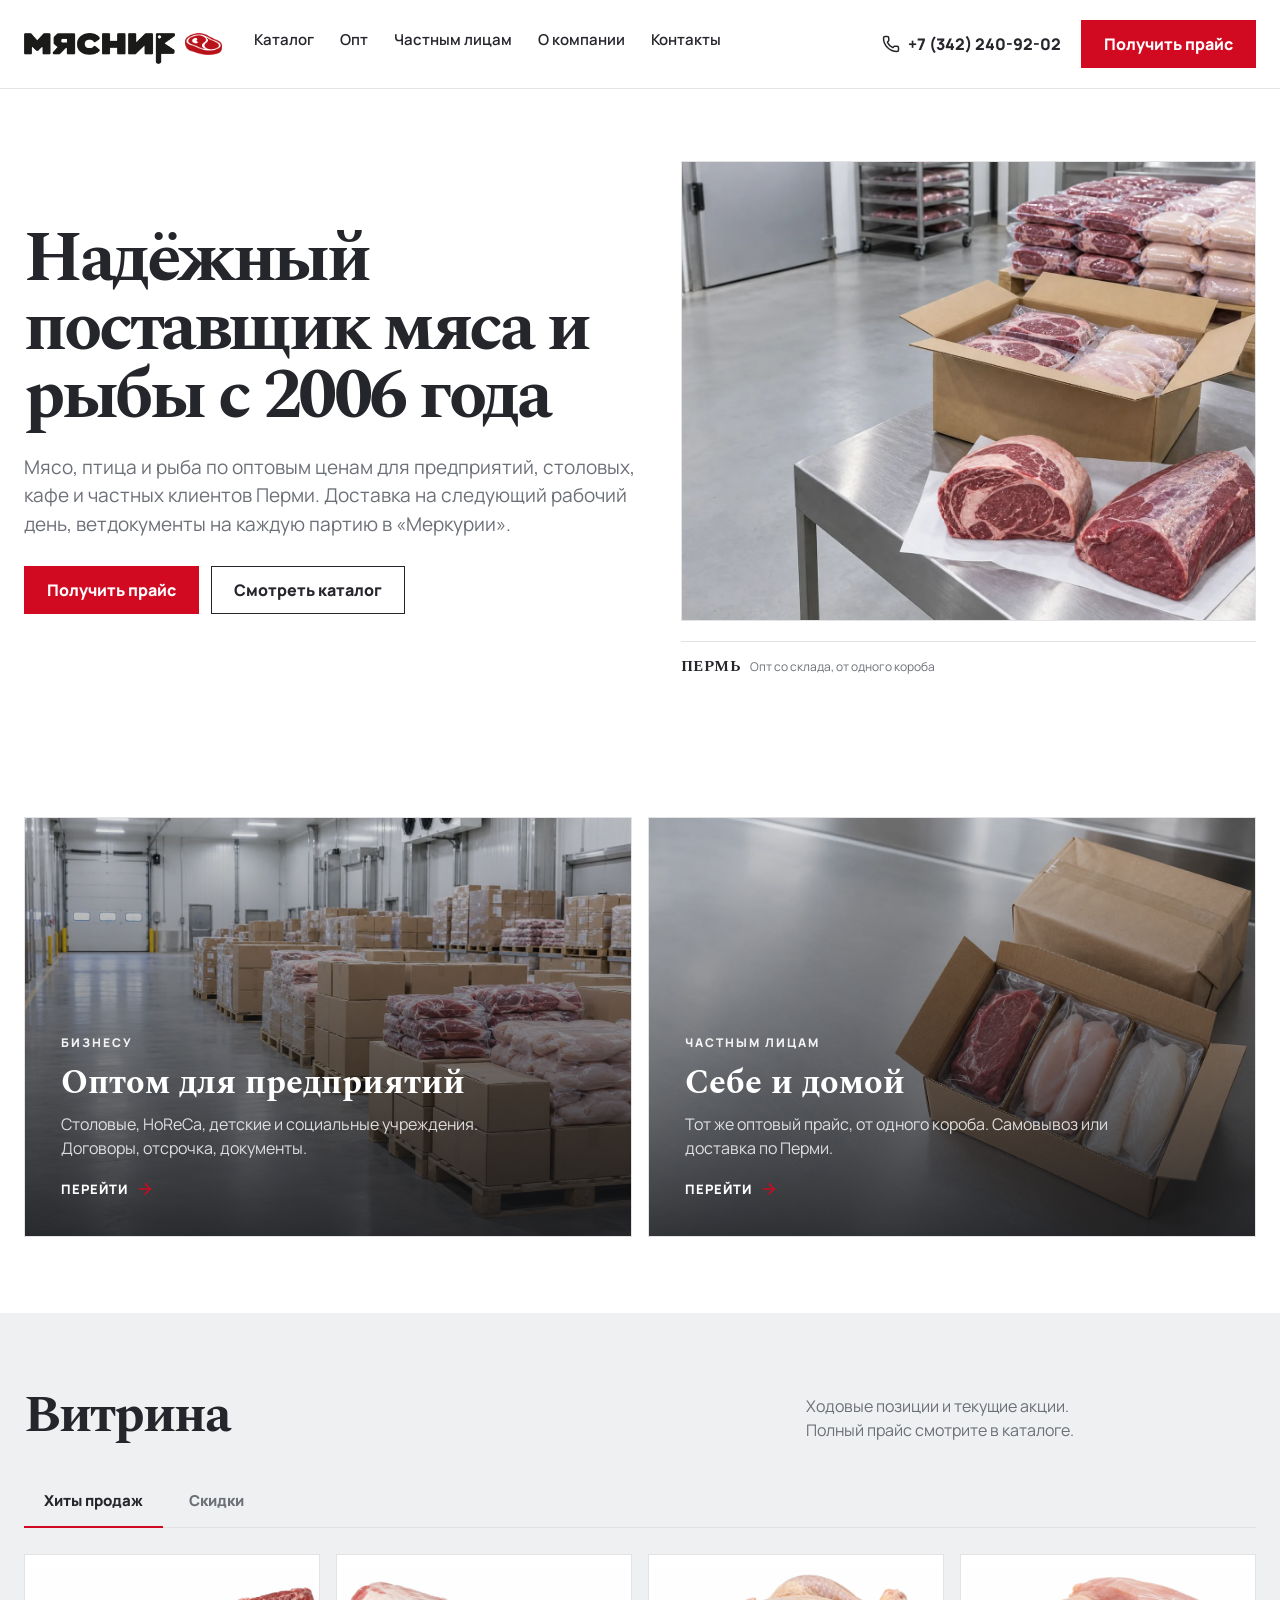
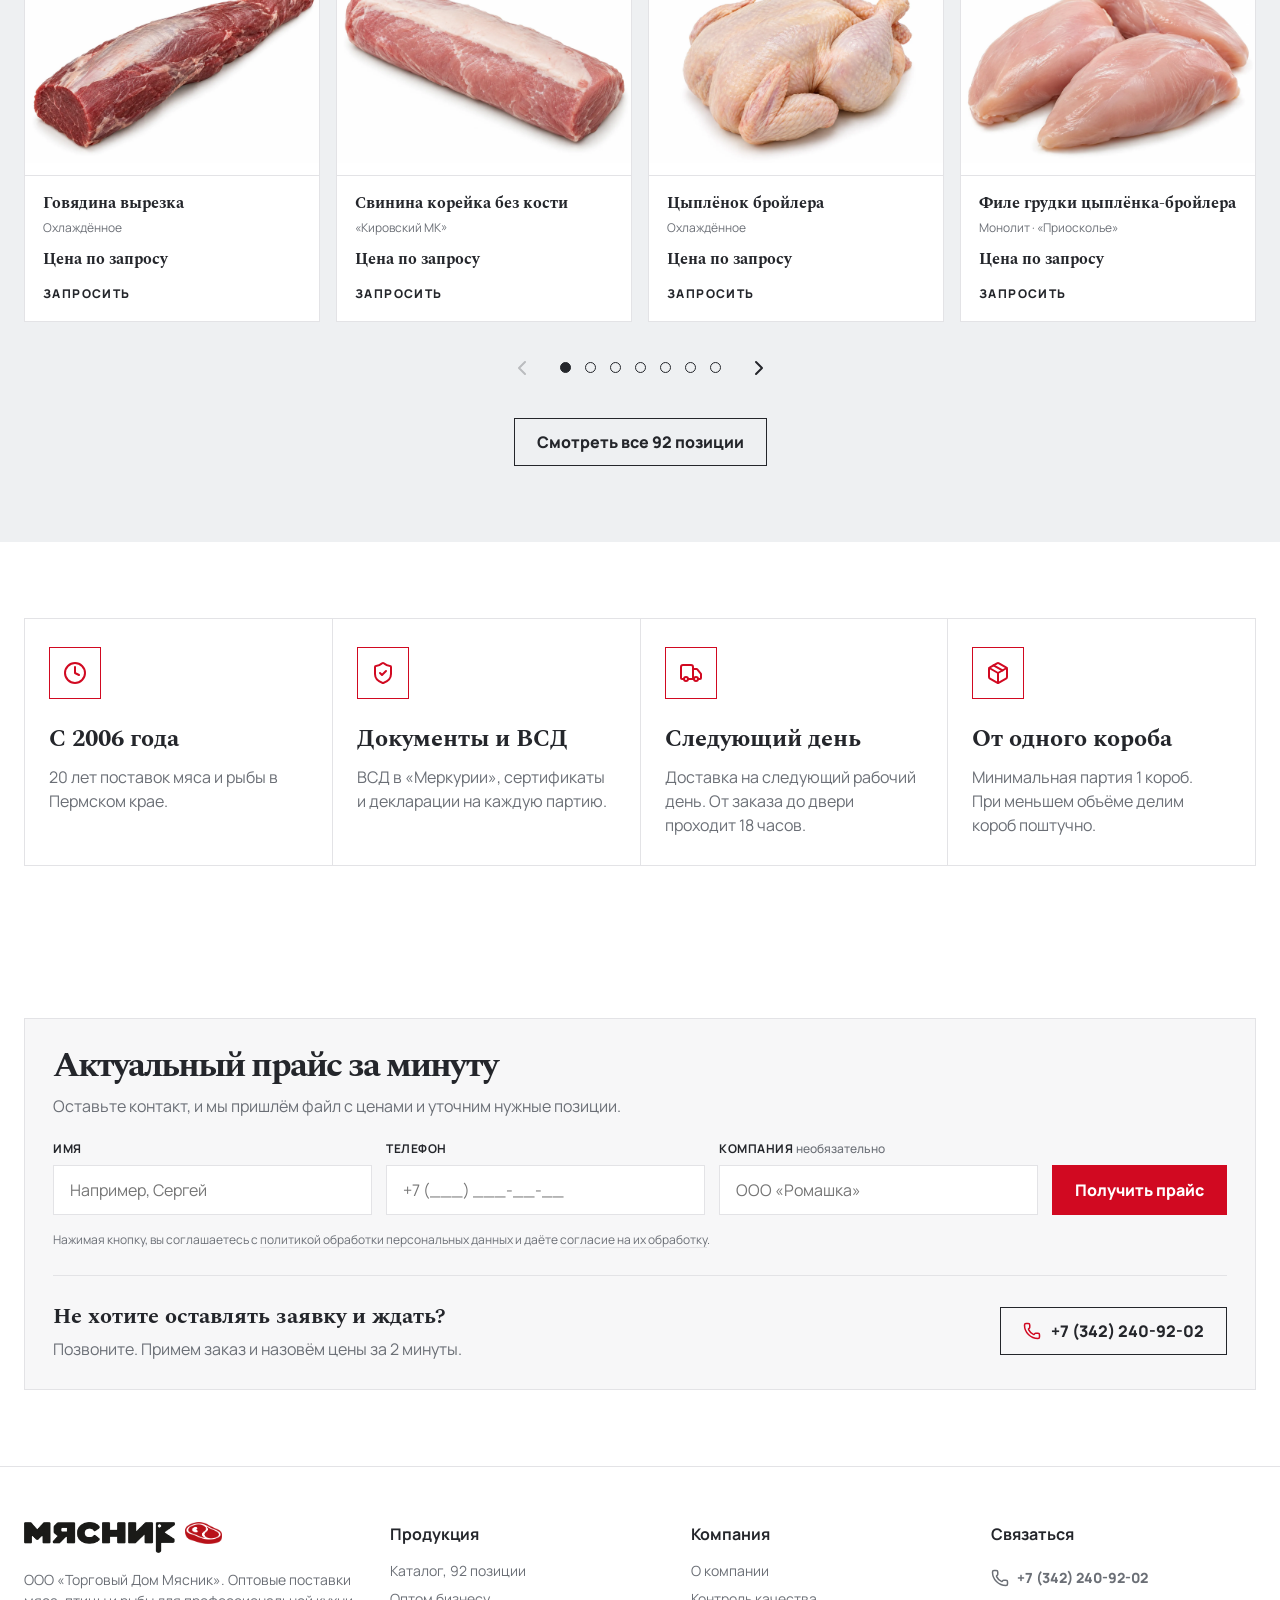
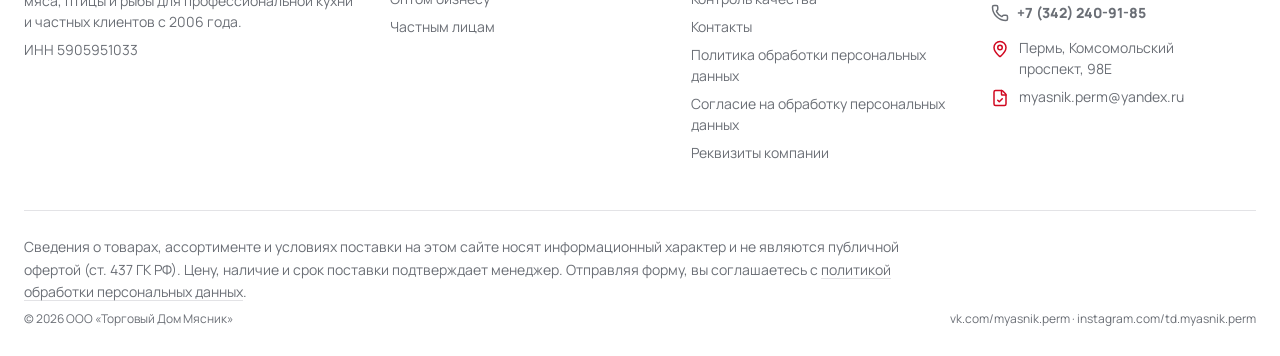
<file: index.html>
<!doctype html><html lang="ru"><head><meta charset="utf-8"><meta name="viewport" content="width=device-width,initial-scale=1"><title>Мясо, птица и рыба оптом и в розницу в Перми · ТД «Мясник»</title><meta name="description" content="ООО «Торговый Дом Мясник»: мясо, птица и рыба по оптовым ценам для предприятий и частных лиц Перми с 2006 года. Доставка на следующий день, от одного короба."><link rel="icon" href="favicon.ico?v=3" sizes="any"><link rel="apple-touch-icon" href="assets/logo-icon.png?v=3"><link rel="preconnect" href="https://fonts.googleapis.com"><link rel="preconnect" href="https://fonts.gstatic.com" crossorigin><link href="https://fonts.googleapis.com/css2?family=Manrope:wght@400;500;600;700;800&family=Spectral:wght@500;600;700&display=swap" rel="stylesheet"><link rel="stylesheet" href="site.css"></head><body>
<header class="header"><div class="wrap header-in"><a class="logo" href="index.html"><img class="logo-mark" src="assets/logo-mark.webp" width="396" height="240" alt="" loading="eager"><span class="logo-w"><img src="assets/logo-word.webp" width="532" height="109" alt="Мясник"></span></a><nav class="nav"><a href="katalog.html">Каталог</a><a href="opt.html">Опт</a><a href="chastnym.html">Частным лицам</a><a href="o-kompanii.html">О компании</a><a href="kontakty.html">Контакты</a></nav><a class="phone" href="tel:+73422409202"><svg class="icon icon-sm" viewBox="0 0 24 24" fill="none" stroke="currentColor" stroke-width="2" stroke-linecap="round" stroke-linejoin="round"><path d="M13.832 16.568a1 1 0 0 0 1.213-.303l.355-.465A2 2 0 0 1 17 15h3a2 2 0 0 1 2 2v3a2 2 0 0 1-2 2A18 18 0 0 1 2 4a2 2 0 0 1 2-2h3a2 2 0 0 1 2 2v3a2 2 0 0 1-.8 1.6l-.468.351a1 1 0 0 0-.292 1.233 14 14 0 0 0 6.392 6.384"/></svg>+7 (342) 240-92-02</a><a class="button accent" href="#price">Получить прайс</a><button class="burger" type="button" aria-label="Меню" aria-expanded="false"><svg class="icon" viewBox="0 0 24 24" fill="none" stroke="currentColor" stroke-width="2" stroke-linecap="round"><path d="M4 7h16"/><path d="M4 12h16"/><path d="M4 17h16"/></svg></button></div><nav class="wrap mobile-nav"><a href="katalog.html">Каталог</a><a href="opt.html">Опт</a><a href="chastnym.html">Частным лицам</a><a href="o-kompanii.html">О компании</a><a href="kontakty.html">Контакты</a><a href="#price">Получить прайс</a></nav></header>
<main>
<section class="hero"><div class="wrap hero-grid">
  <div>
    <h1>Надёжный поставщик мяса и рыбы с 2006 года</h1>
    <p class="lead">Мясо, птица и рыба по оптовым ценам для предприятий, столовых, кафе и частных клиентов Перми. Доставка на следующий рабочий день, ветдокументы на каждую партию в «Меркурии».</p>
    <div class="actions"><a class="button accent" href="#price">Получить прайс</a><a class="button ghost" href="katalog.html">Смотреть каталог</a></div>
  </div>
  <div><div class="hero-shot"><img class="hero-photo" src="assets/hero-optom.webp" width="1536" height="1024" alt="Оптовая поставка мяса и птицы: короб с вакуумной упаковкой и отрубы на складе"></div><div class="shot-tag"><b>Пермь</b><span>Опт со склада, от одного короба</span></div></div>
</div></section>
<section class="section"><div class="wrap">
  <div class="split">
    <a class="split-tile" href="opt.html"><img src="assets/opt-tile.webp" alt="Холодильный склад с паллетами продукции"><div class="st-in"><div class="st-kick">Бизнесу</div><h2>Оптом для предприятий</h2><p>Столовые, HoReCa, детские и социальные учреждения. Договоры, отсрочка, документы.</p><span class="st-link">Перейти <svg class="icon icon-sm" viewBox="0 0 24 24" fill="none" stroke="currentColor" stroke-width="2" stroke-linecap="round" stroke-linejoin="round"><path d="M5 12h14"/><path d="m12 5 7 7-7 7"/></svg></span></div></a>
    <a class="split-tile" href="chastnym.html"><img src="assets/retail-tile.webp" alt="Короб со свежей продукцией для частного заказа"><div class="st-in"><div class="st-kick">Частным лицам</div><h2>Себе и домой</h2><p>Тот же оптовый прайс, от одного короба. Самовывоз или доставка по Перми.</p><span class="st-link">Перейти <svg class="icon icon-sm" viewBox="0 0 24 24" fill="none" stroke="currentColor" stroke-width="2" stroke-linecap="round" stroke-linejoin="round"><path d="M5 12h14"/><path d="m12 5 7 7-7 7"/></svg></span></div></a>
  </div>
</div></section>
<section class="section sec-grey"><div class="wrap">
  <div class="sec-head"><h2>Витрина</h2><p>Ходовые позиции и текущие акции. Полный прайс смотрите в каталоге.</p></div>
  <div class="showcase">
    <div class="tabs" role="tablist">
      <button class="tab-btn active" data-tab="hits">Хиты продаж</button>
      <button class="tab-btn" data-tab="sales">Скидки</button>
    </div>
    <div class="track" data-panel="hits"><article class="prod"><div class="ph"><img src="assets/catalog/13.webp" width="1536" height="1024" alt="Говядина вырезка" loading="lazy"></div><div class="p-pad"><h3>Говядина вырезка</h3><div class="meta">Охлаждённое</div><div class="price">Цена по запросу</div><a class="link" href="#price">Запросить</a></div></article><article class="prod"><div class="ph"><img src="assets/catalog/22.webp" width="1536" height="1024" alt="Свинина корейка без кости" loading="lazy"></div><div class="p-pad"><h3>Свинина корейка без кости</h3><div class="meta">«Кировский МК»</div><div class="price">Цена по запросу</div><a class="link" href="#price">Запросить</a></div></article><article class="prod"><div class="ph"><img src="assets/catalog/1.webp" width="1536" height="1024" alt="Цыплёнок бройлера охлаждённый" loading="lazy"></div><div class="p-pad"><h3>Цыплёнок бройлера</h3><div class="meta">Охлаждённое</div><div class="price">Цена по запросу</div><a class="link" href="#price">Запросить</a></div></article><article class="prod"><div class="ph"><img src="assets/catalog/2.webp" width="1536" height="1024" alt="Филе грудки цыплёнка-бройлера, «Приосколье»" loading="lazy"></div><div class="p-pad"><h3>Филе грудки цыплёнка-бройлера</h3><div class="meta">Монолит · «Приосколье»</div><div class="price">Цена по запросу</div><a class="link" href="#price">Запросить</a></div></article><article class="prod"><div class="ph"><img src="assets/catalog/30.webp" width="1536" height="1024" alt="Сёмга (лосось) свежемороженая" loading="lazy"></div><div class="p-pad"><h3>Сёмга (лосось)</h3><div class="meta">Замороженное · размер 5–6</div><div class="price">Цена по запросу</div><a class="link" href="#price">Запросить</a></div></article><article class="prod"><div class="ph"><img src="assets/catalog/20.webp" width="1536" height="1024" alt="Свинина шея без кости" loading="lazy"></div><div class="p-pad"><h3>Свинина шея без кости</h3><div class="meta">«Кировский МК»</div><div class="price">Цена по запросу</div><a class="link" href="#price">Запросить</a></div></article><article class="prod"><div class="ph"><img src="assets/catalog/14.webp" width="1536" height="1024" alt="Говядина задняя четвертина" loading="lazy"></div><div class="p-pad"><h3>Говядина задняя четвертина</h3><div class="meta">«МК Казанский»</div><div class="price">Цена по запросу</div><a class="link" href="#price">Запросить</a></div></article></div>
    <div class="track" data-panel="sales" hidden><article class="prod"><div class="ph"><img src="assets/catalog/15.webp" width="1536" height="1024" alt="Фарш «Говяжий», ТД «Горняк»" loading="lazy"></div><div class="p-pad"><h3>Фарш «Говяжий»</h3><div class="meta">ТД «Горняк»</div><div class="price">Цена по запросу</div><a class="link" href="#price">Запросить</a></div></article><article class="prod"><div class="ph"><img src="assets/catalog/5.webp" width="1536" height="1024" alt="Окорочка цыплёнка-бройлера, «Приосколье»" loading="lazy"></div><div class="p-pad"><h3>Окорочка цыплёнка-бройлера</h3><div class="meta">Монолит · «Приосколье»</div><div class="price">Цена по запросу</div><a class="link" href="#price">Запросить</a></div></article><article class="prod"><div class="ph"><img src="assets/catalog/28.webp" width="1536" height="1024" alt="Горбуша без головы" loading="lazy"></div><div class="p-pad"><h3>Горбуша без головы</h3><div class="meta">Замороженное</div><div class="price">Цена по запросу</div><a class="link" href="#price">Запросить</a></div></article><article class="prod"><div class="ph"><img src="assets/catalog/21.webp" width="1536" height="1024" alt="Свинина окорок без кости" loading="lazy"></div><div class="p-pad"><h3>Свинина окорок без кости</h3><div class="meta">«Кировский МК»</div><div class="price">Цена по запросу</div><a class="link" href="#price">Запросить</a></div></article><article class="prod"><div class="ph"><img src="assets/catalog/6.webp" width="1536" height="1024" alt="Крылья цыплёнка-бройлера" loading="lazy"></div><div class="p-pad"><h3>Крылья цыплёнка-бройлера</h3><div class="meta">Замороженное · подложка · «Приосколье»</div><div class="price">Цена по запросу</div><a class="link" href="#price">Запросить</a></div></article><article class="prod"><div class="ph"><img src="assets/catalog/32.webp" width="1536" height="1024" alt="Филе минтая на шкуре" loading="lazy"></div><div class="p-pad"><h3>Филе минтая на шкуре</h3><div class="price">Цена по запросу</div><a class="link" href="#price">Запросить</a></div></article><article class="prod"><div class="ph"><img src="assets/catalog/35.webp" width="1536" height="1024" alt="Кальмар-тушка" loading="lazy"></div><div class="p-pad"><h3>Кальмар-тушка</h3><div class="price">Цена по запросу</div><a class="link" href="#price">Запросить</a></div></article></div>
    <div class="cctrl"><button class="cnav prev" aria-label="Назад"><svg class="icon" viewBox="0 0 24 24" fill="none" stroke="currentColor" stroke-width="2" stroke-linecap="round" stroke-linejoin="round"><path d="m15 18-6-6 6-6"/></svg></button><div class="dots" data-dots></div><button class="cnav next" aria-label="Вперёд"><svg class="icon" viewBox="0 0 24 24" fill="none" stroke="currentColor" stroke-width="2" stroke-linecap="round" stroke-linejoin="round"><path d="m9 18 6-6-6-6"/></svg></button></div>
  </div>
  <div class="center"><a class="button ghost" href="katalog.html">Смотреть все 92 позиции</a></div>
</div></section>
<section class="section"><div class="wrap">
  <div class="grid4 grid-framed">
    <div class="segment"><span class="icon-badge"><svg class="icon" viewBox="0 0 24 24" fill="none" stroke="currentColor" stroke-width="2" stroke-linecap="round" stroke-linejoin="round"><circle cx="12" cy="12" r="10"/><path d="M12 6v6l4 2"/></svg></span><h3>С 2006 года</h3><p>20 лет поставок мяса и рыбы в Пермском крае.</p></div>
    <div class="segment"><span class="icon-badge"><svg class="icon" viewBox="0 0 24 24" fill="none" stroke="currentColor" stroke-width="2" stroke-linecap="round" stroke-linejoin="round"><path d="M20 13c0 5-3.5 7.5-7.66 8.95a1 1 0 0 1-.67-.01C7.5 20.5 4 18 4 13V6a1 1 0 0 1 1-1c2 0 4.5-1.2 6.24-2.72a1.17 1.17 0 0 1 1.52 0C14.51 3.81 17 5 19 5a1 1 0 0 1 1 1z"/><path d="m9 12 2 2 4-4"/></svg></span><h3>Документы и ВСД</h3><p>ВСД в «Меркурии», сертификаты и декларации на каждую партию.</p></div>
    <div class="segment"><span class="icon-badge"><svg class="icon" viewBox="0 0 24 24" fill="none" stroke="currentColor" stroke-width="2" stroke-linecap="round" stroke-linejoin="round"><path d="M14 18V6a2 2 0 0 0-2-2H4a2 2 0 0 0-2 2v11a1 1 0 0 0 1 1h2"/><path d="M15 18H9"/><path d="M19 18h2a1 1 0 0 0 1-1v-3.65a1 1 0 0 0-.22-.624l-3.48-4.35A1 1 0 0 0 17.52 8H14"/><circle cx="17" cy="18" r="2"/><circle cx="7" cy="18" r="2"/></svg></span><h3>Следующий день</h3><p>Доставка на следующий рабочий день. От заказа до двери проходит 18 часов.</p></div>
    <div class="segment"><span class="icon-badge"><svg class="icon" viewBox="0 0 24 24" fill="none" stroke="currentColor" stroke-width="2" stroke-linecap="round" stroke-linejoin="round"><path d="M11 21.73a2 2 0 0 0 2 0l7-4A2 2 0 0 0 21 16V8a2 2 0 0 0-1-1.73l-7-4a2 2 0 0 0-2 0l-7 4A2 2 0 0 0 3 8v8a2 2 0 0 0 1 1.73z"/><path d="M12 22V12"/><polyline points="3.29 7 12 12 20.71 7"/><path d="m7.5 4.27 9 5.15"/></svg></span><h3>От одного короба</h3><p>Минимальная партия 1 короб. При меньшем объёме делим короб поштучно.</p></div>
  </div>
</div></section>
<section class="section white" id="price"><div class="wrap"><div class="filter">
  <div class="sec-head"><h2>Актуальный прайс за минуту</h2><p>Оставьте контакт, и мы пришлём файл с ценами и уточним нужные позиции.</p></div>
  <form class="lead-form" data-demo>
    <label class="fld"><span class="fld-l">Имя</span><input class="field" name="name" placeholder="Например, Сергей" required></label>
    <label class="fld"><span class="fld-l">Телефон</span><input class="field" name="phone" type="tel" inputmode="tel" placeholder="+7 (___) ___-__-__" data-phone required></label>
    <label class="fld"><span class="fld-l">Компания <em>необязательно</em></span><input class="field" name="company" placeholder="ООО «Ромашка»"></label>
    <button class="button accent">Получить прайс</button><p class="form-consent">Нажимая кнопку, вы соглашаетесь с <a href="privacy.html">политикой обработки персональных данных</a> и даёте <a href="privacy.html#soglasie">согласие на их обработку</a>.</p>
  </form>
  <div class="call-cta"><div><h3>Не хотите оставлять заявку и ждать?</h3><p>Позвоните. Примем заказ и назовём цены за 2 минуты.</p></div><a class="button ghost" href="tel:+73422409202"><svg class="icon icon-sm" viewBox="0 0 24 24" fill="none" stroke="currentColor" stroke-width="2" stroke-linecap="round" stroke-linejoin="round"><path d="M13.832 16.568a1 1 0 0 0 1.213-.303l.355-.465A2 2 0 0 1 17 15h3a2 2 0 0 1 2 2v3a2 2 0 0 1-2 2A18 18 0 0 1 2 4a2 2 0 0 1 2-2h3a2 2 0 0 1 2 2v3a2 2 0 0 1-.8 1.6l-.468.351a1 1 0 0 0-.292 1.233 14 14 0 0 0 6.392 6.384"/></svg>+7 (342) 240-92-02</a></div>
</div></div></section>
</main>
<footer class="footer"><div class="wrap">
  <div class="foot-grid">
    <div><div class="logo"><img class="logo-mark" src="assets/logo-mark.webp" width="396" height="240" alt="" loading="eager"><span class="logo-w"><img src="assets/logo-word.webp" width="532" height="109" alt="Мясник"></span></div><p>ООО «Торговый Дом Мясник». Оптовые поставки мяса, птицы и рыбы для профессиональной кухни и частных клиентов с 2006 года.</p><p>ИНН 5905951033</p></div>
    <div><h4>Продукция</h4><a href="katalog.html">Каталог, 92 позиции</a><a href="opt.html">Оптом бизнесу</a><a href="chastnym.html">Частным лицам</a></div>
    <div><h4>Компания</h4><a href="o-kompanii.html">О компании</a><a href="o-kompanii.html#quality">Контроль качества</a><a href="kontakty.html">Контакты</a><a href="privacy.html">Политика обработки персональных данных</a><a href="privacy.html#soglasie">Согласие на обработку персональных данных</a><a href="kontakty.html#rekvizity">Реквизиты компании</a></div>
    <div><h4>Связаться</h4><a class="phone" href="tel:+73422409202"><svg class="icon icon-sm" viewBox="0 0 24 24" fill="none" stroke="currentColor" stroke-width="2" stroke-linecap="round" stroke-linejoin="round"><path d="M13.832 16.568a1 1 0 0 0 1.213-.303l.355-.465A2 2 0 0 1 17 15h3a2 2 0 0 1 2 2v3a2 2 0 0 1-2 2A18 18 0 0 1 2 4a2 2 0 0 1 2-2h3a2 2 0 0 1 2 2v3a2 2 0 0 1-.8 1.6l-.468.351a1 1 0 0 0-.292 1.233 14 14 0 0 0 6.392 6.384"/></svg>+7 (342) 240-92-02</a><a class="phone" href="tel:+73422409185"><svg class="icon icon-sm" viewBox="0 0 24 24" fill="none" stroke="currentColor" stroke-width="2" stroke-linecap="round" stroke-linejoin="round"><path d="M13.832 16.568a1 1 0 0 0 1.213-.303l.355-.465A2 2 0 0 1 17 15h3a2 2 0 0 1 2 2v3a2 2 0 0 1-2 2A18 18 0 0 1 2 4a2 2 0 0 1 2-2h3a2 2 0 0 1 2 2v3a2 2 0 0 1-.8 1.6l-.468.351a1 1 0 0 0-.292 1.233 14 14 0 0 0 6.392 6.384"/></svg>+7 (342) 240-91-85</a><p class="icon-line"><svg class="icon icon-sm" viewBox="0 0 24 24" fill="none" stroke="currentColor" stroke-width="2" stroke-linecap="round" stroke-linejoin="round"><path d="M20 10c0 4.993-5.539 10.193-7.399 11.799a1 1 0 0 1-1.202 0C9.539 20.193 4 14.993 4 10a8 8 0 0 1 16 0"/><circle cx="12" cy="10" r="3"/></svg><span>Пермь, Комсомольский проспект, 98Е</span></p><p class="icon-line"><svg class="icon icon-sm" viewBox="0 0 24 24" fill="none" stroke="currentColor" stroke-width="2" stroke-linecap="round" stroke-linejoin="round"><path d="M6 22a2 2 0 0 1-2-2V4a2 2 0 0 1 2-2h8a2.4 2.4 0 0 1 1.704.706l3.588 3.588A2.4 2.4 0 0 1 20 8v12a2 2 0 0 1-2 2z"/><path d="M14 2v5a1 1 0 0 0 1 1h5"/><path d="m9 15 2 2 4-4"/></svg><span>myasnik.perm@yandex.ru</span></p></div>
  </div>
  <div class="foot-bottom"><p class="fb-note">Сведения о товарах, ассортименте и условиях поставки на этом сайте носят информационный характер и не являются публичной офертой (ст. 437 ГК РФ). Цену, наличие и срок поставки подтверждает менеджер. Отправляя форму, вы соглашаетесь с <a href="privacy.html">политикой обработки персональных данных</a>.</p><div class="fb-row"><span>© 2026 ООО «Торговый Дом Мясник»</span><span>vk.com/myasnik.perm · instagram.com/td.myasnik.perm</span></div></div>
</div></footer>
<div class="toast"></div><script src="site.js"></script></body></html>
</file>
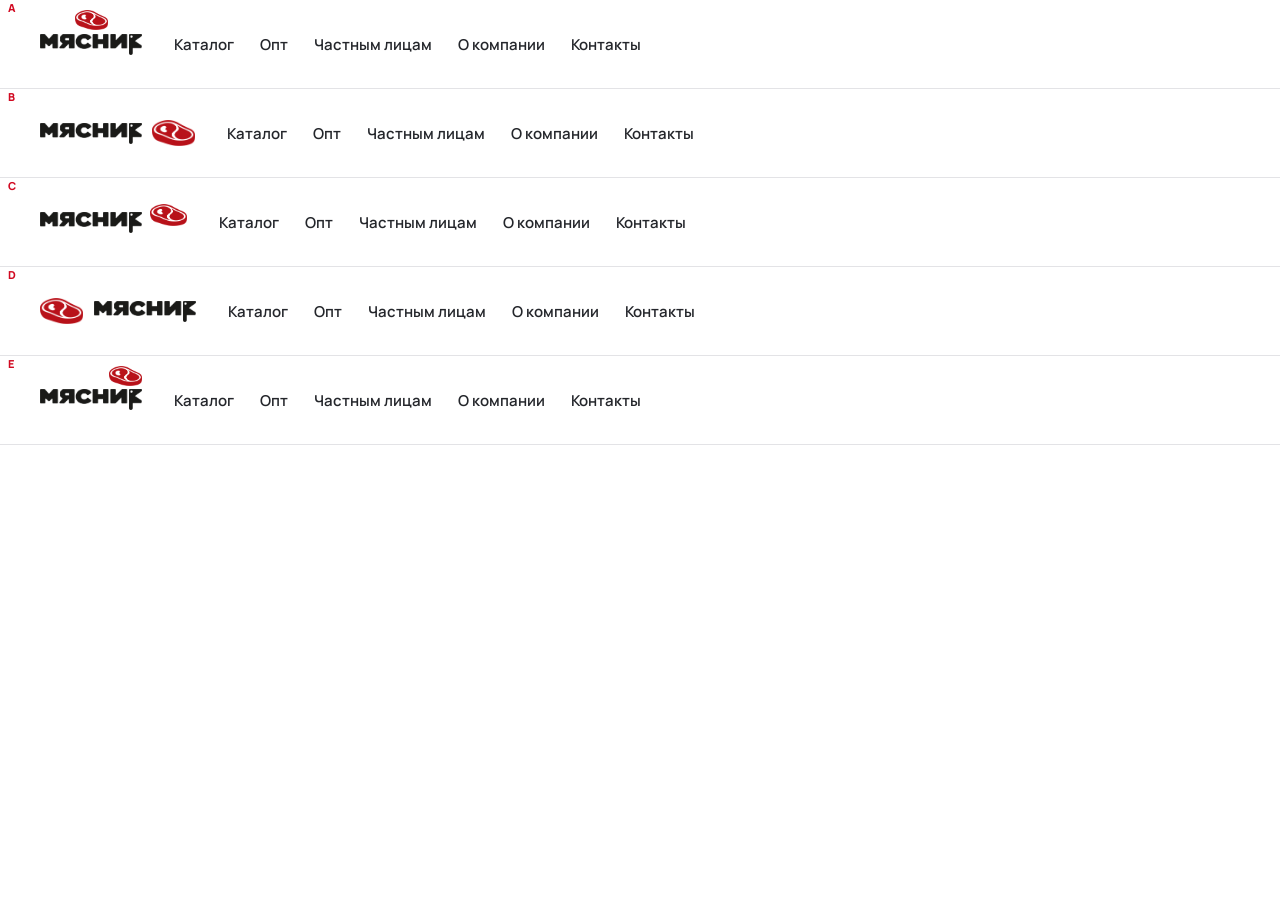
<file: _logo.html>
<!doctype html><meta charset="utf-8"><title>варианты лого</title>
<link href="https://fonts.googleapis.com/css2?family=Manrope:wght@400;600;700;800&display=swap" rel="stylesheet">
<style>
body{margin:0;font-family:Manrope,Arial,sans-serif;background:#fff;color:#24262b}
.row{display:flex;align-items:center;height:88px;border-bottom:1px solid #e3e3e6;padding:0 40px;gap:0}
.tag{position:absolute;left:8px;font-size:11px;font-weight:800;color:#d10921;letter-spacing:1px}
.wrap{position:relative}
.nav{display:flex;gap:26px;margin-left:32px;font-size:15px;font-weight:600}
.mark{display:block;width:auto}
.word{display:block;width:auto;height:21px}

/* A — знак сверху по центру (текущий) */
.a{display:flex;flex-direction:column;align-items:center;gap:4px;padding-bottom:24px}
.a .mark{height:20px}
/* B — знак справа, по центру строки */
.b{display:flex;align-items:center;gap:10px}
.b .mark{height:26px}
/* C — знак справа, приподнят над тесаком */
.c{display:flex;align-items:flex-start;gap:8px}
.c .mark{height:22px;margin-top:-8px}
/* D — знак слева от надписи */
.d{display:flex;align-items:center;gap:11px}
.d .mark{height:26px}
/* E — знак сверху, прижат вправо (над тесаком) */
.e{display:flex;flex-direction:column;align-items:flex-end;gap:3px;padding-bottom:24px}
.e .mark{height:20px}
</style>
<div class="wrap"><div class="tag">A</div><div class="row">
  <a class="a"><img class="mark" src="assets/logo-mark.webp"><img class="word" src="assets/logo-word.webp"></a>
  <nav class="nav"><span>Каталог</span><span>Опт</span><span>Частным лицам</span><span>О компании</span><span>Контакты</span></nav></div></div>
<div class="wrap"><div class="tag">B</div><div class="row">
  <a class="b"><img class="word" src="assets/logo-word.webp"><img class="mark" src="assets/logo-mark.webp"></a>
  <nav class="nav"><span>Каталог</span><span>Опт</span><span>Частным лицам</span><span>О компании</span><span>Контакты</span></nav></div></div>
<div class="wrap"><div class="tag">C</div><div class="row">
  <a class="c"><img class="word" src="assets/logo-word.webp"><img class="mark" src="assets/logo-mark.webp"></a>
  <nav class="nav"><span>Каталог</span><span>Опт</span><span>Частным лицам</span><span>О компании</span><span>Контакты</span></nav></div></div>
<div class="wrap"><div class="tag">D</div><div class="row">
  <a class="d"><img class="mark" src="assets/logo-mark.webp"><img class="word" src="assets/logo-word.webp"></a>
  <nav class="nav"><span>Каталог</span><span>Опт</span><span>Частным лицам</span><span>О компании</span><span>Контакты</span></nav></div></div>
<div class="wrap"><div class="tag">E</div><div class="row">
  <a class="e"><img class="mark" src="assets/logo-mark.webp"><img class="word" src="assets/logo-word.webp"></a>
  <nav class="nav"><span>Каталог</span><span>Опт</span><span>Частным лицам</span><span>О компании</span><span>Контакты</span></nav></div></div>
</file>
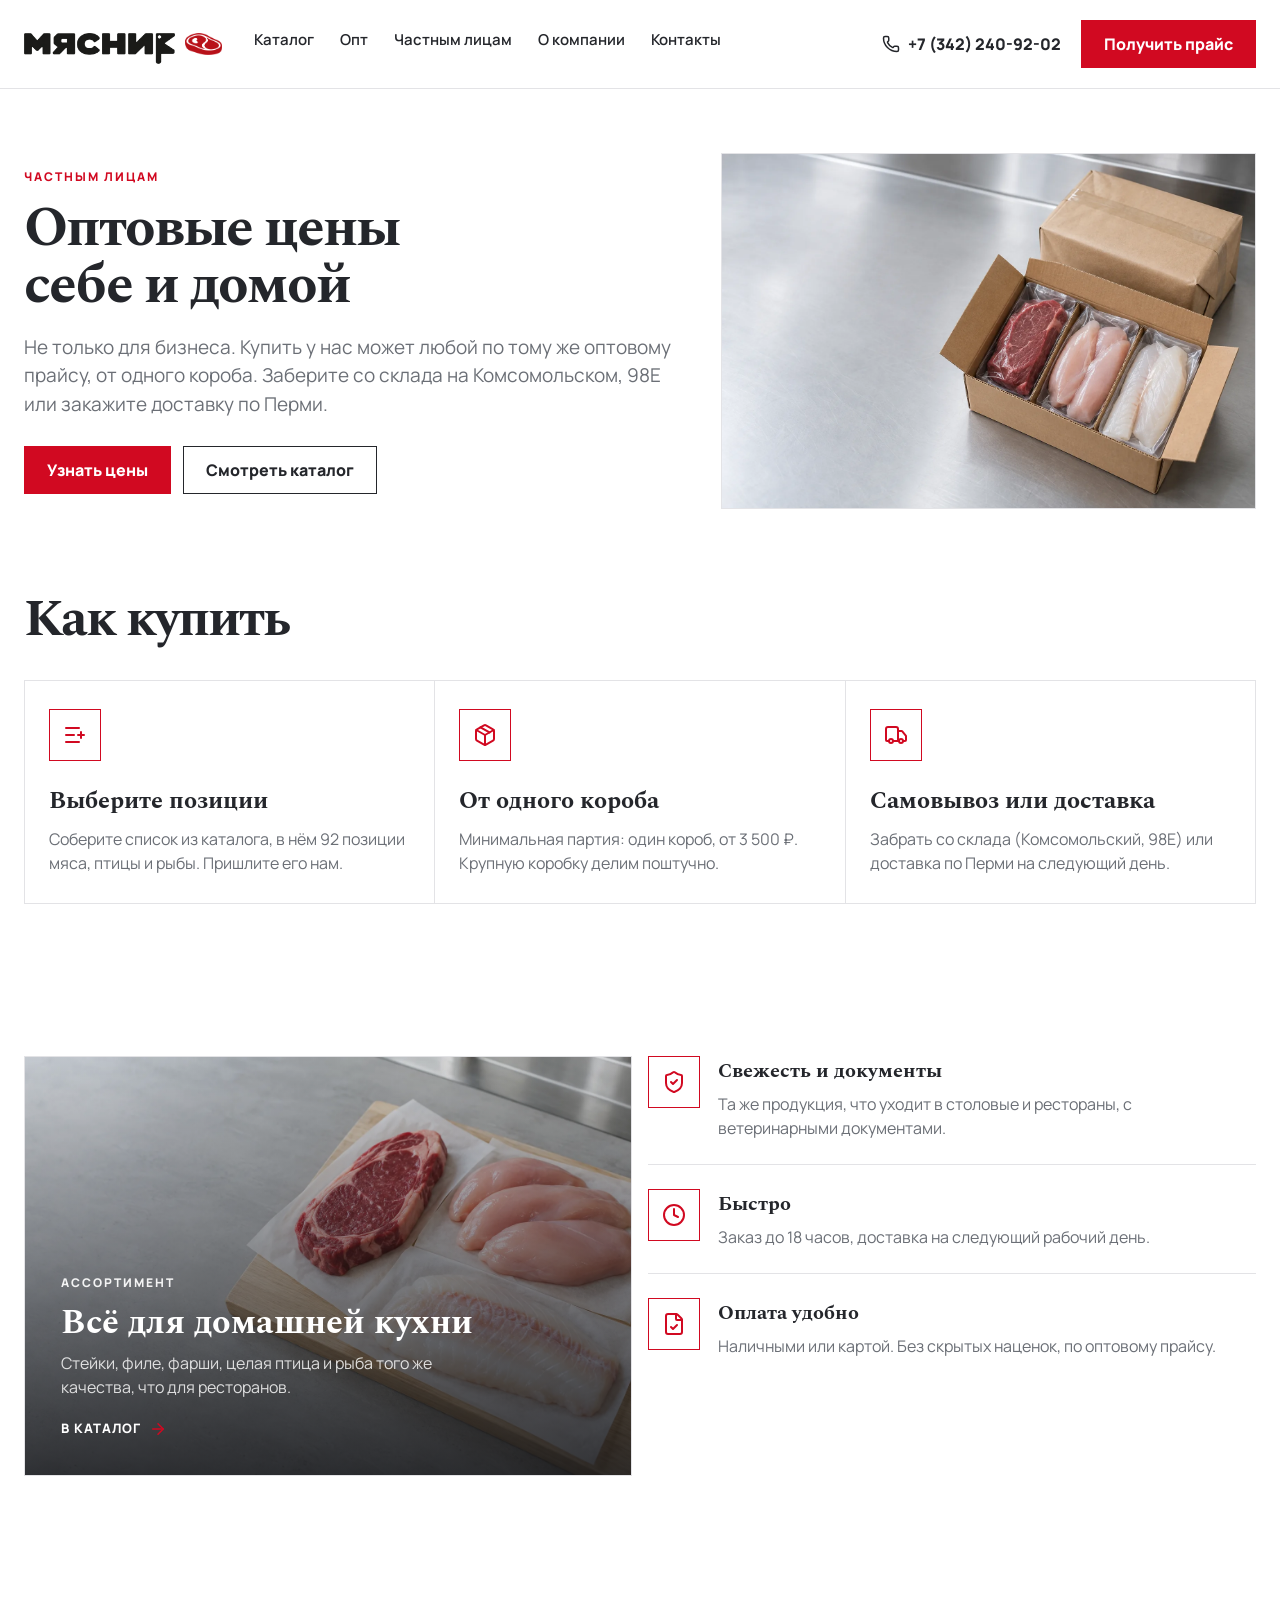
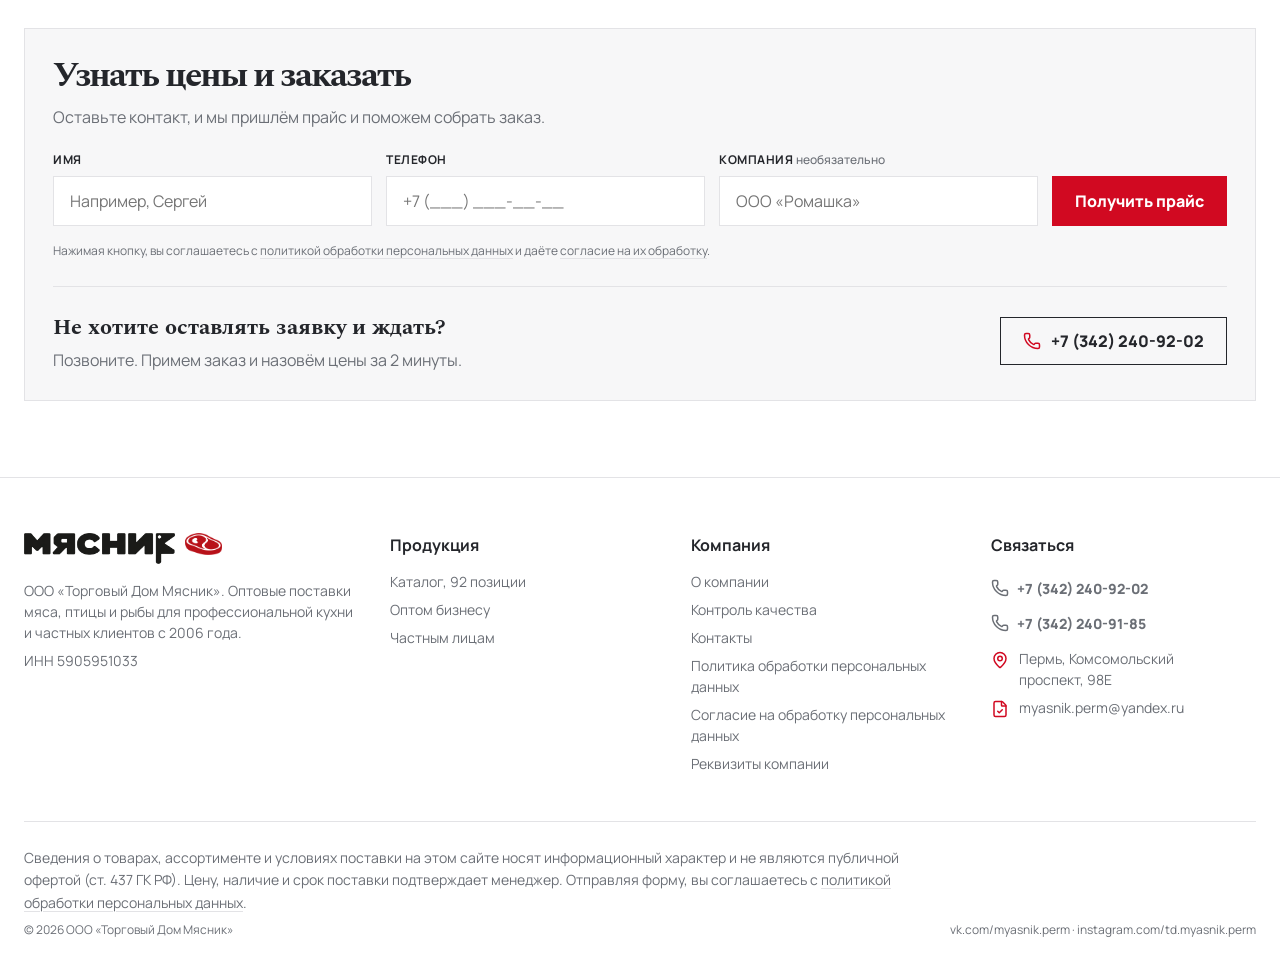
<file: chastnym.html>
<!doctype html><html lang="ru"><head><meta charset="utf-8"><meta name="viewport" content="width=device-width,initial-scale=1"><title>Мясо и рыба по оптовым ценам частным лицам · ТД «Мясник»</title><meta name="description" content="Купить мясо, птицу и рыбу по оптовым ценам частному лицу в Перми, от одного короба, самовывоз или доставка. ТД «Мясник»."><link rel="icon" href="favicon.ico?v=3" sizes="any"><link rel="apple-touch-icon" href="assets/logo-icon.png?v=3"><link rel="preconnect" href="https://fonts.googleapis.com"><link rel="preconnect" href="https://fonts.gstatic.com" crossorigin><link href="https://fonts.googleapis.com/css2?family=Manrope:wght@400;500;600;700;800&family=Spectral:wght@500;600;700&display=swap" rel="stylesheet"><link rel="stylesheet" href="site.css"></head><body>
<header class="header"><div class="wrap header-in"><a class="logo" href="index.html"><img class="logo-mark" src="assets/logo-mark.webp" width="396" height="240" alt="" loading="eager"><span class="logo-w"><img src="assets/logo-word.webp" width="532" height="109" alt="Мясник"></span></a><nav class="nav"><a href="katalog.html">Каталог</a><a href="opt.html">Опт</a><a href="chastnym.html">Частным лицам</a><a href="o-kompanii.html">О компании</a><a href="kontakty.html">Контакты</a></nav><a class="phone" href="tel:+73422409202"><svg class="icon icon-sm" viewBox="0 0 24 24" fill="none" stroke="currentColor" stroke-width="2" stroke-linecap="round" stroke-linejoin="round"><path d="M13.832 16.568a1 1 0 0 0 1.213-.303l.355-.465A2 2 0 0 1 17 15h3a2 2 0 0 1 2 2v3a2 2 0 0 1-2 2A18 18 0 0 1 2 4a2 2 0 0 1 2-2h3a2 2 0 0 1 2 2v3a2 2 0 0 1-.8 1.6l-.468.351a1 1 0 0 0-.292 1.233 14 14 0 0 0 6.392 6.384"/></svg>+7 (342) 240-92-02</a><a class="button accent" href="#price">Получить прайс</a><button class="burger" type="button" aria-label="Меню" aria-expanded="false"><svg class="icon" viewBox="0 0 24 24" fill="none" stroke="currentColor" stroke-width="2" stroke-linecap="round"><path d="M4 7h16"/><path d="M4 12h16"/><path d="M4 17h16"/></svg></button></div><nav class="wrap mobile-nav"><a href="katalog.html">Каталог</a><a href="opt.html">Опт</a><a href="chastnym.html" aria-current="page">Частным лицам</a><a href="o-kompanii.html">О компании</a><a href="kontakty.html">Контакты</a><a href="#price">Получить прайс</a></nav></header>
<main>

<section class="page-hero page-hero--img"><div class="wrap page-hero-grid"><div><div class="ph-kick">Частным лицам</div><h1>Оптовые цены себе и домой</h1><p class="lead">Не только для бизнеса. Купить у нас может любой по тому же оптовому прайсу, от одного короба. Заберите со склада на Комсомольском, 98Е или закажите доставку по Перми.</p><div class="actions"><a class="button accent" href="#price">Узнать цены</a><a class="button ghost" href="katalog.html">Смотреть каталог</a></div></div><div class="ph-media"><img src="assets/retail-tile.webp" alt="Короб со свежей продукцией для частного заказа"></div></div></section>

<section class="section"><div class="wrap"><div class="sec-head"><h2>Как купить</h2></div><div class="grid3 grid-framed">
  <div class="segment"><span class="icon-badge"><svg class="icon" viewBox="0 0 24 24" fill="none" stroke="currentColor" stroke-width="2" stroke-linecap="round" stroke-linejoin="round"><path d="M16 5H3"/><path d="M11 12H3"/><path d="M16 19H3"/><path d="M18 9v6"/><path d="M21 12h-6"/></svg></span><h3>Выберите позиции</h3><p>Соберите список из каталога, в нём 92 позиции мяса, птицы и рыбы. Пришлите его нам.</p></div>
  <div class="segment"><span class="icon-badge"><svg class="icon" viewBox="0 0 24 24" fill="none" stroke="currentColor" stroke-width="2" stroke-linecap="round" stroke-linejoin="round"><path d="M11 21.73a2 2 0 0 0 2 0l7-4A2 2 0 0 0 21 16V8a2 2 0 0 0-1-1.73l-7-4a2 2 0 0 0-2 0l-7 4A2 2 0 0 0 3 8v8a2 2 0 0 0 1 1.73z"/><path d="M12 22V12"/><polyline points="3.29 7 12 12 20.71 7"/><path d="m7.5 4.27 9 5.15"/></svg></span><h3>От одного короба</h3><p>Минимальная партия: один короб, от 3 500 ₽. Крупную коробку делим поштучно.</p></div>
  <div class="segment"><span class="icon-badge"><svg class="icon" viewBox="0 0 24 24" fill="none" stroke="currentColor" stroke-width="2" stroke-linecap="round" stroke-linejoin="round"><path d="M14 18V6a2 2 0 0 0-2-2H4a2 2 0 0 0-2 2v11a1 1 0 0 0 1 1h2"/><path d="M15 18H9"/><path d="M19 18h2a1 1 0 0 0 1-1v-3.65a1 1 0 0 0-.22-.624l-3.48-4.35A1 1 0 0 0 17.52 8H14"/><circle cx="17" cy="18" r="2"/><circle cx="7" cy="18" r="2"/></svg></span><h3>Самовывоз или доставка</h3><p>Забрать со склада (Комсомольский, 98Е) или доставка по Перми на следующий день.</p></div>
</div></div></section>

<section class="section white"><div class="wrap"><div class="split">
  <a class="split-tile" href="katalog.html"><img src="assets/assortment.webp" alt="Свежие мясо, птица и рыба"><div class="st-in"><div class="st-kick">Ассортимент</div><h2>Всё для домашней кухни</h2><p>Стейки, филе, фарши, целая птица и рыба того же качества, что для ресторанов.</p><span class="st-link">В каталог <svg class="icon icon-sm" viewBox="0 0 24 24" fill="none" stroke="currentColor" stroke-width="2" stroke-linecap="round" stroke-linejoin="round"><path d="M5 12h14"/><path d="m12 5 7 7-7 7"/></svg></span></div></a>
  <div class="side-facts">
    <div class="fact"><span class="icon-badge"><svg class="icon" viewBox="0 0 24 24" fill="none" stroke="currentColor" stroke-width="2" stroke-linecap="round" stroke-linejoin="round"><path d="M20 13c0 5-3.5 7.5-7.66 8.95a1 1 0 0 1-.67-.01C7.5 20.5 4 18 4 13V6a1 1 0 0 1 1-1c2 0 4.5-1.2 6.24-2.72a1.17 1.17 0 0 1 1.52 0C14.51 3.81 17 5 19 5a1 1 0 0 1 1 1z"/><path d="m9 12 2 2 4-4"/></svg></span><div><h3>Свежесть и документы</h3><p>Та же продукция, что уходит в столовые и рестораны, с ветеринарными документами.</p></div></div>
    <div class="fact"><span class="icon-badge"><svg class="icon" viewBox="0 0 24 24" fill="none" stroke="currentColor" stroke-width="2" stroke-linecap="round" stroke-linejoin="round"><circle cx="12" cy="12" r="10"/><path d="M12 6v6l4 2"/></svg></span><div><h3>Быстро</h3><p>Заказ до 18 часов, доставка на следующий рабочий день.</p></div></div>
    <div class="fact"><span class="icon-badge"><svg class="icon" viewBox="0 0 24 24" fill="none" stroke="currentColor" stroke-width="2" stroke-linecap="round" stroke-linejoin="round"><path d="M6 22a2 2 0 0 1-2-2V4a2 2 0 0 1 2-2h8a2.4 2.4 0 0 1 1.704.706l3.588 3.588A2.4 2.4 0 0 1 20 8v12a2 2 0 0 1-2 2z"/><path d="M14 2v5a1 1 0 0 0 1 1h5"/><path d="m9 15 2 2 4-4"/></svg></span><div><h3>Оплата удобно</h3><p>Наличными или картой. Без скрытых наценок, по оптовому прайсу.</p></div></div>
  </div>
</div></div></section>
<section class="section white" id="price"><div class="wrap"><div class="filter">
  <div class="sec-head"><h2>Узнать цены и заказать</h2><p>Оставьте контакт, и мы пришлём прайс и поможем собрать заказ.</p></div>
  <form class="lead-form" data-demo>
    <label class="fld"><span class="fld-l">Имя</span><input class="field" name="name" placeholder="Например, Сергей" required></label>
    <label class="fld"><span class="fld-l">Телефон</span><input class="field" name="phone" type="tel" inputmode="tel" placeholder="+7 (___) ___-__-__" data-phone required></label>
    <label class="fld"><span class="fld-l">Компания <em>необязательно</em></span><input class="field" name="company" placeholder="ООО «Ромашка»"></label>
    <button class="button accent">Получить прайс</button><p class="form-consent">Нажимая кнопку, вы соглашаетесь с <a href="privacy.html">политикой обработки персональных данных</a> и даёте <a href="privacy.html#soglasie">согласие на их обработку</a>.</p>
  </form>
  <div class="call-cta"><div><h3>Не хотите оставлять заявку и ждать?</h3><p>Позвоните. Примем заказ и назовём цены за 2 минуты.</p></div><a class="button ghost" href="tel:+73422409202"><svg class="icon icon-sm" viewBox="0 0 24 24" fill="none" stroke="currentColor" stroke-width="2" stroke-linecap="round" stroke-linejoin="round"><path d="M13.832 16.568a1 1 0 0 0 1.213-.303l.355-.465A2 2 0 0 1 17 15h3a2 2 0 0 1 2 2v3a2 2 0 0 1-2 2A18 18 0 0 1 2 4a2 2 0 0 1 2-2h3a2 2 0 0 1 2 2v3a2 2 0 0 1-.8 1.6l-.468.351a1 1 0 0 0-.292 1.233 14 14 0 0 0 6.392 6.384"/></svg>+7 (342) 240-92-02</a></div>
</div></div></section>

</main>
<footer class="footer"><div class="wrap">
  <div class="foot-grid">
    <div><div class="logo"><img class="logo-mark" src="assets/logo-mark.webp" width="396" height="240" alt="" loading="eager"><span class="logo-w"><img src="assets/logo-word.webp" width="532" height="109" alt="Мясник"></span></div><p>ООО «Торговый Дом Мясник». Оптовые поставки мяса, птицы и рыбы для профессиональной кухни и частных клиентов с 2006 года.</p><p>ИНН 5905951033</p></div>
    <div><h4>Продукция</h4><a href="katalog.html">Каталог, 92 позиции</a><a href="opt.html">Оптом бизнесу</a><a href="chastnym.html" aria-current="page">Частным лицам</a></div>
    <div><h4>Компания</h4><a href="o-kompanii.html">О компании</a><a href="o-kompanii.html#quality">Контроль качества</a><a href="kontakty.html">Контакты</a><a href="privacy.html">Политика обработки персональных данных</a><a href="privacy.html#soglasie">Согласие на обработку персональных данных</a><a href="kontakty.html#rekvizity">Реквизиты компании</a></div>
    <div><h4>Связаться</h4><a class="phone" href="tel:+73422409202"><svg class="icon icon-sm" viewBox="0 0 24 24" fill="none" stroke="currentColor" stroke-width="2" stroke-linecap="round" stroke-linejoin="round"><path d="M13.832 16.568a1 1 0 0 0 1.213-.303l.355-.465A2 2 0 0 1 17 15h3a2 2 0 0 1 2 2v3a2 2 0 0 1-2 2A18 18 0 0 1 2 4a2 2 0 0 1 2-2h3a2 2 0 0 1 2 2v3a2 2 0 0 1-.8 1.6l-.468.351a1 1 0 0 0-.292 1.233 14 14 0 0 0 6.392 6.384"/></svg>+7 (342) 240-92-02</a><a class="phone" href="tel:+73422409185"><svg class="icon icon-sm" viewBox="0 0 24 24" fill="none" stroke="currentColor" stroke-width="2" stroke-linecap="round" stroke-linejoin="round"><path d="M13.832 16.568a1 1 0 0 0 1.213-.303l.355-.465A2 2 0 0 1 17 15h3a2 2 0 0 1 2 2v3a2 2 0 0 1-2 2A18 18 0 0 1 2 4a2 2 0 0 1 2-2h3a2 2 0 0 1 2 2v3a2 2 0 0 1-.8 1.6l-.468.351a1 1 0 0 0-.292 1.233 14 14 0 0 0 6.392 6.384"/></svg>+7 (342) 240-91-85</a><p class="icon-line"><svg class="icon icon-sm" viewBox="0 0 24 24" fill="none" stroke="currentColor" stroke-width="2" stroke-linecap="round" stroke-linejoin="round"><path d="M20 10c0 4.993-5.539 10.193-7.399 11.799a1 1 0 0 1-1.202 0C9.539 20.193 4 14.993 4 10a8 8 0 0 1 16 0"/><circle cx="12" cy="10" r="3"/></svg><span>Пермь, Комсомольский проспект, 98Е</span></p><p class="icon-line"><svg class="icon icon-sm" viewBox="0 0 24 24" fill="none" stroke="currentColor" stroke-width="2" stroke-linecap="round" stroke-linejoin="round"><path d="M6 22a2 2 0 0 1-2-2V4a2 2 0 0 1 2-2h8a2.4 2.4 0 0 1 1.704.706l3.588 3.588A2.4 2.4 0 0 1 20 8v12a2 2 0 0 1-2 2z"/><path d="M14 2v5a1 1 0 0 0 1 1h5"/><path d="m9 15 2 2 4-4"/></svg><span>myasnik.perm@yandex.ru</span></p></div>
  </div>

  <div class="foot-bottom"><p class="fb-note">Сведения о товарах, ассортименте и условиях поставки на этом сайте носят информационный характер и не являются публичной офертой (ст. 437 ГК РФ). Цену, наличие и срок поставки подтверждает менеджер. Отправляя форму, вы соглашаетесь с <a href="privacy.html">политикой обработки персональных данных</a>.</p><div class="fb-row"><span>© 2026 ООО «Торговый Дом Мясник»</span><span>vk.com/myasnik.perm · instagram.com/td.myasnik.perm</span></div></div>
</div></footer>
<div class="toast"></div><script src="site.js"></script></body></html>
</file>
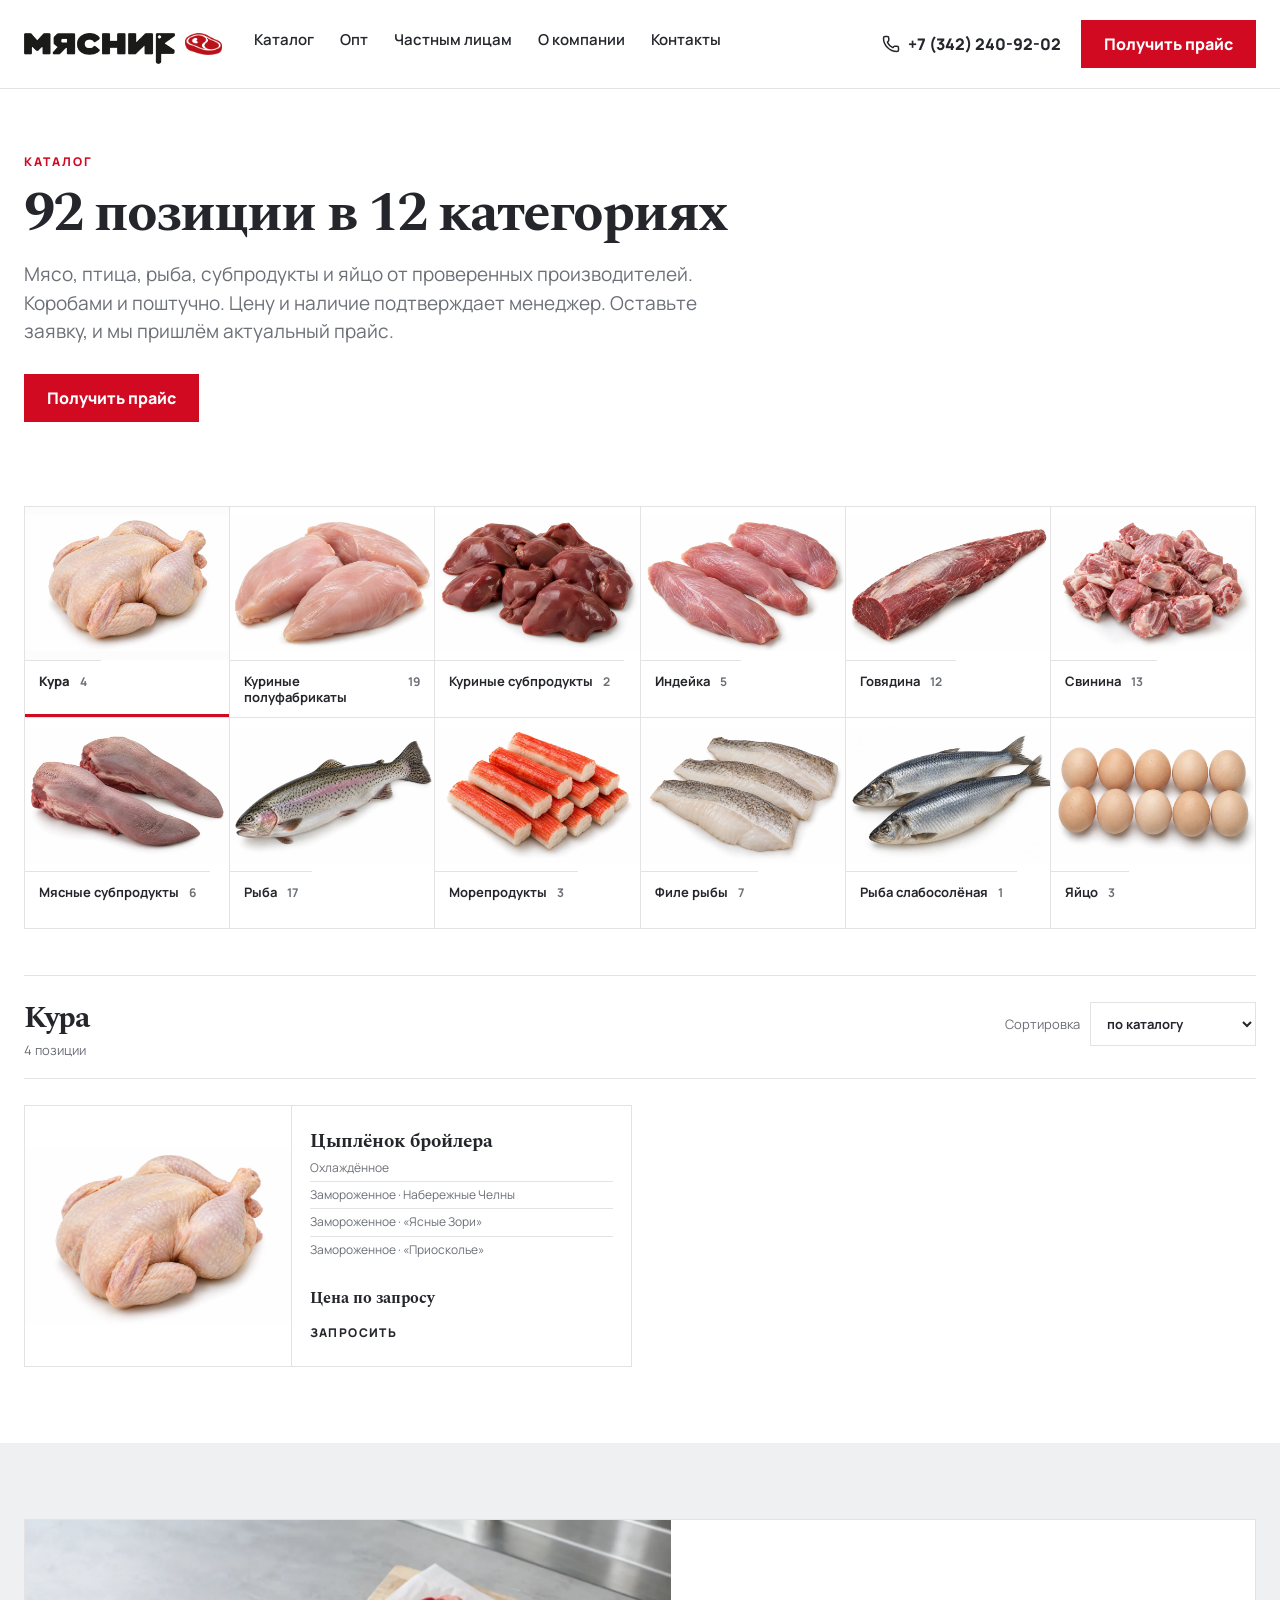
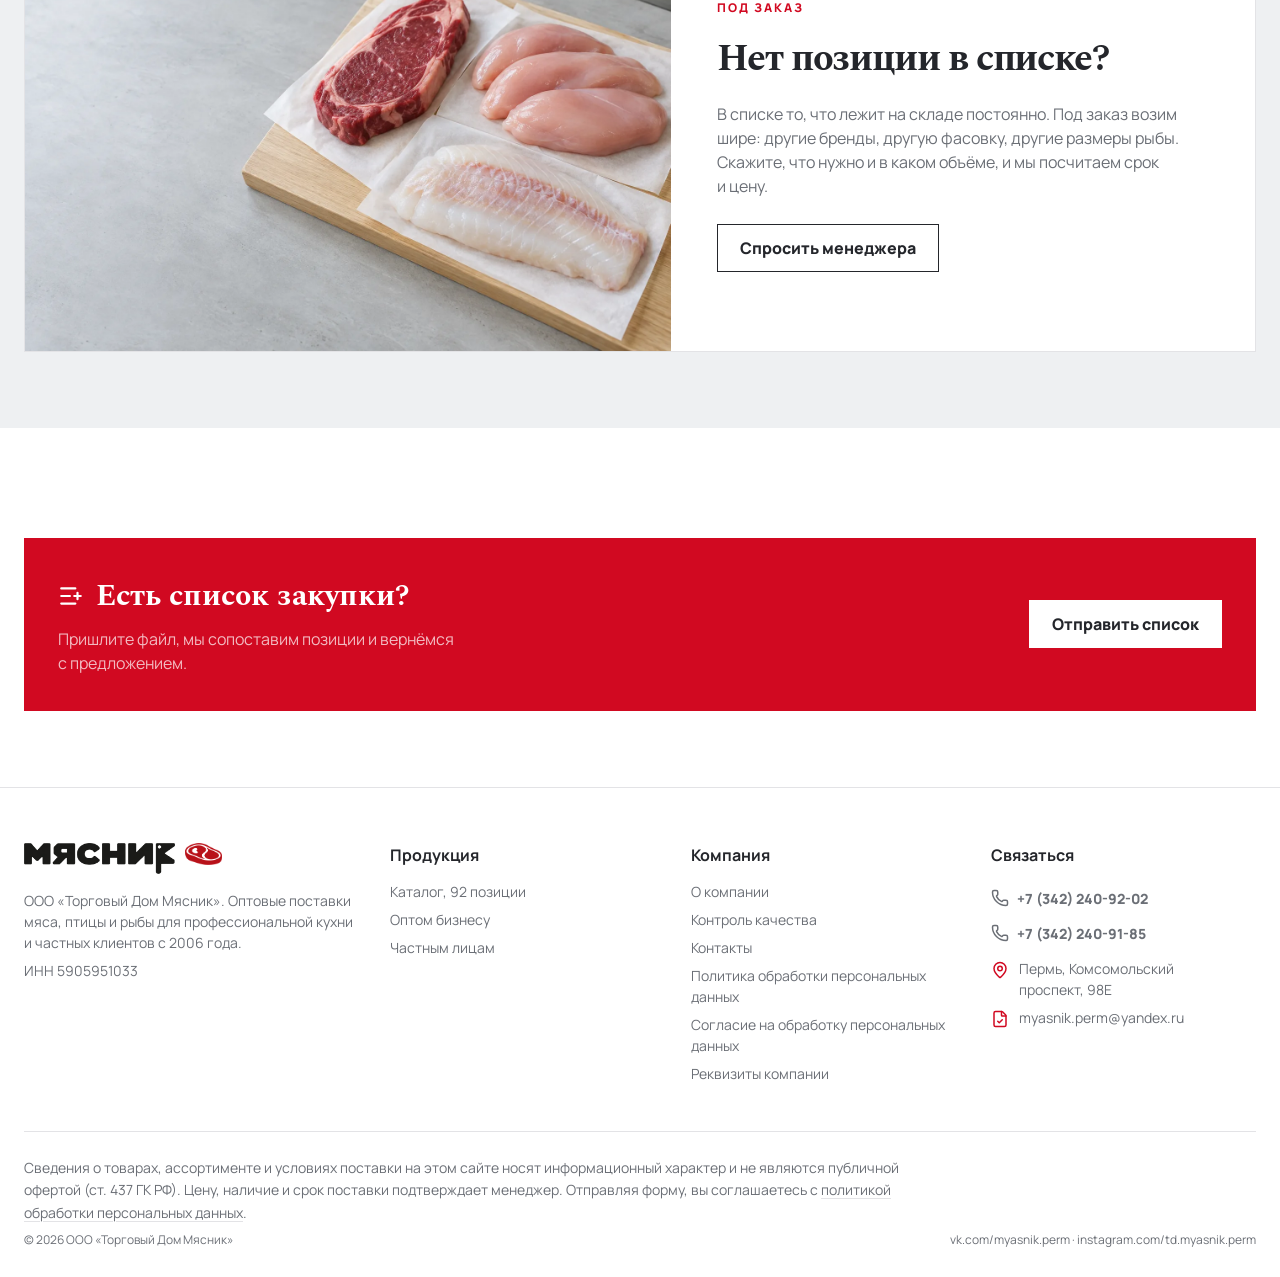
<file: katalog.html>
<!doctype html><html lang="ru"><head><meta charset="utf-8"><meta name="viewport" content="width=device-width,initial-scale=1"><title>Мясо, птица и рыба оптом, каталог · ТД «Мясник» Пермь</title><meta name="description" content="Каталог ТД «Мясник»: 92 позиции в 12 категориях, среди них кура, говядина, свинина, рыба, субпродукты, яйцо. Оптом и в розницу от одного короба."><link rel="icon" href="favicon.ico?v=3" sizes="any"><link rel="apple-touch-icon" href="assets/logo-icon.png?v=3"><link rel="preconnect" href="https://fonts.googleapis.com"><link rel="preconnect" href="https://fonts.gstatic.com" crossorigin><link href="https://fonts.googleapis.com/css2?family=Manrope:wght@400;500;600;700;800&family=Spectral:wght@500;600;700&display=swap" rel="stylesheet"><link rel="stylesheet" href="site.css"></head><body>
<header class="header"><div class="wrap header-in"><a class="logo" href="index.html"><img class="logo-mark" src="assets/logo-mark.webp" width="396" height="240" alt="" loading="eager"><span class="logo-w"><img src="assets/logo-word.webp" width="532" height="109" alt="Мясник"></span></a><nav class="nav"><a href="katalog.html">Каталог</a><a href="opt.html">Опт</a><a href="chastnym.html">Частным лицам</a><a href="o-kompanii.html">О компании</a><a href="kontakty.html">Контакты</a></nav><a class="phone" href="tel:+73422409202"><svg class="icon icon-sm" viewBox="0 0 24 24" fill="none" stroke="currentColor" stroke-width="2" stroke-linecap="round" stroke-linejoin="round"><path d="M13.832 16.568a1 1 0 0 0 1.213-.303l.355-.465A2 2 0 0 1 17 15h3a2 2 0 0 1 2 2v3a2 2 0 0 1-2 2A18 18 0 0 1 2 4a2 2 0 0 1 2-2h3a2 2 0 0 1 2 2v3a2 2 0 0 1-.8 1.6l-.468.351a1 1 0 0 0-.292 1.233 14 14 0 0 0 6.392 6.384"/></svg>+7 (342) 240-92-02</a><a class="button accent" href="kontakty.html#price">Получить прайс</a><button class="burger" type="button" aria-label="Меню" aria-expanded="false"><svg class="icon" viewBox="0 0 24 24" fill="none" stroke="currentColor" stroke-width="2" stroke-linecap="round"><path d="M4 7h16"/><path d="M4 12h16"/><path d="M4 17h16"/></svg></button></div><nav class="wrap mobile-nav"><a href="katalog.html" aria-current="page">Каталог</a><a href="opt.html">Опт</a><a href="chastnym.html">Частным лицам</a><a href="o-kompanii.html">О компании</a><a href="kontakty.html">Контакты</a><a href="kontakty.html#price">Получить прайс</a></nav></header>
<main>

<section class="page-hero"><div class="wrap"><div class="ph-kick">Каталог</div><h1>92 позиции в 12 категориях</h1><p class="lead">Мясо, птица, рыба, субпродукты и яйцо от проверенных производителей. Коробами и поштучно. Цену и наличие подтверждает менеджер. Оставьте заявку, и мы пришлём актуальный прайс.</p><div class="actions"><a class="button accent" href="kontakty.html#price">Получить прайс</a></div></div></section>
<section class="section" id="catalog" data-catalog><div class="wrap">
  <div class="cats" role="tablist" aria-label="Категории каталога"><button class="cat" type="button" data-name="Кура" role="tab" data-cat="cat1" aria-selected="true"><span class="cat-ph"><img src="assets/catalog/1.webp" alt="" loading="lazy"></span><span class="cat-t">Кура<b>4</b></span></button><button class="cat" type="button" data-name="Куриные полуфабрикаты" role="tab" data-cat="cat2" aria-selected="false"><span class="cat-ph"><img src="assets/catalog/2.webp" alt="" loading="lazy"></span><span class="cat-t">Куриные полуфабрикаты<b>19</b></span></button><button class="cat" type="button" data-name="Куриные субпродукты" role="tab" data-cat="cat3" aria-selected="false"><span class="cat-ph"><img src="assets/catalog/10.webp" alt="" loading="lazy"></span><span class="cat-t">Куриные субпродукты<b>2</b></span></button><button class="cat" type="button" data-name="Индейка" role="tab" data-cat="cat4" aria-selected="false"><span class="cat-ph"><img src="assets/catalog/11.webp" alt="" loading="lazy"></span><span class="cat-t">Индейка<b>5</b></span></button><button class="cat" type="button" data-name="Говядина" role="tab" data-cat="cat5" aria-selected="false"><span class="cat-ph"><img src="assets/catalog/13.webp" alt="" loading="lazy"></span><span class="cat-t">Говядина<b>12</b></span></button><button class="cat" type="button" data-name="Свинина" role="tab" data-cat="cat6" aria-selected="false"><span class="cat-ph"><img src="assets/catalog/26.webp" alt="" loading="lazy"></span><span class="cat-t">Свинина<b>13</b></span></button><button class="cat" type="button" data-name="Мясные субпродукты" role="tab" data-cat="cat7" aria-selected="false"><span class="cat-ph"><img src="assets/catalog/16.webp" alt="" loading="lazy"></span><span class="cat-t">Мясные субпродукты<b>6</b></span></button><button class="cat" type="button" data-name="Рыба" role="tab" data-cat="cat8" aria-selected="false"><span class="cat-ph"><img src="assets/catalog/29.webp" alt="" loading="lazy"></span><span class="cat-t">Рыба<b>17</b></span></button><button class="cat" type="button" data-name="Морепродукты" role="tab" data-cat="cat9" aria-selected="false"><span class="cat-ph"><img src="assets/catalog/34.webp" alt="" loading="lazy"></span><span class="cat-t">Морепродукты<b>3</b></span></button><button class="cat" type="button" data-name="Филе рыбы" role="tab" data-cat="cat10" aria-selected="false"><span class="cat-ph"><img src="assets/catalog/32.webp" alt="" loading="lazy"></span><span class="cat-t">Филе рыбы<b>7</b></span></button><button class="cat" type="button" data-name="Рыба слабосолёная" role="tab" data-cat="cat11" aria-selected="false"><span class="cat-ph"><img src="assets/catalog/36.webp" alt="" loading="lazy"></span><span class="cat-t">Рыба слабосолёная<b>1</b></span></button><button class="cat" type="button" data-name="Яйцо" role="tab" data-cat="cat12" aria-selected="false"><span class="cat-ph"><img src="assets/catalog/37.webp" alt="" loading="lazy"></span><span class="cat-t">Яйцо<b>3</b></span></button></div>
  <div class="cat-main">
      <div class="cat-bar"><div><h2 data-cat-name>Кура</h2><div class="n" data-cat-count>4 позиции</div></div><label class="sortby">Сортировка<select data-sort><option value="cat">по каталогу</option><option value="az">по названию, А→Я</option><option value="za">по названию, Я→А</option></select></label></div>
      <div class="prods cat-grid"><article class="prod" data-i="0" data-cat="cat1" data-n="4" data-name="Цыплёнок бройлера"><div class="ph"><img src="assets/catalog/1.webp" width="1536" height="1024" alt="Цыплёнок бройлера" loading="lazy"></div><div class="p-pad"><h3>Цыплёнок бройлера</h3><ul class="vars"><li>Охлаждённое</li><li>Замороженное · Набережные Челны</li><li>Замороженное · «Ясные Зори»</li><li>Замороженное · «Приосколье»</li></ul><div class="price">Цена по запросу</div><a class="link" href="kontakty.html#price">Запросить</a></div></article><article class="prod" data-i="1" data-cat="cat2" data-n="4" data-name="Филе грудки цыплёнка-бройлера"><div class="ph"><img src="assets/catalog/2.webp" width="1536" height="1024" alt="Филе грудки цыплёнка-бройлера" loading="lazy"></div><div class="p-pad"><h3>Филе грудки цыплёнка-бройлера</h3><ul class="vars"><li>Подложка · «Приосколье»</li><li>Монолит · «Приосколье»</li><li>Монолит · «Важная птица»</li><li>Охлаждённое · ПРОДО</li></ul><div class="price">Цена по запросу</div><a class="link" href="kontakty.html#price">Запросить</a></div></article><article class="prod" data-i="2" data-cat="cat2" data-n="1" data-name="Филе бедра цыплёнка-бройлера без кожи"><div class="ph"><img src="assets/catalog/3.webp" width="1536" height="1024" alt="Филе бедра цыплёнка-бройлера без кожи, «Важная птица»" loading="lazy"></div><div class="p-pad"><h3>Филе бедра цыплёнка-бройлера без кожи</h3><ul class="vars"><li>«Важная птица»</li></ul><div class="price">Цена по запросу</div><a class="link" href="kontakty.html#price">Запросить</a></div></article><article class="prod" data-i="3" data-cat="cat2" data-n="1" data-name="Филе окорочка цыплёнка-бройлера с кожей"><div class="ph"><img src="assets/catalog/4.webp" width="1536" height="1024" alt="Филе окорочка цыплёнка-бройлера с кожей, Пермь" loading="lazy"></div><div class="p-pad"><h3>Филе окорочка цыплёнка-бройлера с кожей</h3><ul class="vars"><li>Пермь</li></ul><div class="price">Цена по запросу</div><a class="link" href="kontakty.html#price">Запросить</a></div></article><article class="prod" data-i="4" data-cat="cat2" data-n="3" data-name="Фарш цыплёнка-бройлера"><div class="ph"><img src="assets/catalog/9.webp" width="1536" height="1024" alt="Фарш цыплёнка-бройлера" loading="lazy"></div><div class="p-pad"><h3>Фарш цыплёнка-бройлера</h3><ul class="vars"><li>«Хуторок»</li><li>«Ясные Зори»</li><li>Охлаждённое · Подложка · ПРОДО</li></ul><div class="price">Цена по запросу</div><a class="link" href="kontakty.html#price">Запросить</a></div></article><article class="prod" data-i="5" data-cat="cat2" data-n="3" data-name="Окорочка цыплёнка-бройлера"><div class="ph"><img src="assets/catalog/5.webp" width="1536" height="1024" alt="Окорочка цыплёнка-бройлера" loading="lazy"></div><div class="p-pad"><h3>Окорочка цыплёнка-бройлера</h3><ul class="vars"><li>Импорт</li><li>Подложка · «Приосколье»</li><li>Монолит · «Приосколье»</li></ul><div class="price">Цена по запросу</div><a class="link" href="kontakty.html#price">Запросить</a></div></article><article class="prod" data-i="6" data-cat="cat2" data-n="1" data-name="Крылья цыплёнка-бройлера"><div class="ph"><img src="assets/catalog/6.webp" width="1536" height="1024" alt="Крылья цыплёнка-бройлера, Замороженное · Подложка · «Приосколье»" loading="lazy"></div><div class="p-pad"><h3>Крылья цыплёнка-бройлера</h3><ul class="vars"><li>Замороженное · Подложка · «Приосколье»</li></ul><div class="price">Цена по запросу</div><a class="link" href="kontakty.html#price">Запросить</a></div></article><article class="prod" data-i="7" data-cat="cat2" data-n="1" data-name="Крылья цыплёнка-бройлера (плечевая часть)"><div class="ph"><img src="assets/catalog/6.webp" width="1536" height="1024" alt="Крылья цыплёнка-бройлера (плечевая часть), Замороженное · Монолит · «Ясные Зори»" loading="lazy"></div><div class="p-pad"><h3>Крылья цыплёнка-бройлера (плечевая часть)</h3><ul class="vars"><li>Замороженное · Монолит · «Ясные Зори»</li></ul><div class="price">Цена по запросу</div><a class="link" href="kontakty.html#price">Запросить</a></div></article><article class="prod" data-i="8" data-cat="cat2" data-n="2" data-name="Грудка цыплёнка-бройлера"><div class="ph"><img src="assets/catalog/2.webp" width="1536" height="1024" alt="Грудка цыплёнка-бройлера" loading="lazy"></div><div class="p-pad"><h3>Грудка цыплёнка-бройлера</h3><ul class="vars"><li>Замороженное · Подложка · «Приосколье»</li><li>Замороженное · «Агросила-Коммерция»</li></ul><div class="price">Цена по запросу</div><a class="link" href="kontakty.html#price">Запросить</a></div></article><article class="prod" data-i="9" data-cat="cat2" data-n="1" data-name="Голень цыплёнка-бройлера"><div class="ph"><img src="assets/catalog/7.webp" width="1536" height="1024" alt="Голень цыплёнка-бройлера, «Приосколье»" loading="lazy"></div><div class="p-pad"><h3>Голень цыплёнка-бройлера</h3><ul class="vars"><li>«Приосколье»</li></ul><div class="price">Цена по запросу</div><a class="link" href="kontakty.html#price">Запросить</a></div></article><article class="prod" data-i="10" data-cat="cat2" data-n="2" data-name="Бедро цыплёнка-бройлера"><div class="ph"><img src="assets/catalog/8.webp" width="1536" height="1024" alt="Бедро цыплёнка-бройлера" loading="lazy"></div><div class="p-pad"><h3>Бедро цыплёнка-бройлера</h3><ul class="vars"><li>«Ясные Зори»</li><li>«Приосколье»</li></ul><div class="price">Цена по запросу</div><a class="link" href="kontakty.html#price">Запросить</a></div></article><article class="prod" data-i="11" data-cat="cat3" data-n="2" data-name="Печень цыплёнка-бройлера"><div class="ph"><img src="assets/catalog/10.webp" width="1536" height="1024" alt="Печень цыплёнка-бройлера" loading="lazy"></div><div class="p-pad"><h3>Печень цыплёнка-бройлера</h3><ul class="vars"><li>Подложка · Пермь</li><li>Подложка · «Приосколье»</li></ul><div class="price">Цена по запросу</div><a class="link" href="kontakty.html#price">Запросить</a></div></article><article class="prod" data-i="12" data-cat="cat4" data-n="2" data-name="Филе индейки, обрезь"><div class="ph"><img src="assets/catalog/11.webp" width="1536" height="1024" alt="Филе индейки, обрезь" loading="lazy"></div><div class="p-pad"><h3>Филе индейки, обрезь</h3><ul class="vars"><li>Пермь</li><li>«Инди-лайт»</li></ul><div class="price">Цена по запросу</div><a class="link" href="kontakty.html#price">Запросить</a></div></article><article class="prod" data-i="13" data-cat="cat4" data-n="2" data-name="Филе индейки"><div class="ph"><img src="assets/catalog/11.webp" width="1536" height="1024" alt="Филе индейки" loading="lazy"></div><div class="p-pad"><h3>Филе индейки</h3><ul class="vars"><li>Монолит</li><li>«Инди-лайт»</li></ul><div class="price">Цена по запросу</div><a class="link" href="kontakty.html#price">Запросить</a></div></article><article class="prod" data-i="14" data-cat="cat4" data-n="1" data-name="Фарш индейки"><div class="ph"><img src="assets/catalog/12.webp" width="1536" height="1024" alt="Фарш индейки, «Инди-лайт»" loading="lazy"></div><div class="p-pad"><h3>Фарш индейки</h3><ul class="vars"><li>«Инди-лайт»</li></ul><div class="price">Цена по запросу</div><a class="link" href="kontakty.html#price">Запросить</a></div></article><article class="prod" data-i="15" data-cat="cat5" data-n="1" data-name="Говядина вырезка"><div class="ph"><img src="assets/catalog/13.webp" width="1536" height="1024" alt="Говядина вырезка" loading="lazy"></div><div class="p-pad"><h3>Говядина вырезка</h3><div class="price">Цена по запросу</div><a class="link" href="kontakty.html#price">Запросить</a></div></article><article class="prod" data-i="16" data-cat="cat5" data-n="1" data-name="Фарш «Говяжий»"><div class="ph"><img src="assets/catalog/15.webp" width="1536" height="1024" alt="Фарш «Говяжий», ТД «Горняк»" loading="lazy"></div><div class="p-pad"><h3>Фарш «Говяжий»</h3><ul class="vars"><li>ТД «Горняк»</li></ul><div class="price">Цена по запросу</div><a class="link" href="kontakty.html#price">Запросить</a></div></article><article class="prod" data-i="17" data-cat="cat5" data-n="1" data-name="Говядина котлетная"><div class="ph"><img src="assets/catalog/14.webp" width="1536" height="1024" alt="Говядина котлетная, ТД «Горняк»" loading="lazy"></div><div class="p-pad"><h3>Говядина котлетная</h3><ul class="vars"><li>ТД «Горняк»</li></ul><div class="price">Цена по запросу</div><a class="link" href="kontakty.html#price">Запросить</a></div></article><article class="prod" data-i="18" data-cat="cat5" data-n="2" data-name="Говядина задняя четвертина"><div class="ph"><img src="assets/catalog/14.webp" width="1536" height="1024" alt="Говядина задняя четвертина" loading="lazy"></div><div class="p-pad"><h3>Говядина задняя четвертина</h3><ul class="vars"><li>«МК Казанский»</li><li>ТД «Горняк»</li></ul><div class="price">Цена по запросу</div><a class="link" href="kontakty.html#price">Запросить</a></div></article><article class="prod" data-i="19" data-cat="cat5" data-n="1" data-name="Говядина лопатка"><div class="ph"><img src="assets/catalog/14.webp" width="1536" height="1024" alt="Говядина лопатка, «МК Казанский»" loading="lazy"></div><div class="p-pad"><h3>Говядина лопатка</h3><ul class="vars"><li>«МК Казанский»</li></ul><div class="price">Цена по запросу</div><a class="link" href="kontakty.html#price">Запросить</a></div></article><article class="prod" data-i="20" data-cat="cat5" data-n="1" data-name="Говядина задняя четвертина Topside (огузок)"><div class="ph"><img src="assets/catalog/14.webp" width="1536" height="1024" alt="Говядина задняя четвертина Topside (огузок), Импорт: Бразилия / Парагвай / Аргентина" loading="lazy"></div><div class="p-pad"><h3>Говядина задняя четвертина Topside (огузок)</h3><ul class="vars"><li>Импорт: Бразилия / Парагвай / Аргентина</li></ul><div class="price">Цена по запросу</div><a class="link" href="kontakty.html#price">Запросить</a></div></article><article class="prod" data-i="21" data-cat="cat5" data-n="1" data-name="Говядина задняя четвертина Silverside (подбедёрок)"><div class="ph"><img src="assets/catalog/14.webp" width="1536" height="1024" alt="Говядина задняя четвертина Silverside (подбедёрок), Импорт: Бразилия / Парагвай / Аргентина" loading="lazy"></div><div class="p-pad"><h3>Говядина задняя четвертина Silverside (подбедёрок)</h3><ul class="vars"><li>Импорт: Бразилия / Парагвай / Аргентина</li></ul><div class="price">Цена по запросу</div><a class="link" href="kontakty.html#price">Запросить</a></div></article><article class="prod" data-i="22" data-cat="cat5" data-n="1" data-name="Говядина для детского питания класс 1.3"><div class="ph"><img src="assets/catalog/14.webp" width="1536" height="1024" alt="Говядина для детского питания класс 1.3, «МК Казанский»" loading="lazy"></div><div class="p-pad"><h3>Говядина для детского питания класс 1.3</h3><ul class="vars"><li>«МК Казанский»</li></ul><div class="price">Цена по запросу</div><a class="link" href="kontakty.html#price">Запросить</a></div></article><article class="prod" data-i="23" data-cat="cat5" data-n="1" data-name="Говядина для детского питания класс 1.2"><div class="ph"><img src="assets/catalog/14.webp" width="1536" height="1024" alt="Говядина для детского питания класс 1.2, «МК Казанский»" loading="lazy"></div><div class="p-pad"><h3>Говядина для детского питания класс 1.2</h3><ul class="vars"><li>«МК Казанский»</li></ul><div class="price">Цена по запросу</div><a class="link" href="kontakty.html#price">Запросить</a></div></article><article class="prod" data-i="24" data-cat="cat5" data-n="1" data-name="Говядина для детского питания класс 1.1"><div class="ph"><img src="assets/catalog/14.webp" width="1536" height="1024" alt="Говядина для детского питания класс 1.1, «МК Казанский»" loading="lazy"></div><div class="p-pad"><h3>Говядина для детского питания класс 1.1</h3><ul class="vars"><li>«МК Казанский»</li></ul><div class="price">Цена по запросу</div><a class="link" href="kontakty.html#price">Запросить</a></div></article><article class="prod" data-i="25" data-cat="cat5" data-n="1" data-name="Говядина голяшка"><div class="ph"><img src="assets/catalog/14.webp" width="1536" height="1024" alt="Говядина голяшка, ТД «Горняк»" loading="lazy"></div><div class="p-pad"><h3>Говядина голяшка</h3><ul class="vars"><li>ТД «Горняк»</li></ul><div class="price">Цена по запросу</div><a class="link" href="kontakty.html#price">Запросить</a></div></article><article class="prod" data-i="26" data-cat="cat6" data-n="1" data-name="Свиное рагу"><div class="ph"><img src="assets/catalog/26.webp" width="1536" height="1024" alt="Свиное рагу, «Кировский МК»" loading="lazy"></div><div class="p-pad"><h3>Свиное рагу</h3><ul class="vars"><li>«Кировский МК»</li></ul><div class="price">Цена по запросу</div><a class="link" href="kontakty.html#price">Запросить</a></div></article><article class="prod" data-i="27" data-cat="cat6" data-n="3" data-name="Свинина шея без кости"><div class="ph"><img src="assets/catalog/20.webp" width="1536" height="1024" alt="Свинина шея без кости" loading="lazy"></div><div class="p-pad"><h3>Свинина шея без кости</h3><ul class="vars"><li>«Кировский МК»</li><li>ТПК «БПС»</li><li>«Любослава»</li></ul><div class="price">Цена по запросу</div><a class="link" href="kontakty.html#price">Запросить</a></div></article><article class="prod" data-i="28" data-cat="cat6" data-n="4" data-name="Свинина окорок без кости"><div class="ph"><img src="assets/catalog/21.webp" width="1536" height="1024" alt="Свинина окорок без кости" loading="lazy"></div><div class="p-pad"><h3>Свинина окорок без кости</h3><ul class="vars"><li>«Ясные Зори»</li><li>Татарстан</li><li>ТПК «БПС»</li><li>«Кировский МК»</li></ul><div class="price">Цена по запросу</div><a class="link" href="kontakty.html#price">Запросить</a></div></article><article class="prod" data-i="29" data-cat="cat6" data-n="1" data-name="Свинина тримминг"><div class="ph"><img src="assets/catalog/25.webp" width="1536" height="1024" alt="Свинина тримминг, «Кировский МК»" loading="lazy"></div><div class="p-pad"><h3>Свинина тримминг</h3><ul class="vars"><li>«Кировский МК»</li></ul><div class="price">Цена по запросу</div><a class="link" href="kontakty.html#price">Запросить</a></div></article><article class="prod" data-i="30" data-cat="cat6" data-n="1" data-name="Свинина корейка без кости"><div class="ph"><img src="assets/catalog/22.webp" width="1536" height="1024" alt="Свинина корейка без кости, «Кировский МК»" loading="lazy"></div><div class="p-pad"><h3>Свинина корейка без кости</h3><ul class="vars"><li>«Кировский МК»</li></ul><div class="price">Цена по запросу</div><a class="link" href="kontakty.html#price">Запросить</a></div></article><article class="prod" data-i="31" data-cat="cat6" data-n="2" data-name="Свинина карбонад без кости"><div class="ph"><img src="assets/catalog/23.webp" width="1536" height="1024" alt="Свинина карбонад без кости" loading="lazy"></div><div class="p-pad"><h3>Свинина карбонад без кости</h3><ul class="vars"><li>Татарстан</li><li>ТПК «БПС»</li></ul><div class="price">Цена по запросу</div><a class="link" href="kontakty.html#price">Запросить</a></div></article><article class="prod" data-i="32" data-cat="cat6" data-n="1" data-name="Свинина вырезка"><div class="ph"><img src="assets/catalog/24.webp" width="1536" height="1024" alt="Свинина вырезка, «Кировский МК»" loading="lazy"></div><div class="p-pad"><h3>Свинина вырезка</h3><ul class="vars"><li>«Кировский МК»</li></ul><div class="price">Цена по запросу</div><a class="link" href="kontakty.html#price">Запросить</a></div></article><article class="prod" data-i="33" data-cat="cat7" data-n="1" data-name="Язык говяжий"><div class="ph"><img src="assets/catalog/16.webp" width="1536" height="1024" alt="Язык говяжий, Импорт: Аргентина / Парагвай / Уругвай" loading="lazy"></div><div class="p-pad"><h3>Язык говяжий</h3><ul class="vars"><li>Импорт: Аргентина / Парагвай / Уругвай</li></ul><div class="price">Цена по запросу</div><a class="link" href="kontakty.html#price">Запросить</a></div></article><article class="prod" data-i="34" data-cat="cat7" data-n="1" data-name="Шпик боковой"><div class="ph"><img src="assets/catalog/17.webp" width="1536" height="1024" alt="Шпик боковой, «Кировский МК»" loading="lazy"></div><div class="p-pad"><h3>Шпик боковой</h3><ul class="vars"><li>«Кировский МК»</li></ul><div class="price">Цена по запросу</div><a class="link" href="kontakty.html#price">Запросить</a></div></article><article class="prod" data-i="35" data-cat="cat7" data-n="1" data-name="Сердце говяжье"><div class="ph"><img src="assets/catalog/18.webp" width="1536" height="1024" alt="Сердце говяжье, Россия" loading="lazy"></div><div class="p-pad"><h3>Сердце говяжье</h3><ul class="vars"><li>Россия</li></ul><div class="price">Цена по запросу</div><a class="link" href="kontakty.html#price">Запросить</a></div></article><article class="prod" data-i="36" data-cat="cat7" data-n="1" data-name="Печень свиная"><div class="ph"><img src="assets/catalog/19.webp" width="1536" height="1024" alt="Печень свиная, Россия" loading="lazy"></div><div class="p-pad"><h3>Печень свиная</h3><ul class="vars"><li>Россия</li></ul><div class="price">Цена по запросу</div><a class="link" href="kontakty.html#price">Запросить</a></div></article><article class="prod" data-i="37" data-cat="cat7" data-n="2" data-name="Печень говяжья"><div class="ph"><img src="assets/catalog/19.webp" width="1536" height="1024" alt="Печень говяжья" loading="lazy"></div><div class="p-pad"><h3>Печень говяжья</h3><ul class="vars"><li>Россия</li><li>Импорт: Аргентина / Парагвай / Уругвай</li></ul><div class="price">Цена по запросу</div><a class="link" href="kontakty.html#price">Запросить</a></div></article><article class="prod" data-i="38" data-cat="cat8" data-n="1" data-name="Форель"><div class="ph"><img src="assets/catalog/29.webp" width="1536" height="1024" alt="Форель" loading="lazy"></div><div class="p-pad"><h3>Форель</h3><div class="price">Цена по запросу</div><a class="link" href="kontakty.html#price">Запросить</a></div></article><article class="prod" data-i="39" data-cat="cat8" data-n="1" data-name="Треска без головы"><div class="ph"><img src="assets/catalog/27.webp" width="1536" height="1024" alt="Треска без головы" loading="lazy"></div><div class="p-pad"><h3>Треска без головы</h3><div class="price">Цена по запросу</div><a class="link" href="kontakty.html#price">Запросить</a></div></article><article class="prod" data-i="40" data-cat="cat8" data-n="1" data-name="Терпуг с головой"><div class="ph"><img src="assets/catalog/27.webp" width="1536" height="1024" alt="Терпуг с головой, размер 600–800" loading="lazy"></div><div class="p-pad"><h3>Терпуг с головой</h3><ul class="vars"><li>размер 600–800</li></ul><div class="price">Цена по запросу</div><a class="link" href="kontakty.html#price">Запросить</a></div></article><article class="prod" data-i="41" data-cat="cat8" data-n="1" data-name="Скумбрия неразделанная"><div class="ph"><img src="assets/catalog/27.webp" width="1536" height="1024" alt="Скумбрия неразделанная, размер 300–500" loading="lazy"></div><div class="p-pad"><h3>Скумбрия неразделанная</h3><ul class="vars"><li>размер 300–500</li></ul><div class="price">Цена по запросу</div><a class="link" href="kontakty.html#price">Запросить</a></div></article><article class="prod" data-i="42" data-cat="cat8" data-n="3" data-name="Сёмга (лосось)"><div class="ph"><img src="assets/catalog/30.webp" width="1536" height="1024" alt="Сёмга (лосось)" loading="lazy"></div><div class="p-pad"><h3>Сёмга (лосось)</h3><ul class="vars"><li>Замороженное · размер 6–7</li><li>Замороженное · размер 5–6</li><li>Замороженное · размер 4–5</li></ul><div class="price">Цена по запросу</div><a class="link" href="kontakty.html#price">Запросить</a></div></article><article class="prod" data-i="43" data-cat="cat8" data-n="1" data-name="Сельдь"><div class="ph"><img src="assets/catalog/27.webp" width="1536" height="1024" alt="Сельдь, Замороженное · размер 27+" loading="lazy"></div><div class="p-pad"><h3>Сельдь</h3><ul class="vars"><li>Замороженное · размер 27+</li></ul><div class="price">Цена по запросу</div><a class="link" href="kontakty.html#price">Запросить</a></div></article><article class="prod" data-i="44" data-cat="cat8" data-n="1" data-name="Путассу неразделанная"><div class="ph"><img src="assets/catalog/27.webp" width="1536" height="1024" alt="Путассу неразделанная" loading="lazy"></div><div class="p-pad"><h3>Путассу неразделанная</h3><div class="price">Цена по запросу</div><a class="link" href="kontakty.html#price">Запросить</a></div></article><article class="prod" data-i="45" data-cat="cat8" data-n="1" data-name="Пикша без головы"><div class="ph"><img src="assets/catalog/27.webp" width="1536" height="1024" alt="Пикша без головы" loading="lazy"></div><div class="p-pad"><h3>Пикша без головы</h3><div class="price">Цена по запросу</div><a class="link" href="kontakty.html#price">Запросить</a></div></article><article class="prod" data-i="46" data-cat="cat8" data-n="1" data-name="Окунь морской без головы"><div class="ph"><img src="assets/catalog/27.webp" width="1536" height="1024" alt="Окунь морской без головы, размер 200–300" loading="lazy"></div><div class="p-pad"><h3>Окунь морской без головы</h3><ul class="vars"><li>размер 200–300</li></ul><div class="price">Цена по запросу</div><a class="link" href="kontakty.html#price">Запросить</a></div></article><article class="prod" data-i="47" data-cat="cat8" data-n="2" data-name="Минтай без головы"><div class="ph"><img src="assets/catalog/27.webp" width="1536" height="1024" alt="Минтай без головы" loading="lazy"></div><div class="p-pad"><h3>Минтай без головы</h3><ul class="vars"><li>размер 30+</li><li>размер 25+</li></ul><div class="price">Цена по запросу</div><a class="link" href="kontakty.html#price">Запросить</a></div></article><article class="prod" data-i="48" data-cat="cat8" data-n="1" data-name="Камбала"><div class="ph"><img src="assets/catalog/31.webp" width="1536" height="1024" alt="Камбала" loading="lazy"></div><div class="p-pad"><h3>Камбала</h3><div class="price">Цена по запросу</div><a class="link" href="kontakty.html#price">Запросить</a></div></article><article class="prod" data-i="49" data-cat="cat8" data-n="1" data-name="Горбуша потрошёная с головой"><div class="ph"><img src="assets/catalog/28.webp" width="1536" height="1024" alt="Горбуша потрошёная с головой" loading="lazy"></div><div class="p-pad"><h3>Горбуша потрошёная с головой</h3><div class="price">Цена по запросу</div><a class="link" href="kontakty.html#price">Запросить</a></div></article><article class="prod" data-i="50" data-cat="cat8" data-n="1" data-name="Горбуша неразделанная"><div class="ph"><img src="assets/catalog/28.webp" width="1536" height="1024" alt="Горбуша неразделанная" loading="lazy"></div><div class="p-pad"><h3>Горбуша неразделанная</h3><div class="price">Цена по запросу</div><a class="link" href="kontakty.html#price">Запросить</a></div></article><article class="prod" data-i="51" data-cat="cat8" data-n="1" data-name="Горбуша без головы"><div class="ph"><img src="assets/catalog/28.webp" width="1536" height="1024" alt="Горбуша без головы" loading="lazy"></div><div class="p-pad"><h3>Горбуша без головы</h3><div class="price">Цена по запросу</div><a class="link" href="kontakty.html#price">Запросить</a></div></article><article class="prod" data-i="52" data-cat="cat9" data-n="2" data-name="Крабовые палочки"><div class="ph"><img src="assets/catalog/34.webp" width="1536" height="1024" alt="Крабовые палочки" loading="lazy"></div><div class="p-pad"><h3>Крабовые палочки</h3><ul class="vars"><li>Весовая</li><li>Фасовка · размер 200/35</li></ul><div class="price">Цена по запросу</div><a class="link" href="kontakty.html#price">Запросить</a></div></article><article class="prod" data-i="53" data-cat="cat9" data-n="1" data-name="Кальмар-тушка"><div class="ph"><img src="assets/catalog/35.webp" width="1536" height="1024" alt="Кальмар-тушка" loading="lazy"></div><div class="p-pad"><h3>Кальмар-тушка</h3><div class="price">Цена по запросу</div><a class="link" href="kontakty.html#price">Запросить</a></div></article><article class="prod" data-i="54" data-cat="cat10" data-n="1" data-name="Филе минтая на шкуре"><div class="ph"><img src="assets/catalog/32.webp" width="1536" height="1024" alt="Филе минтая на шкуре" loading="lazy"></div><div class="p-pad"><h3>Филе минтая на шкуре</h3><div class="price">Цена по запросу</div><a class="link" href="kontakty.html#price">Запросить</a></div></article><article class="prod" data-i="55" data-cat="cat10" data-n="1" data-name="Филе минтая прессованное"><div class="ph"><img src="assets/catalog/32.webp" width="1536" height="1024" alt="Филе минтая прессованное, глазурь 0%" loading="lazy"></div><div class="p-pad"><h3>Филе минтая прессованное</h3><ul class="vars"><li>глазурь 0%</li></ul><div class="price">Цена по запросу</div><a class="link" href="kontakty.html#price">Запросить</a></div></article><article class="prod" data-i="56" data-cat="cat10" data-n="1" data-name="Филе щуки"><div class="ph"><img src="assets/catalog/32.webp" width="1536" height="1024" alt="Филе щуки" loading="lazy"></div><div class="p-pad"><h3>Филе щуки</h3><div class="price">Цена по запросу</div><a class="link" href="kontakty.html#price">Запросить</a></div></article><article class="prod" data-i="57" data-cat="cat10" data-n="1" data-name="Филе тилапии"><div class="ph"><img src="assets/catalog/32.webp" width="1536" height="1024" alt="Филе тилапии" loading="lazy"></div><div class="p-pad"><h3>Филе тилапии</h3><div class="price">Цена по запросу</div><a class="link" href="kontakty.html#price">Запросить</a></div></article><article class="prod" data-i="58" data-cat="cat10" data-n="1" data-name="Филе судака на шкуре"><div class="ph"><img src="assets/catalog/32.webp" width="1536" height="1024" alt="Филе судака на шкуре" loading="lazy"></div><div class="p-pad"><h3>Филе судака на шкуре</h3><div class="price">Цена по запросу</div><a class="link" href="kontakty.html#price">Запросить</a></div></article><article class="prod" data-i="59" data-cat="cat10" data-n="1" data-name="Филе пангасиуса"><div class="ph"><img src="assets/catalog/32.webp" width="1536" height="1024" alt="Филе пангасиуса" loading="lazy"></div><div class="p-pad"><h3>Филе пангасиуса</h3><div class="price">Цена по запросу</div><a class="link" href="kontakty.html#price">Запросить</a></div></article><article class="prod" data-i="60" data-cat="cat10" data-n="1" data-name="Филе горбуши"><div class="ph"><img src="assets/catalog/33.webp" width="1536" height="1024" alt="Филе горбуши" loading="lazy"></div><div class="p-pad"><h3>Филе горбуши</h3><div class="price">Цена по запросу</div><a class="link" href="kontakty.html#price">Запросить</a></div></article><article class="prod" data-i="61" data-cat="cat11" data-n="1" data-name="Сельдь"><div class="ph"><img src="assets/catalog/36.webp" width="1536" height="1024" alt="Сельдь, Слабосолёная · размер 400+" loading="lazy"></div><div class="p-pad"><h3>Сельдь</h3><ul class="vars"><li>Слабосолёная · размер 400+</li></ul><div class="price">Цена по запросу</div><a class="link" href="kontakty.html#price">Запросить</a></div></article><article class="prod" data-i="62" data-cat="cat12" data-n="3" data-name="Яйцо куриное"><div class="ph"><img src="assets/catalog/37.webp" width="1536" height="1024" alt="Яйцо куриное" loading="lazy"></div><div class="p-pad"><h3>Яйцо куриное</h3><ul class="vars"><li>категория С2/36</li><li>категория С1/36</li><li>категория С0/36</li></ul><div class="price">Цена по запросу</div><a class="link" href="kontakty.html#price">Запросить</a></div></article></div>
  </div>
</div></section>

<section class="section sec-grey"><div class="wrap"><div class="promo">
  <div class="promo-ph"><img src="assets/assortment.webp" alt="Ассортимент склада ТД «Мясник»" loading="lazy"></div>
  <div class="promo-t"><div class="ph-kick">Под заказ</div><h2>Нет позиции в списке?</h2><p>В списке то, что лежит на складе постоянно. Под заказ возим шире: другие бренды, другую фасовку, другие размеры рыбы. Скажите, что нужно и в каком объёме, и мы посчитаем срок и цену.</p><a class="button ghost" href="kontakty.html#price">Спросить менеджера</a></div>
</div></div></section>

<section class="section white"><div class="wrap"><div class="banner banner--brand"><div><h3><svg class="icon" viewBox="0 0 24 24" fill="none" stroke="currentColor" stroke-width="2" stroke-linecap="round" stroke-linejoin="round"><path d="M16 5H3"/><path d="M11 12H3"/><path d="M16 19H3"/><path d="M18 9v6"/><path d="M21 12h-6"/></svg>Есть список закупки?</h3><p>Пришлите файл, мы сопоставим позиции и вернёмся с предложением.</p></div><a class="button invert" href="kontakty.html#price">Отправить список</a></div></div></section>

</main>
<footer class="footer"><div class="wrap">
  <div class="foot-grid">
    <div><div class="logo"><img class="logo-mark" src="assets/logo-mark.webp" width="396" height="240" alt="" loading="eager"><span class="logo-w"><img src="assets/logo-word.webp" width="532" height="109" alt="Мясник"></span></div><p>ООО «Торговый Дом Мясник». Оптовые поставки мяса, птицы и рыбы для профессиональной кухни и частных клиентов с 2006 года.</p><p>ИНН 5905951033</p></div>
    <div><h4>Продукция</h4><a href="katalog.html" aria-current="page">Каталог, 92 позиции</a><a href="opt.html">Оптом бизнесу</a><a href="chastnym.html">Частным лицам</a></div>
    <div><h4>Компания</h4><a href="o-kompanii.html">О компании</a><a href="o-kompanii.html#quality">Контроль качества</a><a href="kontakty.html">Контакты</a><a href="privacy.html">Политика обработки персональных данных</a><a href="privacy.html#soglasie">Согласие на обработку персональных данных</a><a href="kontakty.html#rekvizity">Реквизиты компании</a></div>
    <div><h4>Связаться</h4><a class="phone" href="tel:+73422409202"><svg class="icon icon-sm" viewBox="0 0 24 24" fill="none" stroke="currentColor" stroke-width="2" stroke-linecap="round" stroke-linejoin="round"><path d="M13.832 16.568a1 1 0 0 0 1.213-.303l.355-.465A2 2 0 0 1 17 15h3a2 2 0 0 1 2 2v3a2 2 0 0 1-2 2A18 18 0 0 1 2 4a2 2 0 0 1 2-2h3a2 2 0 0 1 2 2v3a2 2 0 0 1-.8 1.6l-.468.351a1 1 0 0 0-.292 1.233 14 14 0 0 0 6.392 6.384"/></svg>+7 (342) 240-92-02</a><a class="phone" href="tel:+73422409185"><svg class="icon icon-sm" viewBox="0 0 24 24" fill="none" stroke="currentColor" stroke-width="2" stroke-linecap="round" stroke-linejoin="round"><path d="M13.832 16.568a1 1 0 0 0 1.213-.303l.355-.465A2 2 0 0 1 17 15h3a2 2 0 0 1 2 2v3a2 2 0 0 1-2 2A18 18 0 0 1 2 4a2 2 0 0 1 2-2h3a2 2 0 0 1 2 2v3a2 2 0 0 1-.8 1.6l-.468.351a1 1 0 0 0-.292 1.233 14 14 0 0 0 6.392 6.384"/></svg>+7 (342) 240-91-85</a><p class="icon-line"><svg class="icon icon-sm" viewBox="0 0 24 24" fill="none" stroke="currentColor" stroke-width="2" stroke-linecap="round" stroke-linejoin="round"><path d="M20 10c0 4.993-5.539 10.193-7.399 11.799a1 1 0 0 1-1.202 0C9.539 20.193 4 14.993 4 10a8 8 0 0 1 16 0"/><circle cx="12" cy="10" r="3"/></svg><span>Пермь, Комсомольский проспект, 98Е</span></p><p class="icon-line"><svg class="icon icon-sm" viewBox="0 0 24 24" fill="none" stroke="currentColor" stroke-width="2" stroke-linecap="round" stroke-linejoin="round"><path d="M6 22a2 2 0 0 1-2-2V4a2 2 0 0 1 2-2h8a2.4 2.4 0 0 1 1.704.706l3.588 3.588A2.4 2.4 0 0 1 20 8v12a2 2 0 0 1-2 2z"/><path d="M14 2v5a1 1 0 0 0 1 1h5"/><path d="m9 15 2 2 4-4"/></svg><span>myasnik.perm@yandex.ru</span></p></div>
  </div>

  <div class="foot-bottom"><p class="fb-note">Сведения о товарах, ассортименте и условиях поставки на этом сайте носят информационный характер и не являются публичной офертой (ст. 437 ГК РФ). Цену, наличие и срок поставки подтверждает менеджер. Отправляя форму, вы соглашаетесь с <a href="privacy.html">политикой обработки персональных данных</a>.</p><div class="fb-row"><span>© 2026 ООО «Торговый Дом Мясник»</span><span>vk.com/myasnik.perm · instagram.com/td.myasnik.perm</span></div></div>
</div></footer>
<div class="toast"></div><script src="site.js"></script></body></html>
</file>
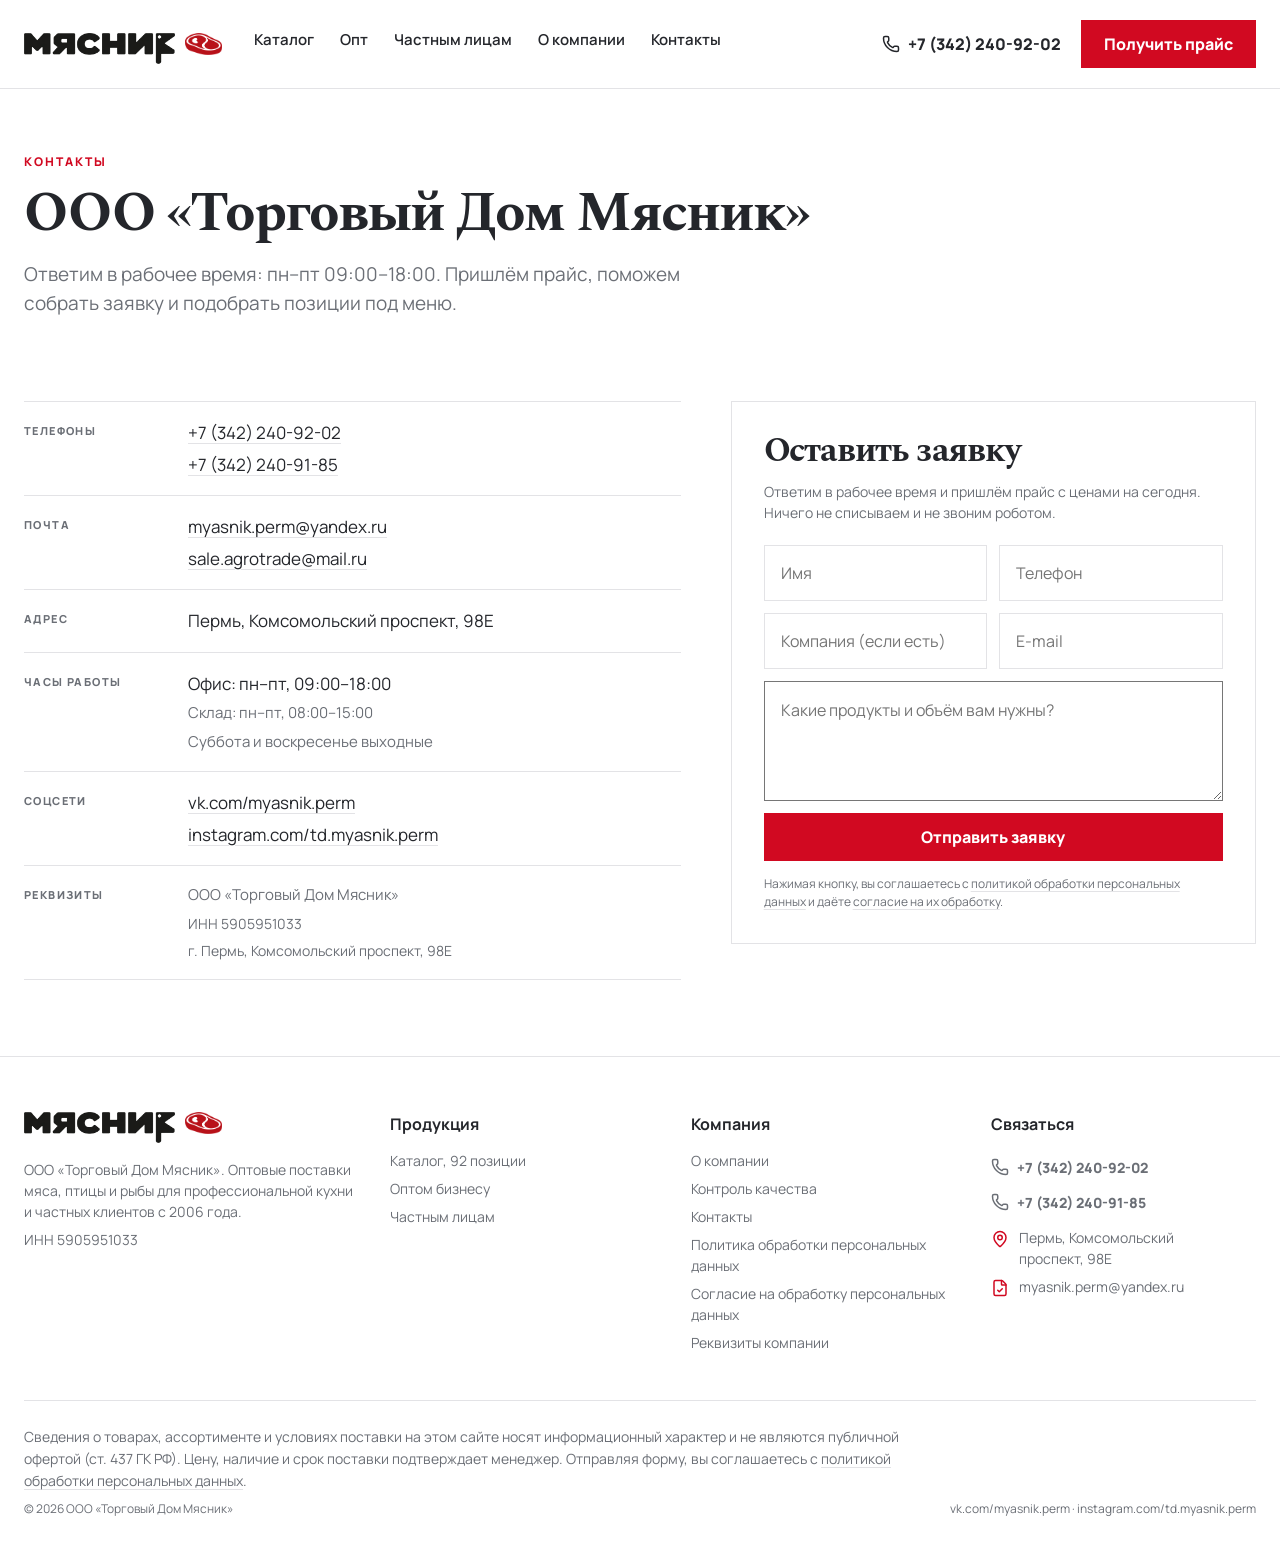
<file: kontakty.html>
<!doctype html><html lang="ru"><head><meta charset="utf-8"><meta name="viewport" content="width=device-width,initial-scale=1"><title>Контакты · ТД «Мясник» Пермь</title><meta name="description" content="Контакты ТД «Мясник»: телефоны, адрес (Комсомольский пр-т, 98Е), почта, реквизиты, форма заявки."><link rel="icon" href="favicon.ico?v=3" sizes="any"><link rel="apple-touch-icon" href="assets/logo-icon.png?v=3"><link rel="preconnect" href="https://fonts.googleapis.com"><link rel="preconnect" href="https://fonts.gstatic.com" crossorigin><link href="https://fonts.googleapis.com/css2?family=Manrope:wght@400;500;600;700;800&family=Spectral:wght@500;600;700&display=swap" rel="stylesheet"><link rel="stylesheet" href="site.css"></head><body>
<header class="header"><div class="wrap header-in"><a class="logo" href="index.html"><img class="logo-mark" src="assets/logo-mark.webp" width="396" height="240" alt="" loading="eager"><span class="logo-w"><img src="assets/logo-word.webp" width="532" height="109" alt="Мясник"></span></a><nav class="nav"><a href="katalog.html">Каталог</a><a href="opt.html">Опт</a><a href="chastnym.html">Частным лицам</a><a href="o-kompanii.html">О компании</a><a href="kontakty.html">Контакты</a></nav><a class="phone" href="tel:+73422409202"><svg class="icon icon-sm" viewBox="0 0 24 24" fill="none" stroke="currentColor" stroke-width="2" stroke-linecap="round" stroke-linejoin="round"><path d="M13.832 16.568a1 1 0 0 0 1.213-.303l.355-.465A2 2 0 0 1 17 15h3a2 2 0 0 1 2 2v3a2 2 0 0 1-2 2A18 18 0 0 1 2 4a2 2 0 0 1 2-2h3a2 2 0 0 1 2 2v3a2 2 0 0 1-.8 1.6l-.468.351a1 1 0 0 0-.292 1.233 14 14 0 0 0 6.392 6.384"/></svg>+7 (342) 240-92-02</a><a class="button accent" href="#price">Получить прайс</a><button class="burger" type="button" aria-label="Меню" aria-expanded="false"><svg class="icon" viewBox="0 0 24 24" fill="none" stroke="currentColor" stroke-width="2" stroke-linecap="round"><path d="M4 7h16"/><path d="M4 12h16"/><path d="M4 17h16"/></svg></button></div><nav class="wrap mobile-nav"><a href="katalog.html">Каталог</a><a href="opt.html">Опт</a><a href="chastnym.html">Частным лицам</a><a href="o-kompanii.html">О компании</a><a href="kontakty.html" aria-current="page">Контакты</a><a href="#price">Получить прайс</a></nav></header>
<main>

<section class="page-hero"><div class="wrap"><div class="ph-kick">Контакты</div><h1>ООО «Торговый Дом Мясник»</h1><p class="lead">Ответим в рабочее время: пн–пт 09:00–18:00. Пришлём прайс, поможем собрать заявку и подобрать позиции под меню.</p></div></section>
<section class="section white" id="price"><div class="wrap cta">
  <div class="contacts">
    <div class="c-row"><div class="c-l">Телефоны</div><div class="c-v"><a href="tel:+73422409202">+7 (342) 240-92-02</a><a href="tel:+73422409185">+7 (342) 240-91-85</a></div></div>
    <div class="c-row"><div class="c-l">Почта</div><div class="c-v"><a href="mailto:myasnik.perm@yandex.ru">myasnik.perm@yandex.ru</a><a href="mailto:sale.agrotrade@mail.ru">sale.agrotrade@mail.ru</a></div></div>
    <div class="c-row"><div class="c-l">Адрес</div><div class="c-v">Пермь, Комсомольский проспект, 98Е</div></div>
    <div class="c-row"><div class="c-l">Часы работы</div><div class="c-v">Офис: пн–пт, 09:00–18:00<span class="c-s">Склад: пн–пт, 08:00–15:00</span><span class="c-s">Суббота и воскресенье выходные</span></div></div>
    <div class="c-row"><div class="c-l">Соцсети</div><div class="c-v"><a href="https://vk.com/myasnik.perm" target="_blank" rel="noopener">vk.com/myasnik.perm</a><a href="https://instagram.com/td.myasnik.perm" target="_blank" rel="noopener">instagram.com/td.myasnik.perm</a></div></div>
    <div class="c-row" id="rekvizity"><div class="c-l">Реквизиты</div><div class="c-v c-req">ООО «Торговый Дом Мясник»<span class="c-s">ИНН 5905951033</span><span class="c-s">г. Пермь, Комсомольский проспект, 98Е</span></div></div>
  </div>
  <form class="form" data-demo><h2 class="title">Оставить заявку</h2><p class="form-note">Ответим в рабочее время и пришлём прайс с ценами на сегодня. Ничего не списываем и не звоним роботом.</p><input class="field" placeholder="Имя"><input class="field" placeholder="Телефон"><input class="field" placeholder="Компания (если есть)"><input class="field" placeholder="E-mail"><textarea placeholder="Какие продукты и объём вам нужны?"></textarea><button class="button accent">Отправить заявку</button><p class="form-consent">Нажимая кнопку, вы соглашаетесь с <a href="privacy.html">политикой обработки персональных данных</a> и даёте <a href="privacy.html#soglasie">согласие на их обработку</a>.</p></form>
</div></section>


</main>
<footer class="footer"><div class="wrap">
  <div class="foot-grid">
    <div><div class="logo"><img class="logo-mark" src="assets/logo-mark.webp" width="396" height="240" alt="" loading="eager"><span class="logo-w"><img src="assets/logo-word.webp" width="532" height="109" alt="Мясник"></span></div><p>ООО «Торговый Дом Мясник». Оптовые поставки мяса, птицы и рыбы для профессиональной кухни и частных клиентов с 2006 года.</p><p>ИНН 5905951033</p></div>
    <div><h4>Продукция</h4><a href="katalog.html">Каталог, 92 позиции</a><a href="opt.html">Оптом бизнесу</a><a href="chastnym.html">Частным лицам</a></div>
    <div><h4>Компания</h4><a href="o-kompanii.html">О компании</a><a href="o-kompanii.html#quality">Контроль качества</a><a href="kontakty.html" aria-current="page">Контакты</a><a href="privacy.html">Политика обработки персональных данных</a><a href="privacy.html#soglasie">Согласие на обработку персональных данных</a><a href="kontakty.html#rekvizity">Реквизиты компании</a></div>
    <div><h4>Связаться</h4><a class="phone" href="tel:+73422409202"><svg class="icon icon-sm" viewBox="0 0 24 24" fill="none" stroke="currentColor" stroke-width="2" stroke-linecap="round" stroke-linejoin="round"><path d="M13.832 16.568a1 1 0 0 0 1.213-.303l.355-.465A2 2 0 0 1 17 15h3a2 2 0 0 1 2 2v3a2 2 0 0 1-2 2A18 18 0 0 1 2 4a2 2 0 0 1 2-2h3a2 2 0 0 1 2 2v3a2 2 0 0 1-.8 1.6l-.468.351a1 1 0 0 0-.292 1.233 14 14 0 0 0 6.392 6.384"/></svg>+7 (342) 240-92-02</a><a class="phone" href="tel:+73422409185"><svg class="icon icon-sm" viewBox="0 0 24 24" fill="none" stroke="currentColor" stroke-width="2" stroke-linecap="round" stroke-linejoin="round"><path d="M13.832 16.568a1 1 0 0 0 1.213-.303l.355-.465A2 2 0 0 1 17 15h3a2 2 0 0 1 2 2v3a2 2 0 0 1-2 2A18 18 0 0 1 2 4a2 2 0 0 1 2-2h3a2 2 0 0 1 2 2v3a2 2 0 0 1-.8 1.6l-.468.351a1 1 0 0 0-.292 1.233 14 14 0 0 0 6.392 6.384"/></svg>+7 (342) 240-91-85</a><p class="icon-line"><svg class="icon icon-sm" viewBox="0 0 24 24" fill="none" stroke="currentColor" stroke-width="2" stroke-linecap="round" stroke-linejoin="round"><path d="M20 10c0 4.993-5.539 10.193-7.399 11.799a1 1 0 0 1-1.202 0C9.539 20.193 4 14.993 4 10a8 8 0 0 1 16 0"/><circle cx="12" cy="10" r="3"/></svg><span>Пермь, Комсомольский проспект, 98Е</span></p><p class="icon-line"><svg class="icon icon-sm" viewBox="0 0 24 24" fill="none" stroke="currentColor" stroke-width="2" stroke-linecap="round" stroke-linejoin="round"><path d="M6 22a2 2 0 0 1-2-2V4a2 2 0 0 1 2-2h8a2.4 2.4 0 0 1 1.704.706l3.588 3.588A2.4 2.4 0 0 1 20 8v12a2 2 0 0 1-2 2z"/><path d="M14 2v5a1 1 0 0 0 1 1h5"/><path d="m9 15 2 2 4-4"/></svg><span>myasnik.perm@yandex.ru</span></p></div>
  </div>

  <div class="foot-bottom"><p class="fb-note">Сведения о товарах, ассортименте и условиях поставки на этом сайте носят информационный характер и не являются публичной офертой (ст. 437 ГК РФ). Цену, наличие и срок поставки подтверждает менеджер. Отправляя форму, вы соглашаетесь с <a href="privacy.html">политикой обработки персональных данных</a>.</p><div class="fb-row"><span>© 2026 ООО «Торговый Дом Мясник»</span><span>vk.com/myasnik.perm · instagram.com/td.myasnik.perm</span></div></div>
</div></footer>
<div class="toast"></div><script src="site.js"></script></body></html>
</file>
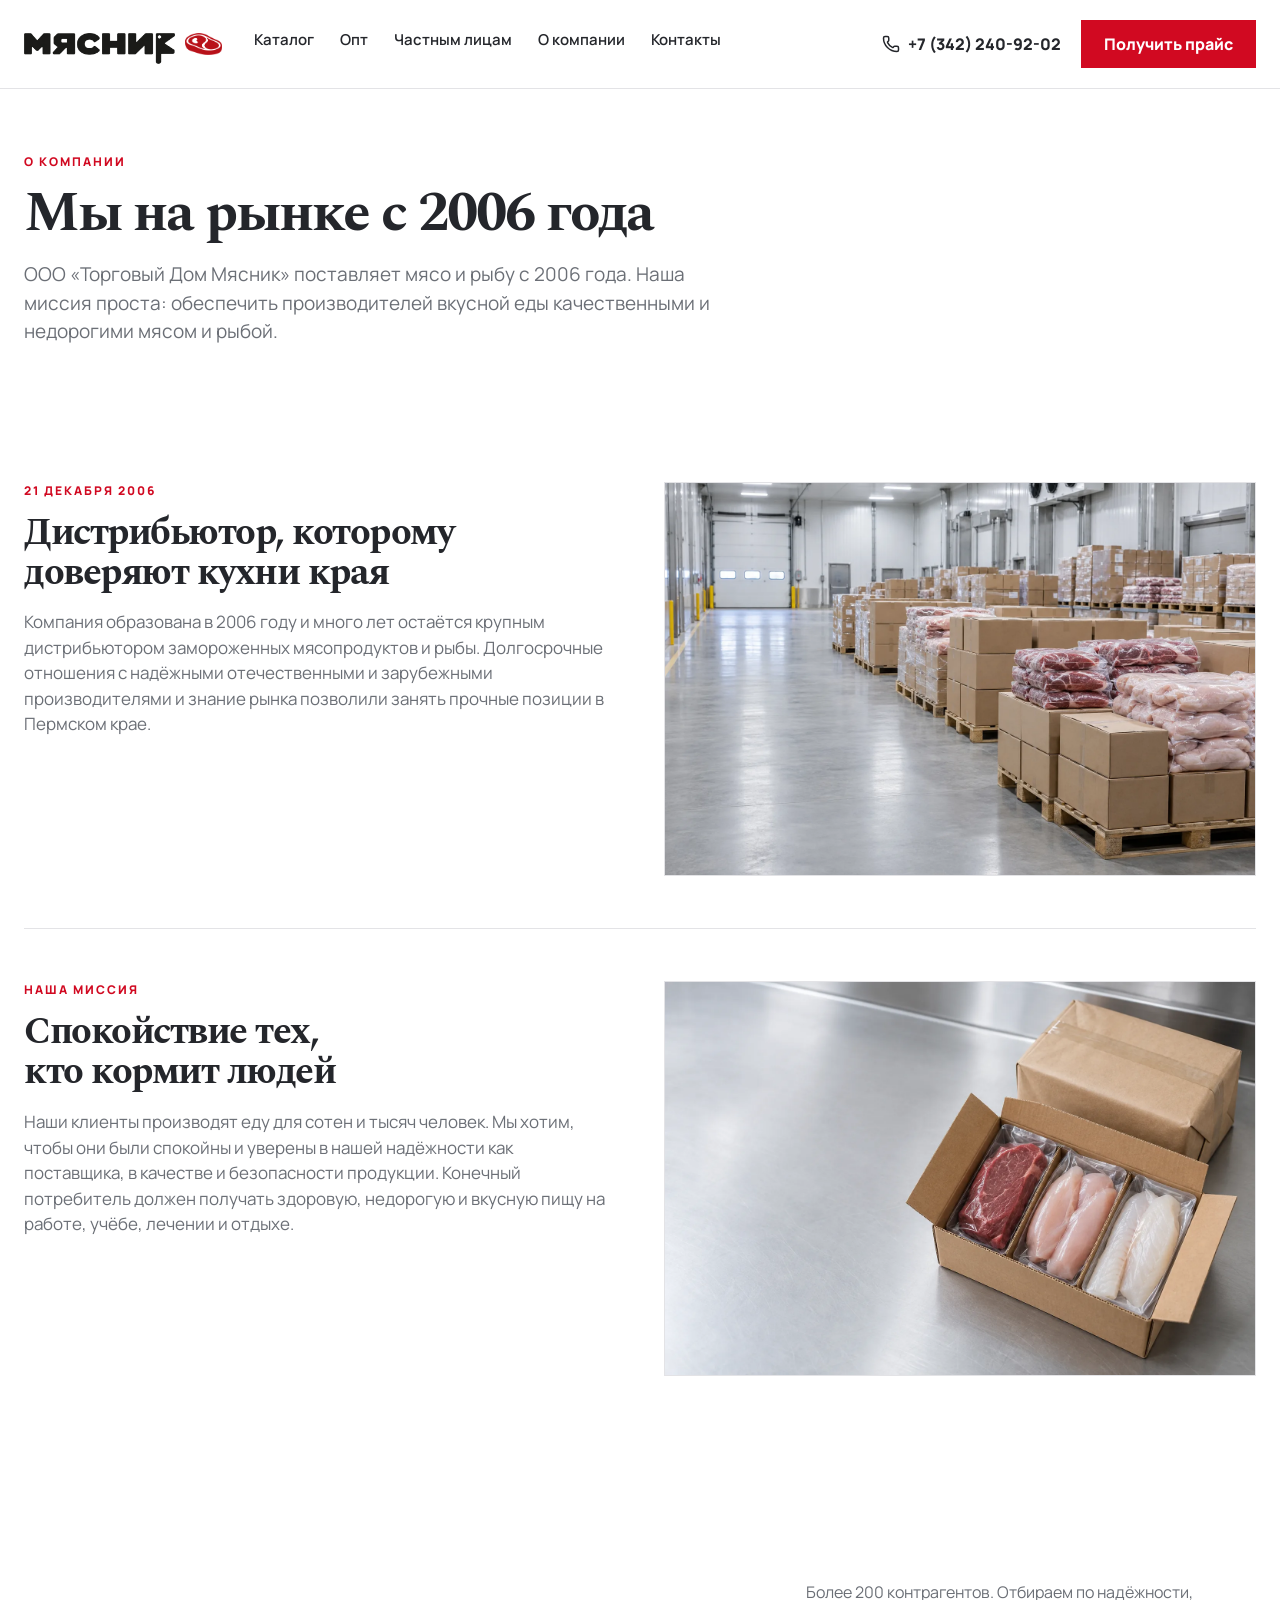
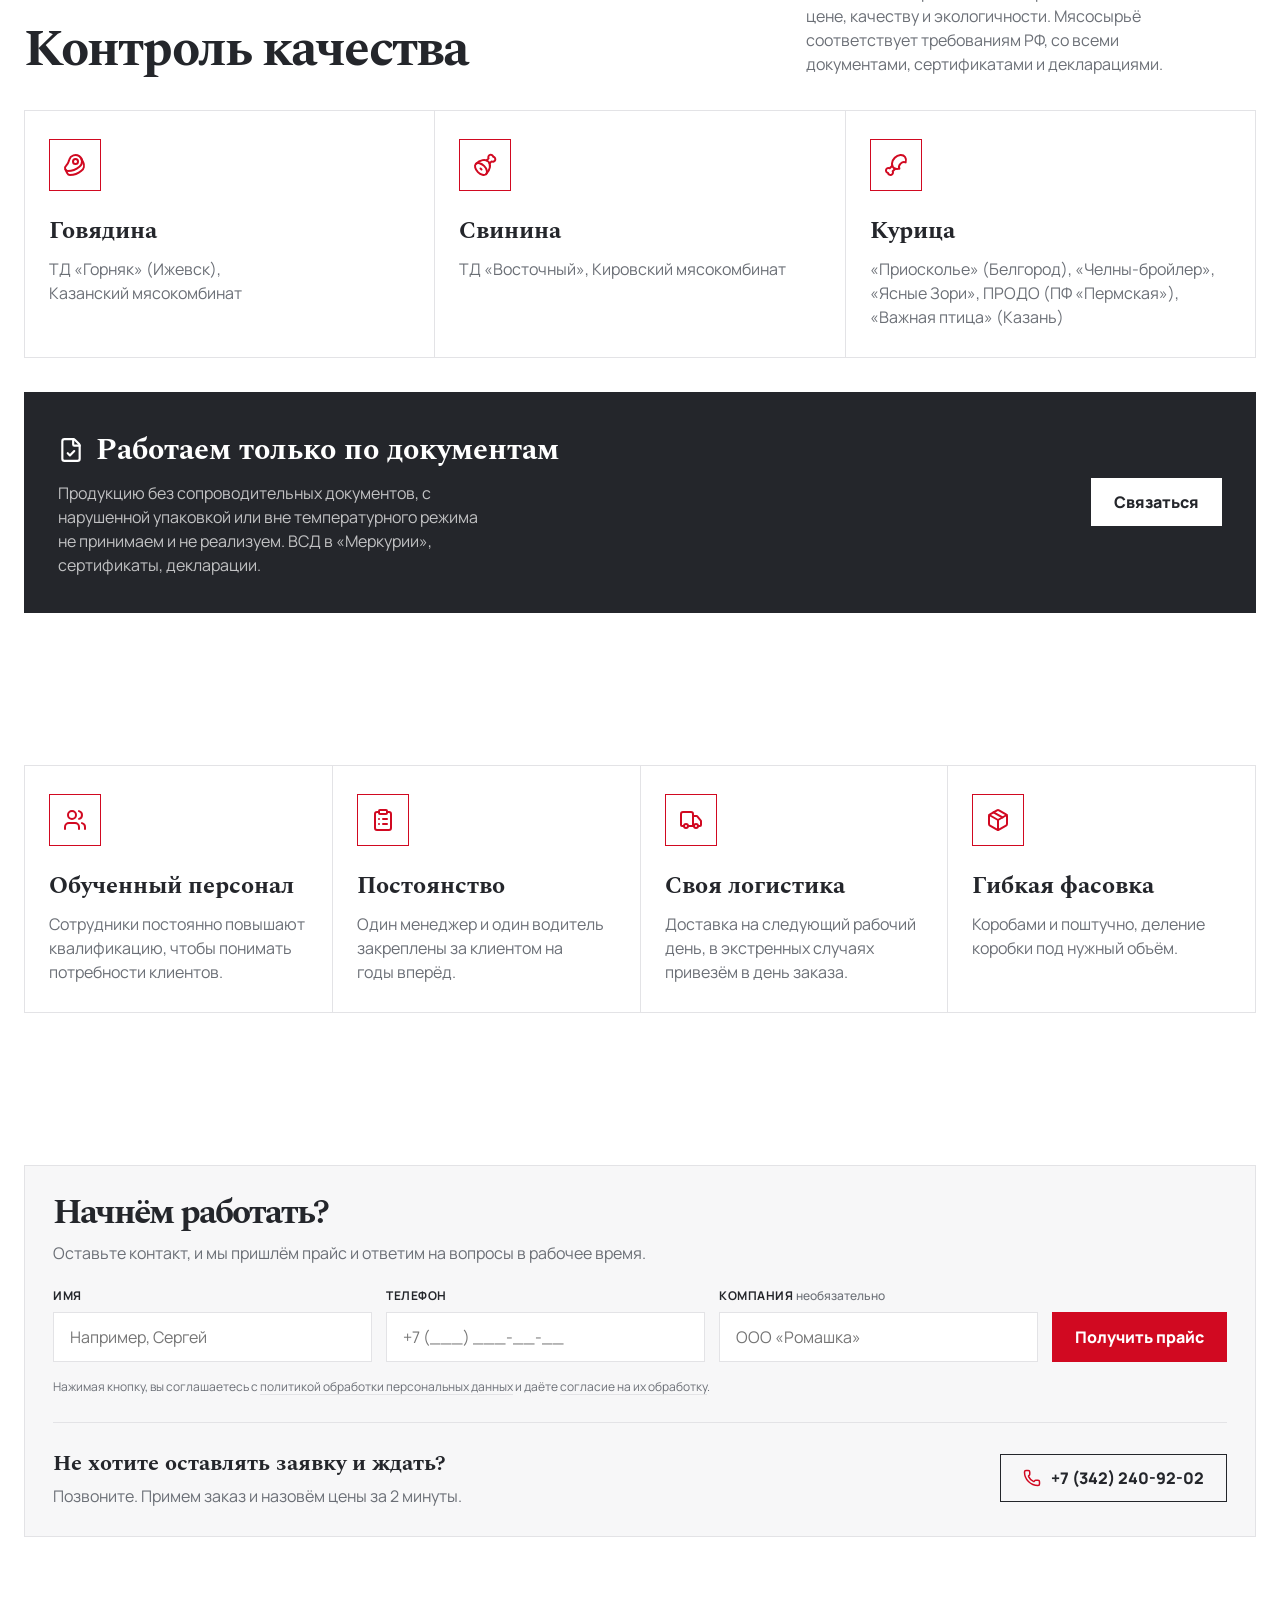
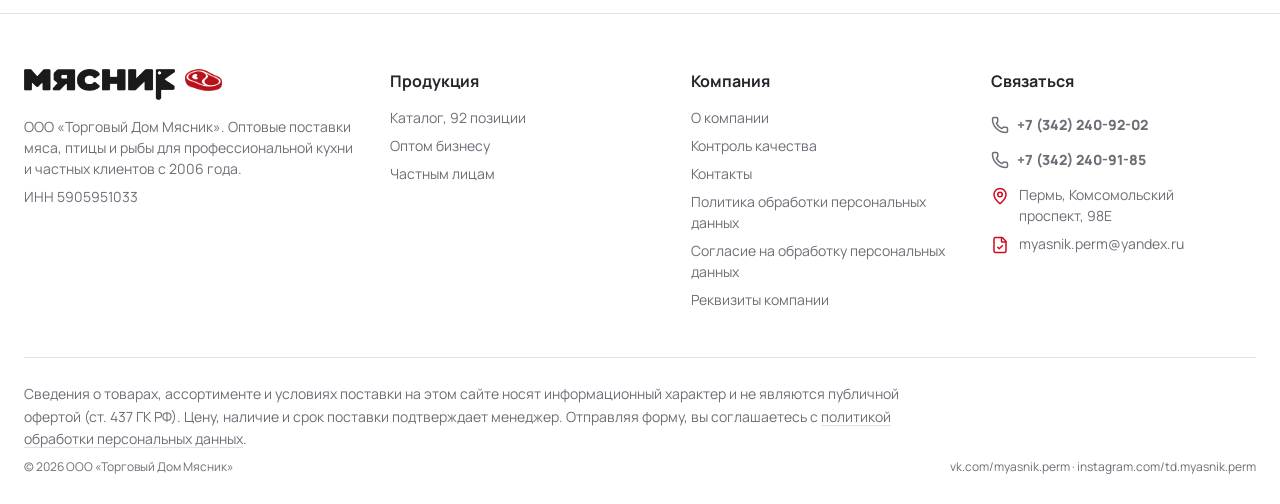
<file: o-kompanii.html>
<!doctype html><html lang="ru"><head><meta charset="utf-8"><meta name="viewport" content="width=device-width,initial-scale=1"><title>О компании · ТД «Мясник» Пермь</title><meta name="description" content="ООО «Торговый Дом Мясник» поставляет мясо и рыбу с 2006 года. Миссия, контроль качества, поставщики и документы."><link rel="icon" href="favicon.ico?v=3" sizes="any"><link rel="apple-touch-icon" href="assets/logo-icon.png?v=3"><link rel="preconnect" href="https://fonts.googleapis.com"><link rel="preconnect" href="https://fonts.gstatic.com" crossorigin><link href="https://fonts.googleapis.com/css2?family=Manrope:wght@400;500;600;700;800&family=Spectral:wght@500;600;700&display=swap" rel="stylesheet"><link rel="stylesheet" href="site.css"></head><body>
<header class="header"><div class="wrap header-in"><a class="logo" href="index.html"><img class="logo-mark" src="assets/logo-mark.webp" width="396" height="240" alt="" loading="eager"><span class="logo-w"><img src="assets/logo-word.webp" width="532" height="109" alt="Мясник"></span></a><nav class="nav"><a href="katalog.html">Каталог</a><a href="opt.html">Опт</a><a href="chastnym.html">Частным лицам</a><a href="o-kompanii.html">О компании</a><a href="kontakty.html">Контакты</a></nav><a class="phone" href="tel:+73422409202"><svg class="icon icon-sm" viewBox="0 0 24 24" fill="none" stroke="currentColor" stroke-width="2" stroke-linecap="round" stroke-linejoin="round"><path d="M13.832 16.568a1 1 0 0 0 1.213-.303l.355-.465A2 2 0 0 1 17 15h3a2 2 0 0 1 2 2v3a2 2 0 0 1-2 2A18 18 0 0 1 2 4a2 2 0 0 1 2-2h3a2 2 0 0 1 2 2v3a2 2 0 0 1-.8 1.6l-.468.351a1 1 0 0 0-.292 1.233 14 14 0 0 0 6.392 6.384"/></svg>+7 (342) 240-92-02</a><a class="button accent" href="#price">Получить прайс</a><button class="burger" type="button" aria-label="Меню" aria-expanded="false"><svg class="icon" viewBox="0 0 24 24" fill="none" stroke="currentColor" stroke-width="2" stroke-linecap="round"><path d="M4 7h16"/><path d="M4 12h16"/><path d="M4 17h16"/></svg></button></div><nav class="wrap mobile-nav"><a href="katalog.html">Каталог</a><a href="opt.html">Опт</a><a href="chastnym.html">Частным лицам</a><a href="o-kompanii.html" aria-current="page">О компании</a><a href="kontakty.html">Контакты</a><a href="#price">Получить прайс</a></nav></header>
<main>

<section class="page-hero"><div class="wrap"><div class="ph-kick">О компании</div><h1>Мы на рынке с 2006 года</h1><p class="lead">ООО «Торговый Дом Мясник» поставляет мясо и рыбу с 2006 года. Наша миссия проста: обеспечить производителей вкусной еды качественными и недорогими мясом и рыбой.</p></div></section>

<section class="section white"><div class="wrap story">
  <div class="story-row"><div class="story-text"><div class="ph-kick">21 декабря 2006</div><h2>Дистрибьютор, которому доверяют кухни края</h2><p>Компания образована в 2006 году и много лет остаётся крупным дистрибьютором замороженных мясопродуктов и рыбы. Долгосрочные отношения с надёжными отечественными и зарубежными производителями и знание рынка позволили занять прочные позиции в Пермском крае.</p></div><div class="story-media"><img src="assets/opt-tile.webp" alt="Склад"></div></div>
  <div class="story-row reverse"><div class="story-text"><div class="ph-kick">Наша миссия</div><h2>Спокойствие тех, кто кормит людей</h2><p>Наши клиенты производят еду для сотен и тысяч человек. Мы хотим, чтобы они были спокойны и уверены в нашей надёжности как поставщика, в качестве и безопасности продукции. Конечный потребитель должен получать здоровую, недорогую и вкусную пищу на работе, учёбе, лечении и отдыхе.</p></div><div class="story-media"><img src="assets/retail-tile.webp" alt="Продукция"></div></div>
</div></section>

<section class="section" id="quality"><div class="wrap"><div class="sec-head"><h2>Контроль качества</h2><p>Более 200 контрагентов. Отбираем по надёжности, цене, качеству и экологичности. Мясосырьё соответствует требованиям РФ, со всеми документами, сертификатами и декларациями.</p></div>
  <div class="grid3 grid-framed"><div class="segment"><span class="icon-badge"><svg class="icon" viewBox="0 0 24 24" fill="none" stroke="currentColor" stroke-width="2" stroke-linecap="round" stroke-linejoin="round"><path d="M16.4 13.7A6.5 6.5 0 1 0 6.28 6.6c-1.1 3.13-.78 3.9-3.18 6.08A3 3 0 0 0 5 18c4 0 8.4-1.8 11.4-4.3"/><path d="m18.5 6 1.754 3.5a6.48 6.48 0 0 1-1.854 8.2C15.4 20.2 11 22 7 22a3 3 0 0 1-2.68-1.66L2.4 16.5"/><circle cx="12.5" cy="8.5" r="2.5"/></svg></span><h3>Говядина</h3><p>ТД «Горняк» (Ижевск), Казанский мясокомбинат</p></div><div class="segment"><span class="icon-badge"><svg class="icon" viewBox="0 0 24 24" fill="none" stroke="currentColor" stroke-width="2" stroke-linecap="round" stroke-linejoin="round"><path d="M13.144 21.144A7.274 10.445 45 1 0 2.856 10.856"/><path d="M13.144 21.144A7.274 4.365 45 0 0 2.856 10.856a7.274 4.365 45 0 0 10.288 10.288"/><path d="M16.565 10.435 18.6 8.4a2.501 2.501 0 1 0 1.65-4.65 2.5 2.5 0 1 0-4.66 1.66l-2.024 2.025"/><path d="m8.5 16.5-1-1"/></svg></span><h3>Свинина</h3><p>ТД «Восточный», Кировский мясокомбинат</p></div><div class="segment"><span class="icon-badge"><svg class="icon" viewBox="0 0 24 24" fill="none" stroke="currentColor" stroke-width="2" stroke-linecap="round" stroke-linejoin="round"><path d="M15.4 15.63a7.875 6 135 1 1 6.23-6.23 4.5 3.43 135 0 0-6.23 6.23"/><path d="m8.29 12.71-2.6 2.6a2.5 2.5 0 1 0-1.65 4.65A2.5 2.5 0 1 0 8.7 18.3l2.59-2.59"/></svg></span><h3>Курица</h3><p>«Приосколье» (Белгород), «Челны-бройлер», «Ясные Зори», ПРОДО (ПФ «Пермская»), «Важная птица» (Казань)</p></div></div>
  <div class="banner banner--dark"><div><h3><svg class="icon" viewBox="0 0 24 24" fill="none" stroke="currentColor" stroke-width="2" stroke-linecap="round" stroke-linejoin="round"><path d="M6 22a2 2 0 0 1-2-2V4a2 2 0 0 1 2-2h8a2.4 2.4 0 0 1 1.704.706l3.588 3.588A2.4 2.4 0 0 1 20 8v12a2 2 0 0 1-2 2z"/><path d="M14 2v5a1 1 0 0 0 1 1h5"/><path d="m9 15 2 2 4-4"/></svg>Работаем только по документам</h3><p>Продукцию без сопроводительных документов, с нарушенной упаковкой или вне температурного режима не принимаем и не реализуем. ВСД в «Меркурии», сертификаты, декларации.</p></div><a class="button invert" href="kontakty.html">Связаться</a></div>
</div></section>

<section class="section white"><div class="wrap"><div class="grid4 grid-framed">
  <div class="segment"><span class="icon-badge"><svg class="icon" viewBox="0 0 24 24" fill="none" stroke="currentColor" stroke-width="2" stroke-linecap="round" stroke-linejoin="round"><path d="M16 21v-2a4 4 0 0 0-4-4H6a4 4 0 0 0-4 4v2"/><path d="M16 3.128a4 4 0 0 1 0 7.744"/><path d="M22 21v-2a4 4 0 0 0-3-3.87"/><circle cx="9" cy="7" r="4"/></svg></span><h3>Обученный персонал</h3><p>Сотрудники постоянно повышают квалификацию, чтобы понимать потребности клиентов.</p></div>
  <div class="segment"><span class="icon-badge"><svg class="icon" viewBox="0 0 24 24" fill="none" stroke="currentColor" stroke-width="2" stroke-linecap="round" stroke-linejoin="round"><rect width="8" height="4" x="8" y="2" rx="1" ry="1"/><path d="M16 4h2a2 2 0 0 1 2 2v14a2 2 0 0 1-2 2H6a2 2 0 0 1-2-2V6a2 2 0 0 1 2-2h2"/><path d="M12 11h4"/><path d="M12 16h4"/><path d="M8 11h.01"/><path d="M8 16h.01"/></svg></span><h3>Постоянство</h3><p>Один менеджер и один водитель закреплены за клиентом на годы вперёд.</p></div>
  <div class="segment"><span class="icon-badge"><svg class="icon" viewBox="0 0 24 24" fill="none" stroke="currentColor" stroke-width="2" stroke-linecap="round" stroke-linejoin="round"><path d="M14 18V6a2 2 0 0 0-2-2H4a2 2 0 0 0-2 2v11a1 1 0 0 0 1 1h2"/><path d="M15 18H9"/><path d="M19 18h2a1 1 0 0 0 1-1v-3.65a1 1 0 0 0-.22-.624l-3.48-4.35A1 1 0 0 0 17.52 8H14"/><circle cx="17" cy="18" r="2"/><circle cx="7" cy="18" r="2"/></svg></span><h3>Своя логистика</h3><p>Доставка на следующий рабочий день, в экстренных случаях привезём в день заказа.</p></div>
  <div class="segment"><span class="icon-badge"><svg class="icon" viewBox="0 0 24 24" fill="none" stroke="currentColor" stroke-width="2" stroke-linecap="round" stroke-linejoin="round"><path d="M11 21.73a2 2 0 0 0 2 0l7-4A2 2 0 0 0 21 16V8a2 2 0 0 0-1-1.73l-7-4a2 2 0 0 0-2 0l-7 4A2 2 0 0 0 3 8v8a2 2 0 0 0 1 1.73z"/><path d="M12 22V12"/><polyline points="3.29 7 12 12 20.71 7"/><path d="m7.5 4.27 9 5.15"/></svg></span><h3>Гибкая фасовка</h3><p>Коробами и поштучно, деление коробки под нужный объём.</p></div>
</div></div></section>
<section class="section white" id="price"><div class="wrap"><div class="filter">
  <div class="sec-head"><h2>Начнём работать?</h2><p>Оставьте контакт, и мы пришлём прайс и ответим на вопросы в рабочее время.</p></div>
  <form class="lead-form" data-demo>
    <label class="fld"><span class="fld-l">Имя</span><input class="field" name="name" placeholder="Например, Сергей" required></label>
    <label class="fld"><span class="fld-l">Телефон</span><input class="field" name="phone" type="tel" inputmode="tel" placeholder="+7 (___) ___-__-__" data-phone required></label>
    <label class="fld"><span class="fld-l">Компания <em>необязательно</em></span><input class="field" name="company" placeholder="ООО «Ромашка»"></label>
    <button class="button accent">Получить прайс</button><p class="form-consent">Нажимая кнопку, вы соглашаетесь с <a href="privacy.html">политикой обработки персональных данных</a> и даёте <a href="privacy.html#soglasie">согласие на их обработку</a>.</p>
  </form>
  <div class="call-cta"><div><h3>Не хотите оставлять заявку и ждать?</h3><p>Позвоните. Примем заказ и назовём цены за 2 минуты.</p></div><a class="button ghost" href="tel:+73422409202"><svg class="icon icon-sm" viewBox="0 0 24 24" fill="none" stroke="currentColor" stroke-width="2" stroke-linecap="round" stroke-linejoin="round"><path d="M13.832 16.568a1 1 0 0 0 1.213-.303l.355-.465A2 2 0 0 1 17 15h3a2 2 0 0 1 2 2v3a2 2 0 0 1-2 2A18 18 0 0 1 2 4a2 2 0 0 1 2-2h3a2 2 0 0 1 2 2v3a2 2 0 0 1-.8 1.6l-.468.351a1 1 0 0 0-.292 1.233 14 14 0 0 0 6.392 6.384"/></svg>+7 (342) 240-92-02</a></div>
</div></div></section>

</main>
<footer class="footer"><div class="wrap">
  <div class="foot-grid">
    <div><div class="logo"><img class="logo-mark" src="assets/logo-mark.webp" width="396" height="240" alt="" loading="eager"><span class="logo-w"><img src="assets/logo-word.webp" width="532" height="109" alt="Мясник"></span></div><p>ООО «Торговый Дом Мясник». Оптовые поставки мяса, птицы и рыбы для профессиональной кухни и частных клиентов с 2006 года.</p><p>ИНН 5905951033</p></div>
    <div><h4>Продукция</h4><a href="katalog.html">Каталог, 92 позиции</a><a href="opt.html">Оптом бизнесу</a><a href="chastnym.html">Частным лицам</a></div>
    <div><h4>Компания</h4><a href="o-kompanii.html" aria-current="page">О компании</a><a href="o-kompanii.html#quality">Контроль качества</a><a href="kontakty.html">Контакты</a><a href="privacy.html">Политика обработки персональных данных</a><a href="privacy.html#soglasie">Согласие на обработку персональных данных</a><a href="kontakty.html#rekvizity">Реквизиты компании</a></div>
    <div><h4>Связаться</h4><a class="phone" href="tel:+73422409202"><svg class="icon icon-sm" viewBox="0 0 24 24" fill="none" stroke="currentColor" stroke-width="2" stroke-linecap="round" stroke-linejoin="round"><path d="M13.832 16.568a1 1 0 0 0 1.213-.303l.355-.465A2 2 0 0 1 17 15h3a2 2 0 0 1 2 2v3a2 2 0 0 1-2 2A18 18 0 0 1 2 4a2 2 0 0 1 2-2h3a2 2 0 0 1 2 2v3a2 2 0 0 1-.8 1.6l-.468.351a1 1 0 0 0-.292 1.233 14 14 0 0 0 6.392 6.384"/></svg>+7 (342) 240-92-02</a><a class="phone" href="tel:+73422409185"><svg class="icon icon-sm" viewBox="0 0 24 24" fill="none" stroke="currentColor" stroke-width="2" stroke-linecap="round" stroke-linejoin="round"><path d="M13.832 16.568a1 1 0 0 0 1.213-.303l.355-.465A2 2 0 0 1 17 15h3a2 2 0 0 1 2 2v3a2 2 0 0 1-2 2A18 18 0 0 1 2 4a2 2 0 0 1 2-2h3a2 2 0 0 1 2 2v3a2 2 0 0 1-.8 1.6l-.468.351a1 1 0 0 0-.292 1.233 14 14 0 0 0 6.392 6.384"/></svg>+7 (342) 240-91-85</a><p class="icon-line"><svg class="icon icon-sm" viewBox="0 0 24 24" fill="none" stroke="currentColor" stroke-width="2" stroke-linecap="round" stroke-linejoin="round"><path d="M20 10c0 4.993-5.539 10.193-7.399 11.799a1 1 0 0 1-1.202 0C9.539 20.193 4 14.993 4 10a8 8 0 0 1 16 0"/><circle cx="12" cy="10" r="3"/></svg><span>Пермь, Комсомольский проспект, 98Е</span></p><p class="icon-line"><svg class="icon icon-sm" viewBox="0 0 24 24" fill="none" stroke="currentColor" stroke-width="2" stroke-linecap="round" stroke-linejoin="round"><path d="M6 22a2 2 0 0 1-2-2V4a2 2 0 0 1 2-2h8a2.4 2.4 0 0 1 1.704.706l3.588 3.588A2.4 2.4 0 0 1 20 8v12a2 2 0 0 1-2 2z"/><path d="M14 2v5a1 1 0 0 0 1 1h5"/><path d="m9 15 2 2 4-4"/></svg><span>myasnik.perm@yandex.ru</span></p></div>
  </div>

  <div class="foot-bottom"><p class="fb-note">Сведения о товарах, ассортименте и условиях поставки на этом сайте носят информационный характер и не являются публичной офертой (ст. 437 ГК РФ). Цену, наличие и срок поставки подтверждает менеджер. Отправляя форму, вы соглашаетесь с <a href="privacy.html">политикой обработки персональных данных</a>.</p><div class="fb-row"><span>© 2026 ООО «Торговый Дом Мясник»</span><span>vk.com/myasnik.perm · instagram.com/td.myasnik.perm</span></div></div>
</div></footer>
<div class="toast"></div><script src="site.js"></script></body></html>
</file>
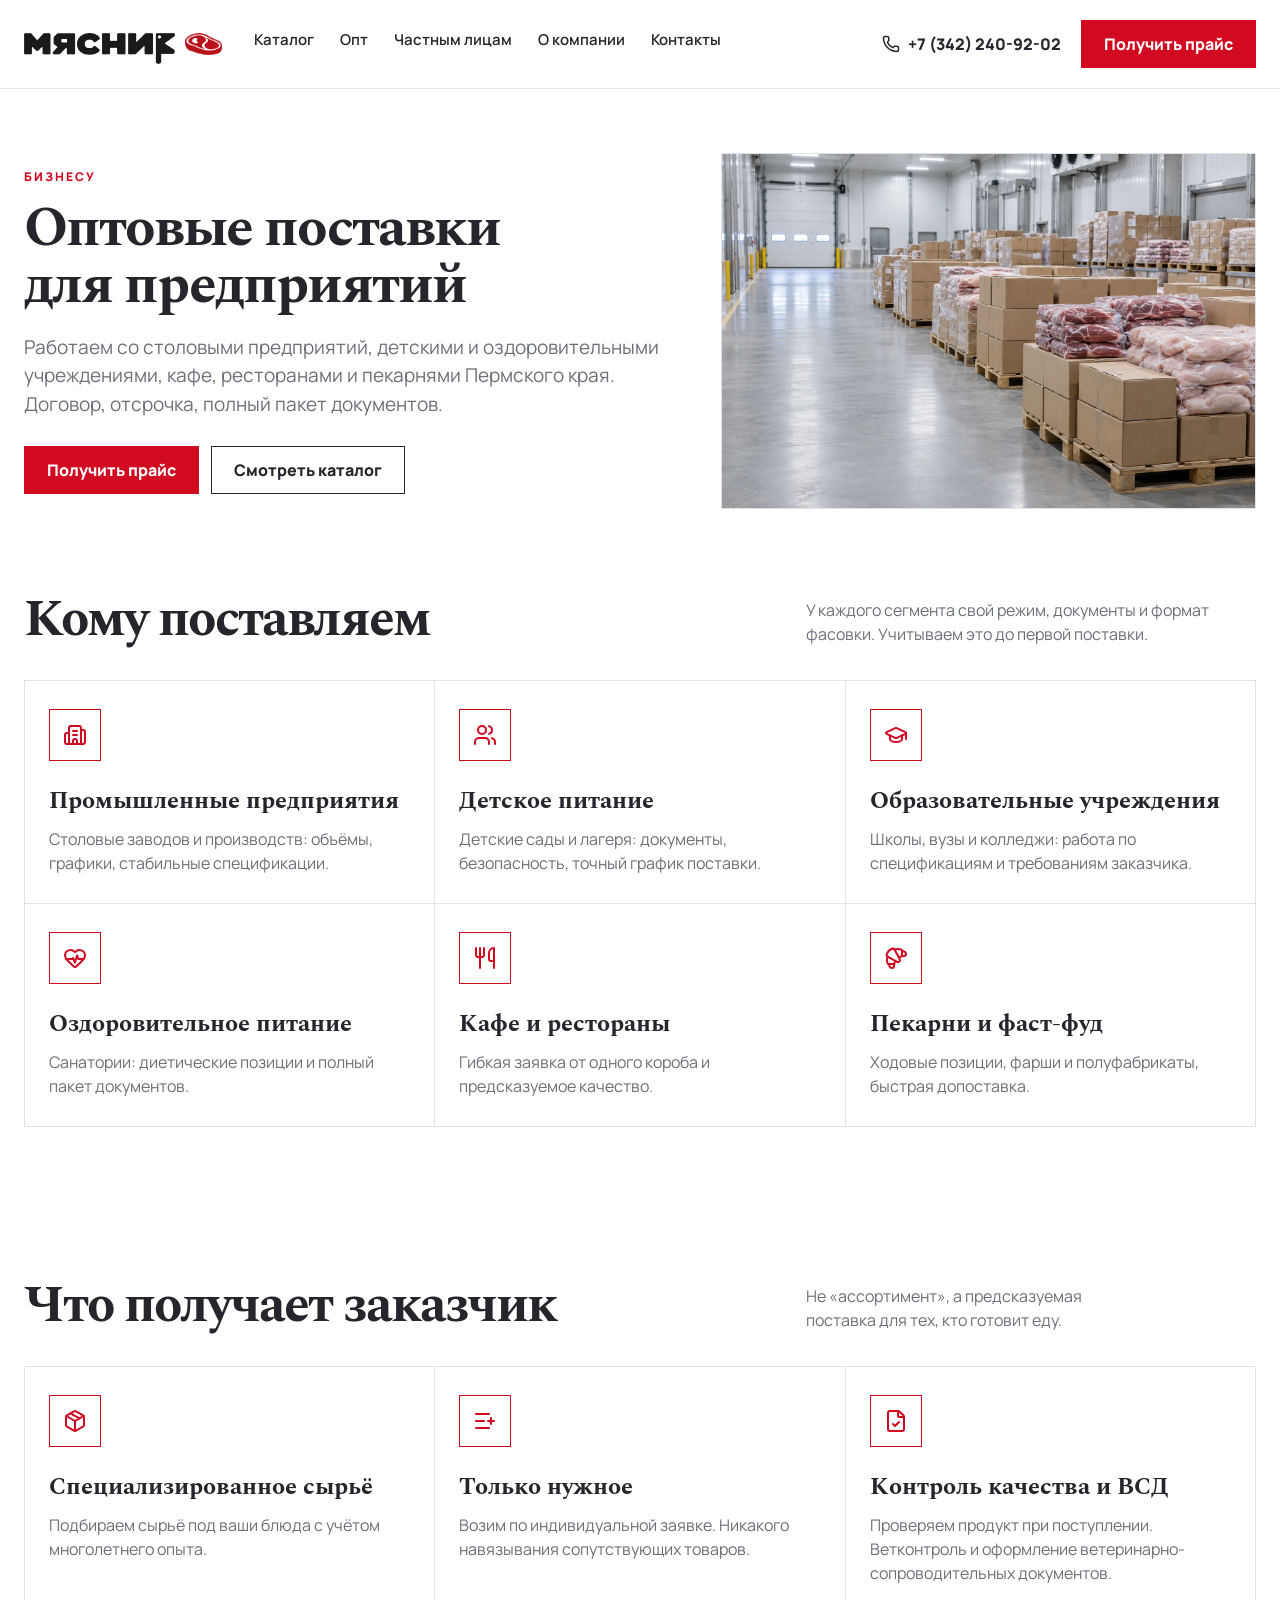
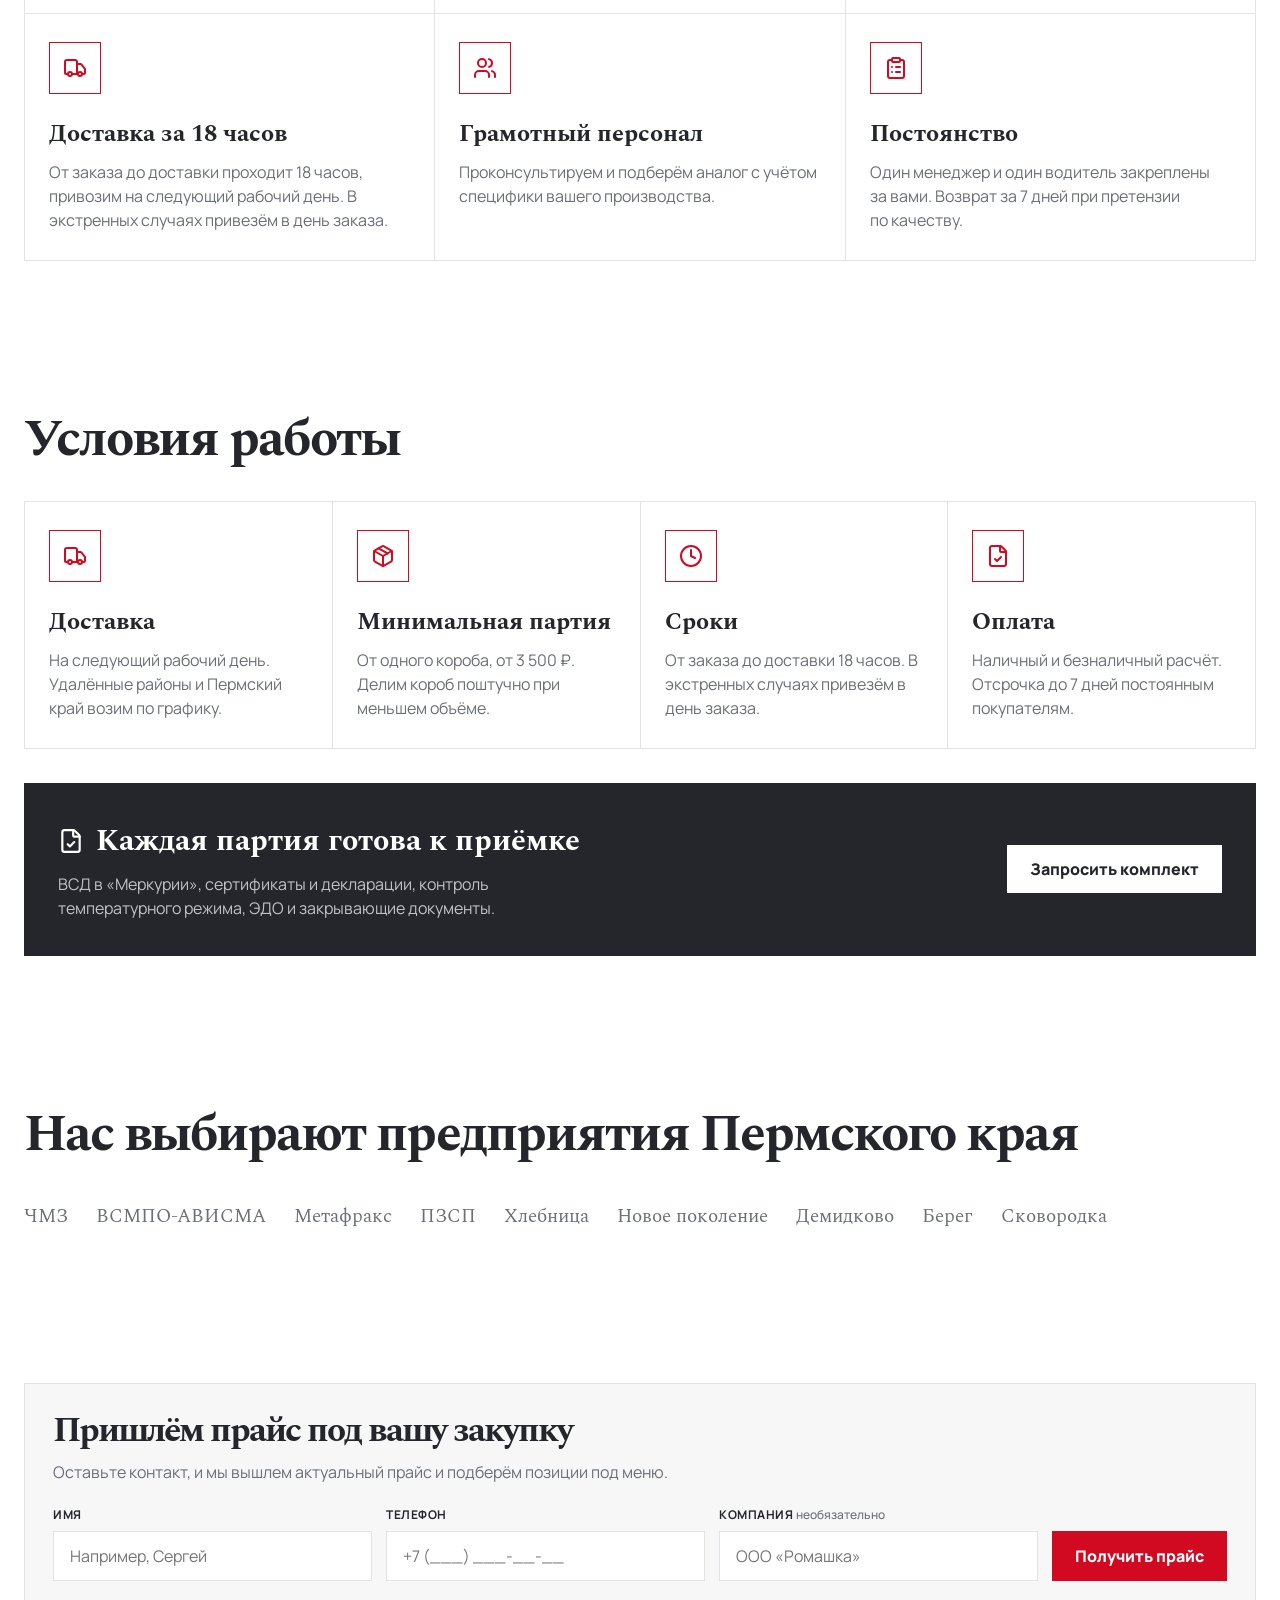
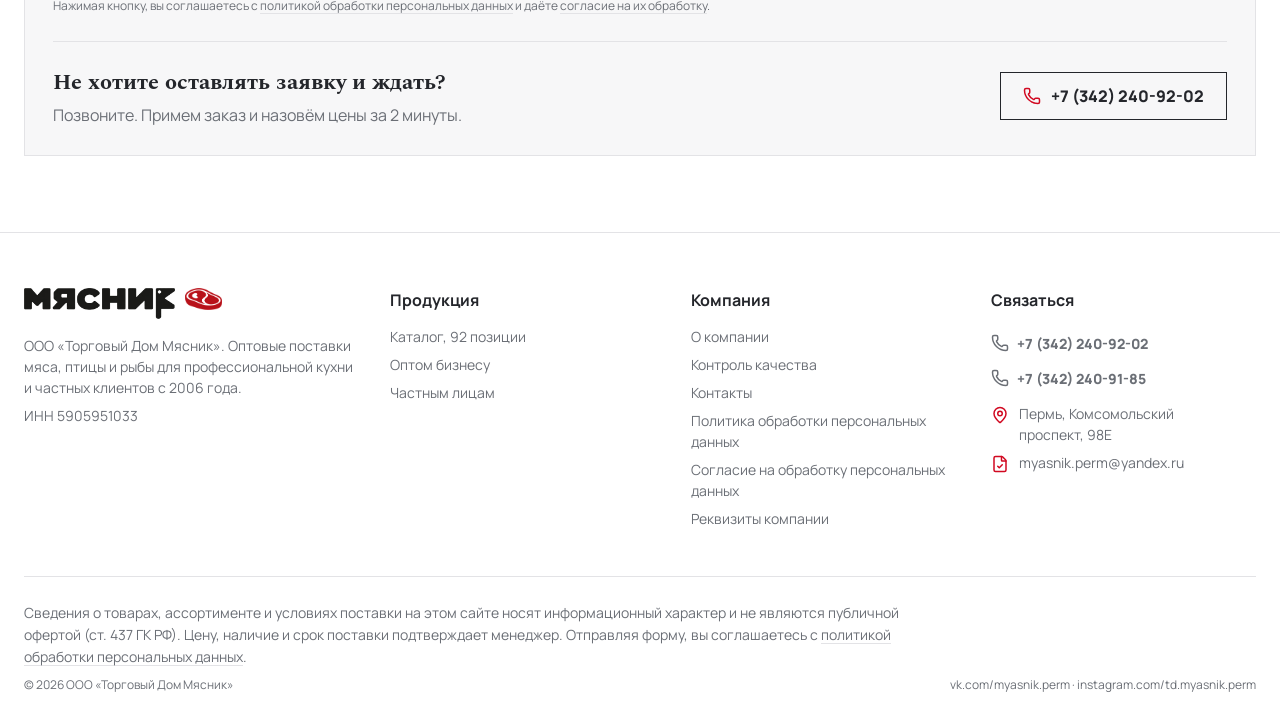
<file: opt.html>
<!doctype html><html lang="ru"><head><meta charset="utf-8"><meta name="viewport" content="width=device-width,initial-scale=1"><title>Оптовые поставки мяса и рыбы для бизнеса · ТД «Мясник»</title><meta name="description" content="Оптовые поставки мяса, птицы и рыбы для столовых, детских, оздоровительных учреждений, кафе и пекарен Пермского края. Договор, отсрочка, ВСД."><link rel="icon" href="favicon.ico?v=3" sizes="any"><link rel="apple-touch-icon" href="assets/logo-icon.png?v=3"><link rel="preconnect" href="https://fonts.googleapis.com"><link rel="preconnect" href="https://fonts.gstatic.com" crossorigin><link href="https://fonts.googleapis.com/css2?family=Manrope:wght@400;500;600;700;800&family=Spectral:wght@500;600;700&display=swap" rel="stylesheet"><link rel="stylesheet" href="site.css"></head><body>
<header class="header"><div class="wrap header-in"><a class="logo" href="index.html"><img class="logo-mark" src="assets/logo-mark.webp" width="396" height="240" alt="" loading="eager"><span class="logo-w"><img src="assets/logo-word.webp" width="532" height="109" alt="Мясник"></span></a><nav class="nav"><a href="katalog.html">Каталог</a><a href="opt.html">Опт</a><a href="chastnym.html">Частным лицам</a><a href="o-kompanii.html">О компании</a><a href="kontakty.html">Контакты</a></nav><a class="phone" href="tel:+73422409202"><svg class="icon icon-sm" viewBox="0 0 24 24" fill="none" stroke="currentColor" stroke-width="2" stroke-linecap="round" stroke-linejoin="round"><path d="M13.832 16.568a1 1 0 0 0 1.213-.303l.355-.465A2 2 0 0 1 17 15h3a2 2 0 0 1 2 2v3a2 2 0 0 1-2 2A18 18 0 0 1 2 4a2 2 0 0 1 2-2h3a2 2 0 0 1 2 2v3a2 2 0 0 1-.8 1.6l-.468.351a1 1 0 0 0-.292 1.233 14 14 0 0 0 6.392 6.384"/></svg>+7 (342) 240-92-02</a><a class="button accent" href="#price">Получить прайс</a><button class="burger" type="button" aria-label="Меню" aria-expanded="false"><svg class="icon" viewBox="0 0 24 24" fill="none" stroke="currentColor" stroke-width="2" stroke-linecap="round"><path d="M4 7h16"/><path d="M4 12h16"/><path d="M4 17h16"/></svg></button></div><nav class="wrap mobile-nav"><a href="katalog.html">Каталог</a><a href="opt.html" aria-current="page">Опт</a><a href="chastnym.html">Частным лицам</a><a href="o-kompanii.html">О компании</a><a href="kontakty.html">Контакты</a><a href="#price">Получить прайс</a></nav></header>
<main>

<section class="page-hero page-hero--img"><div class="wrap page-hero-grid"><div><div class="ph-kick">Бизнесу</div><h1>Оптовые поставки для предприятий</h1><p class="lead">Работаем со столовыми предприятий, детскими и оздоровительными учреждениями, кафе, ресторанами и пекарнями Пермского края. Договор, отсрочка, полный пакет документов.</p><div class="actions"><a class="button accent" href="#price">Получить прайс</a><a class="button ghost" href="katalog.html">Смотреть каталог</a></div></div><div class="ph-media"><img src="assets/opt-tile.webp" alt="Склад оптовых поставок"></div></div></section>

<section class="section"><div class="wrap"><div class="sec-head"><h2>Кому поставляем</h2><p>У каждого сегмента свой режим, документы и формат фасовки. Учитываем это до первой поставки.</p></div><div class="grid3 grid-framed"><div class="segment"><span class="icon-badge"><svg class="icon" viewBox="0 0 24 24" fill="none" stroke="currentColor" stroke-width="2" stroke-linecap="round" stroke-linejoin="round"><path d="M10 12h4"/><path d="M10 8h4"/><path d="M14 21v-3a2 2 0 0 0-4 0v3"/><path d="M6 10H4a2 2 0 0 0-2 2v7a2 2 0 0 0 2 2h16a2 2 0 0 0 2-2V9a2 2 0 0 0-2-2h-2"/><path d="M6 21V5a2 2 0 0 1 2-2h8a2 2 0 0 1 2 2v16"/></svg></span><h3>Промышленные предприятия</h3><p>Столовые заводов и производств: объёмы, графики, стабильные спецификации.</p></div><div class="segment"><span class="icon-badge"><svg class="icon" viewBox="0 0 24 24" fill="none" stroke="currentColor" stroke-width="2" stroke-linecap="round" stroke-linejoin="round"><path d="M16 21v-2a4 4 0 0 0-4-4H6a4 4 0 0 0-4 4v2"/><path d="M16 3.128a4 4 0 0 1 0 7.744"/><path d="M22 21v-2a4 4 0 0 0-3-3.87"/><circle cx="9" cy="7" r="4"/></svg></span><h3>Детское питание</h3><p>Детские сады и лагеря: документы, безопасность, точный график поставки.</p></div><div class="segment"><span class="icon-badge"><svg class="icon" viewBox="0 0 24 24" fill="none" stroke="currentColor" stroke-width="2" stroke-linecap="round" stroke-linejoin="round"><path d="M21.42 10.922a1 1 0 0 0-.019-1.838L12.83 5.18a2 2 0 0 0-1.66 0L2.6 9.08a1 1 0 0 0 0 1.832l8.57 3.908a2 2 0 0 0 1.66 0z"/><path d="M22 10v6"/><path d="M6 12.5V16a6 3 0 0 0 12 0v-3.5"/></svg></span><h3>Образовательные учреждения</h3><p>Школы, вузы и колледжи: работа по спецификациям и требованиям заказчика.</p></div><div class="segment"><span class="icon-badge"><svg class="icon" viewBox="0 0 24 24" fill="none" stroke="currentColor" stroke-width="2" stroke-linecap="round" stroke-linejoin="round"><path d="M2 9.5a5.5 5.5 0 0 1 9.591-3.676.56.56 0 0 0 .818 0A5.49 5.49 0 0 1 22 9.5c0 2.29-1.5 4-3 5.5l-5.492 5.313a2 2 0 0 1-3 .019L5 15c-1.5-1.5-3-3.2-3-5.5"/><path d="M3.22 13H9.5l.5-1 2 4.5 2-7 1.5 3.5h5.27"/></svg></span><h3>Оздоровительное питание</h3><p>Санатории: диетические позиции и полный пакет документов.</p></div><div class="segment"><span class="icon-badge"><svg class="icon" viewBox="0 0 24 24" fill="none" stroke="currentColor" stroke-width="2" stroke-linecap="round" stroke-linejoin="round"><path d="M3 2v7c0 1.1.9 2 2 2h4a2 2 0 0 0 2-2V2"/><path d="M7 2v20"/><path d="M21 15V2a5 5 0 0 0-5 5v6c0 1.1.9 2 2 2h3Zm0 0v7"/></svg></span><h3>Кафе и рестораны</h3><p>Гибкая заявка от одного короба и предсказуемое качество.</p></div><div class="segment"><span class="icon-badge"><svg class="icon" viewBox="0 0 24 24" fill="none" stroke="currentColor" stroke-width="2" stroke-linecap="round" stroke-linejoin="round"><path d="M10.2 18H4.774a1.5 1.5 0 0 1-1.352-.97 11 11 0 0 1 .132-6.487"/><path d="M18 10.2V4.774a1.5 1.5 0 0 0-.97-1.352 11 11 0 0 0-6.486.132"/><path d="M18 5a4 3 0 0 1 4 3 2 2 0 0 1-2 2 10 10 0 0 0-5.139 1.42"/><path d="M5 18a3 4 0 0 0 3 4 2 2 0 0 0 2-2 10 10 0 0 1 1.42-5.14"/><path d="M8.709 2.554a10 10 0 0 0-6.155 6.155 1.5 1.5 0 0 0 .676 1.626l9.807 5.42a2 2 0 0 0 2.718-2.718l-5.42-9.807a1.5 1.5 0 0 0-1.626-.676"/></svg></span><h3>Пекарни и фаст-фуд</h3><p>Ходовые позиции, фарши и полуфабрикаты, быстрая допоставка.</p></div></div></div></section>

<section class="section white"><div class="wrap"><div class="sec-head"><h2>Что получает заказчик</h2><p>Не «ассортимент», а предсказуемая поставка для тех, кто готовит еду.</p></div><div class="grid3 grid-framed"><div class="segment"><span class="icon-badge"><svg class="icon" viewBox="0 0 24 24" fill="none" stroke="currentColor" stroke-width="2" stroke-linecap="round" stroke-linejoin="round"><path d="M11 21.73a2 2 0 0 0 2 0l7-4A2 2 0 0 0 21 16V8a2 2 0 0 0-1-1.73l-7-4a2 2 0 0 0-2 0l-7 4A2 2 0 0 0 3 8v8a2 2 0 0 0 1 1.73z"/><path d="M12 22V12"/><polyline points="3.29 7 12 12 20.71 7"/><path d="m7.5 4.27 9 5.15"/></svg></span><h3>Специализированное сырьё</h3><p>Подбираем сырьё под ваши блюда с учётом многолетнего опыта.</p></div><div class="segment"><span class="icon-badge"><svg class="icon" viewBox="0 0 24 24" fill="none" stroke="currentColor" stroke-width="2" stroke-linecap="round" stroke-linejoin="round"><path d="M16 5H3"/><path d="M11 12H3"/><path d="M16 19H3"/><path d="M18 9v6"/><path d="M21 12h-6"/></svg></span><h3>Только нужное</h3><p>Возим по индивидуальной заявке. Никакого навязывания сопутствующих товаров.</p></div><div class="segment"><span class="icon-badge"><svg class="icon" viewBox="0 0 24 24" fill="none" stroke="currentColor" stroke-width="2" stroke-linecap="round" stroke-linejoin="round"><path d="M6 22a2 2 0 0 1-2-2V4a2 2 0 0 1 2-2h8a2.4 2.4 0 0 1 1.704.706l3.588 3.588A2.4 2.4 0 0 1 20 8v12a2 2 0 0 1-2 2z"/><path d="M14 2v5a1 1 0 0 0 1 1h5"/><path d="m9 15 2 2 4-4"/></svg></span><h3>Контроль качества и ВСД</h3><p>Проверяем продукт при поступлении. Ветконтроль и оформление ветеринарно-сопроводительных документов.</p></div><div class="segment"><span class="icon-badge"><svg class="icon" viewBox="0 0 24 24" fill="none" stroke="currentColor" stroke-width="2" stroke-linecap="round" stroke-linejoin="round"><path d="M14 18V6a2 2 0 0 0-2-2H4a2 2 0 0 0-2 2v11a1 1 0 0 0 1 1h2"/><path d="M15 18H9"/><path d="M19 18h2a1 1 0 0 0 1-1v-3.65a1 1 0 0 0-.22-.624l-3.48-4.35A1 1 0 0 0 17.52 8H14"/><circle cx="17" cy="18" r="2"/><circle cx="7" cy="18" r="2"/></svg></span><h3>Доставка за 18 часов</h3><p>От заказа до доставки проходит 18 часов, привозим на следующий рабочий день. В экстренных случаях привезём в день заказа.</p></div><div class="segment"><span class="icon-badge"><svg class="icon" viewBox="0 0 24 24" fill="none" stroke="currentColor" stroke-width="2" stroke-linecap="round" stroke-linejoin="round"><path d="M16 21v-2a4 4 0 0 0-4-4H6a4 4 0 0 0-4 4v2"/><path d="M16 3.128a4 4 0 0 1 0 7.744"/><path d="M22 21v-2a4 4 0 0 0-3-3.87"/><circle cx="9" cy="7" r="4"/></svg></span><h3>Грамотный персонал</h3><p>Проконсультируем и подберём аналог с учётом специфики вашего производства.</p></div><div class="segment"><span class="icon-badge"><svg class="icon" viewBox="0 0 24 24" fill="none" stroke="currentColor" stroke-width="2" stroke-linecap="round" stroke-linejoin="round"><rect width="8" height="4" x="8" y="2" rx="1" ry="1"/><path d="M16 4h2a2 2 0 0 1 2 2v14a2 2 0 0 1-2 2H6a2 2 0 0 1-2-2V6a2 2 0 0 1 2-2h2"/><path d="M12 11h4"/><path d="M12 16h4"/><path d="M8 11h.01"/><path d="M8 16h.01"/></svg></span><h3>Постоянство</h3><p>Один менеджер и один водитель закреплены за вами. Возврат за 7 дней при претензии по качеству.</p></div></div></div></section>

<section class="section"><div class="wrap"><div class="sec-head"><h2>Условия работы</h2></div><div class="grid4 grid-framed">
  <div class="segment"><span class="icon-badge"><svg class="icon" viewBox="0 0 24 24" fill="none" stroke="currentColor" stroke-width="2" stroke-linecap="round" stroke-linejoin="round"><path d="M14 18V6a2 2 0 0 0-2-2H4a2 2 0 0 0-2 2v11a1 1 0 0 0 1 1h2"/><path d="M15 18H9"/><path d="M19 18h2a1 1 0 0 0 1-1v-3.65a1 1 0 0 0-.22-.624l-3.48-4.35A1 1 0 0 0 17.52 8H14"/><circle cx="17" cy="18" r="2"/><circle cx="7" cy="18" r="2"/></svg></span><h3>Доставка</h3><p>На следующий рабочий день. Удалённые районы и Пермский край возим по графику.</p></div>
  <div class="segment"><span class="icon-badge"><svg class="icon" viewBox="0 0 24 24" fill="none" stroke="currentColor" stroke-width="2" stroke-linecap="round" stroke-linejoin="round"><path d="M11 21.73a2 2 0 0 0 2 0l7-4A2 2 0 0 0 21 16V8a2 2 0 0 0-1-1.73l-7-4a2 2 0 0 0-2 0l-7 4A2 2 0 0 0 3 8v8a2 2 0 0 0 1 1.73z"/><path d="M12 22V12"/><polyline points="3.29 7 12 12 20.71 7"/><path d="m7.5 4.27 9 5.15"/></svg></span><h3>Минимальная партия</h3><p>От одного короба, от 3 500 ₽. Делим короб поштучно при меньшем объёме.</p></div>
  <div class="segment"><span class="icon-badge"><svg class="icon" viewBox="0 0 24 24" fill="none" stroke="currentColor" stroke-width="2" stroke-linecap="round" stroke-linejoin="round"><circle cx="12" cy="12" r="10"/><path d="M12 6v6l4 2"/></svg></span><h3>Сроки</h3><p>От заказа до доставки 18 часов. В экстренных случаях привезём в день заказа.</p></div>
  <div class="segment"><span class="icon-badge"><svg class="icon" viewBox="0 0 24 24" fill="none" stroke="currentColor" stroke-width="2" stroke-linecap="round" stroke-linejoin="round"><path d="M6 22a2 2 0 0 1-2-2V4a2 2 0 0 1 2-2h8a2.4 2.4 0 0 1 1.704.706l3.588 3.588A2.4 2.4 0 0 1 20 8v12a2 2 0 0 1-2 2z"/><path d="M14 2v5a1 1 0 0 0 1 1h5"/><path d="m9 15 2 2 4-4"/></svg></span><h3>Оплата</h3><p>Наличный и безналичный расчёт. Отсрочка до 7 дней постоянным покупателям.</p></div>
</div>
<div class="banner banner--dark"><div><h3><svg class="icon" viewBox="0 0 24 24" fill="none" stroke="currentColor" stroke-width="2" stroke-linecap="round" stroke-linejoin="round"><path d="M6 22a2 2 0 0 1-2-2V4a2 2 0 0 1 2-2h8a2.4 2.4 0 0 1 1.704.706l3.588 3.588A2.4 2.4 0 0 1 20 8v12a2 2 0 0 1-2 2z"/><path d="M14 2v5a1 1 0 0 0 1 1h5"/><path d="m9 15 2 2 4-4"/></svg>Каждая партия готова к приёмке</h3><p>ВСД в «Меркурии», сертификаты и декларации, контроль температурного режима, ЭДО и закрывающие документы.</p></div><a class="button invert" href="#price">Запросить комплект</a></div>
</div></section>

<section class="section white"><div class="wrap"><div class="sec-head"><h2>Нас выбирают предприятия Пермского края</h2></div><div class="client-names"><span>ЧМЗ</span><span>ВСМПО-АВИСМА</span><span>Метафракс</span><span>ПЗСП</span><span>Хлебница</span><span>Новое поколение</span><span>Демидково</span><span>Берег</span><span>Сковородка</span></div></div></section>
<section class="section white" id="price"><div class="wrap"><div class="filter">
  <div class="sec-head"><h2>Пришлём прайс под вашу закупку</h2><p>Оставьте контакт, и мы вышлем актуальный прайс и подберём позиции под меню.</p></div>
  <form class="lead-form" data-demo>
    <label class="fld"><span class="fld-l">Имя</span><input class="field" name="name" placeholder="Например, Сергей" required></label>
    <label class="fld"><span class="fld-l">Телефон</span><input class="field" name="phone" type="tel" inputmode="tel" placeholder="+7 (___) ___-__-__" data-phone required></label>
    <label class="fld"><span class="fld-l">Компания <em>необязательно</em></span><input class="field" name="company" placeholder="ООО «Ромашка»"></label>
    <button class="button accent">Получить прайс</button><p class="form-consent">Нажимая кнопку, вы соглашаетесь с <a href="privacy.html">политикой обработки персональных данных</a> и даёте <a href="privacy.html#soglasie">согласие на их обработку</a>.</p>
  </form>
  <div class="call-cta"><div><h3>Не хотите оставлять заявку и ждать?</h3><p>Позвоните. Примем заказ и назовём цены за 2 минуты.</p></div><a class="button ghost" href="tel:+73422409202"><svg class="icon icon-sm" viewBox="0 0 24 24" fill="none" stroke="currentColor" stroke-width="2" stroke-linecap="round" stroke-linejoin="round"><path d="M13.832 16.568a1 1 0 0 0 1.213-.303l.355-.465A2 2 0 0 1 17 15h3a2 2 0 0 1 2 2v3a2 2 0 0 1-2 2A18 18 0 0 1 2 4a2 2 0 0 1 2-2h3a2 2 0 0 1 2 2v3a2 2 0 0 1-.8 1.6l-.468.351a1 1 0 0 0-.292 1.233 14 14 0 0 0 6.392 6.384"/></svg>+7 (342) 240-92-02</a></div>
</div></div></section>

</main>
<footer class="footer"><div class="wrap">
  <div class="foot-grid">
    <div><div class="logo"><img class="logo-mark" src="assets/logo-mark.webp" width="396" height="240" alt="" loading="eager"><span class="logo-w"><img src="assets/logo-word.webp" width="532" height="109" alt="Мясник"></span></div><p>ООО «Торговый Дом Мясник». Оптовые поставки мяса, птицы и рыбы для профессиональной кухни и частных клиентов с 2006 года.</p><p>ИНН 5905951033</p></div>
    <div><h4>Продукция</h4><a href="katalog.html">Каталог, 92 позиции</a><a href="opt.html" aria-current="page">Оптом бизнесу</a><a href="chastnym.html">Частным лицам</a></div>
    <div><h4>Компания</h4><a href="o-kompanii.html">О компании</a><a href="o-kompanii.html#quality">Контроль качества</a><a href="kontakty.html">Контакты</a><a href="privacy.html">Политика обработки персональных данных</a><a href="privacy.html#soglasie">Согласие на обработку персональных данных</a><a href="kontakty.html#rekvizity">Реквизиты компании</a></div>
    <div><h4>Связаться</h4><a class="phone" href="tel:+73422409202"><svg class="icon icon-sm" viewBox="0 0 24 24" fill="none" stroke="currentColor" stroke-width="2" stroke-linecap="round" stroke-linejoin="round"><path d="M13.832 16.568a1 1 0 0 0 1.213-.303l.355-.465A2 2 0 0 1 17 15h3a2 2 0 0 1 2 2v3a2 2 0 0 1-2 2A18 18 0 0 1 2 4a2 2 0 0 1 2-2h3a2 2 0 0 1 2 2v3a2 2 0 0 1-.8 1.6l-.468.351a1 1 0 0 0-.292 1.233 14 14 0 0 0 6.392 6.384"/></svg>+7 (342) 240-92-02</a><a class="phone" href="tel:+73422409185"><svg class="icon icon-sm" viewBox="0 0 24 24" fill="none" stroke="currentColor" stroke-width="2" stroke-linecap="round" stroke-linejoin="round"><path d="M13.832 16.568a1 1 0 0 0 1.213-.303l.355-.465A2 2 0 0 1 17 15h3a2 2 0 0 1 2 2v3a2 2 0 0 1-2 2A18 18 0 0 1 2 4a2 2 0 0 1 2-2h3a2 2 0 0 1 2 2v3a2 2 0 0 1-.8 1.6l-.468.351a1 1 0 0 0-.292 1.233 14 14 0 0 0 6.392 6.384"/></svg>+7 (342) 240-91-85</a><p class="icon-line"><svg class="icon icon-sm" viewBox="0 0 24 24" fill="none" stroke="currentColor" stroke-width="2" stroke-linecap="round" stroke-linejoin="round"><path d="M20 10c0 4.993-5.539 10.193-7.399 11.799a1 1 0 0 1-1.202 0C9.539 20.193 4 14.993 4 10a8 8 0 0 1 16 0"/><circle cx="12" cy="10" r="3"/></svg><span>Пермь, Комсомольский проспект, 98Е</span></p><p class="icon-line"><svg class="icon icon-sm" viewBox="0 0 24 24" fill="none" stroke="currentColor" stroke-width="2" stroke-linecap="round" stroke-linejoin="round"><path d="M6 22a2 2 0 0 1-2-2V4a2 2 0 0 1 2-2h8a2.4 2.4 0 0 1 1.704.706l3.588 3.588A2.4 2.4 0 0 1 20 8v12a2 2 0 0 1-2 2z"/><path d="M14 2v5a1 1 0 0 0 1 1h5"/><path d="m9 15 2 2 4-4"/></svg><span>myasnik.perm@yandex.ru</span></p></div>
  </div>

  <div class="foot-bottom"><p class="fb-note">Сведения о товарах, ассортименте и условиях поставки на этом сайте носят информационный характер и не являются публичной офертой (ст. 437 ГК РФ). Цену, наличие и срок поставки подтверждает менеджер. Отправляя форму, вы соглашаетесь с <a href="privacy.html">политикой обработки персональных данных</a>.</p><div class="fb-row"><span>© 2026 ООО «Торговый Дом Мясник»</span><span>vk.com/myasnik.perm · instagram.com/td.myasnik.perm</span></div></div>
</div></footer>
<div class="toast"></div><script src="site.js"></script></body></html>
</file>
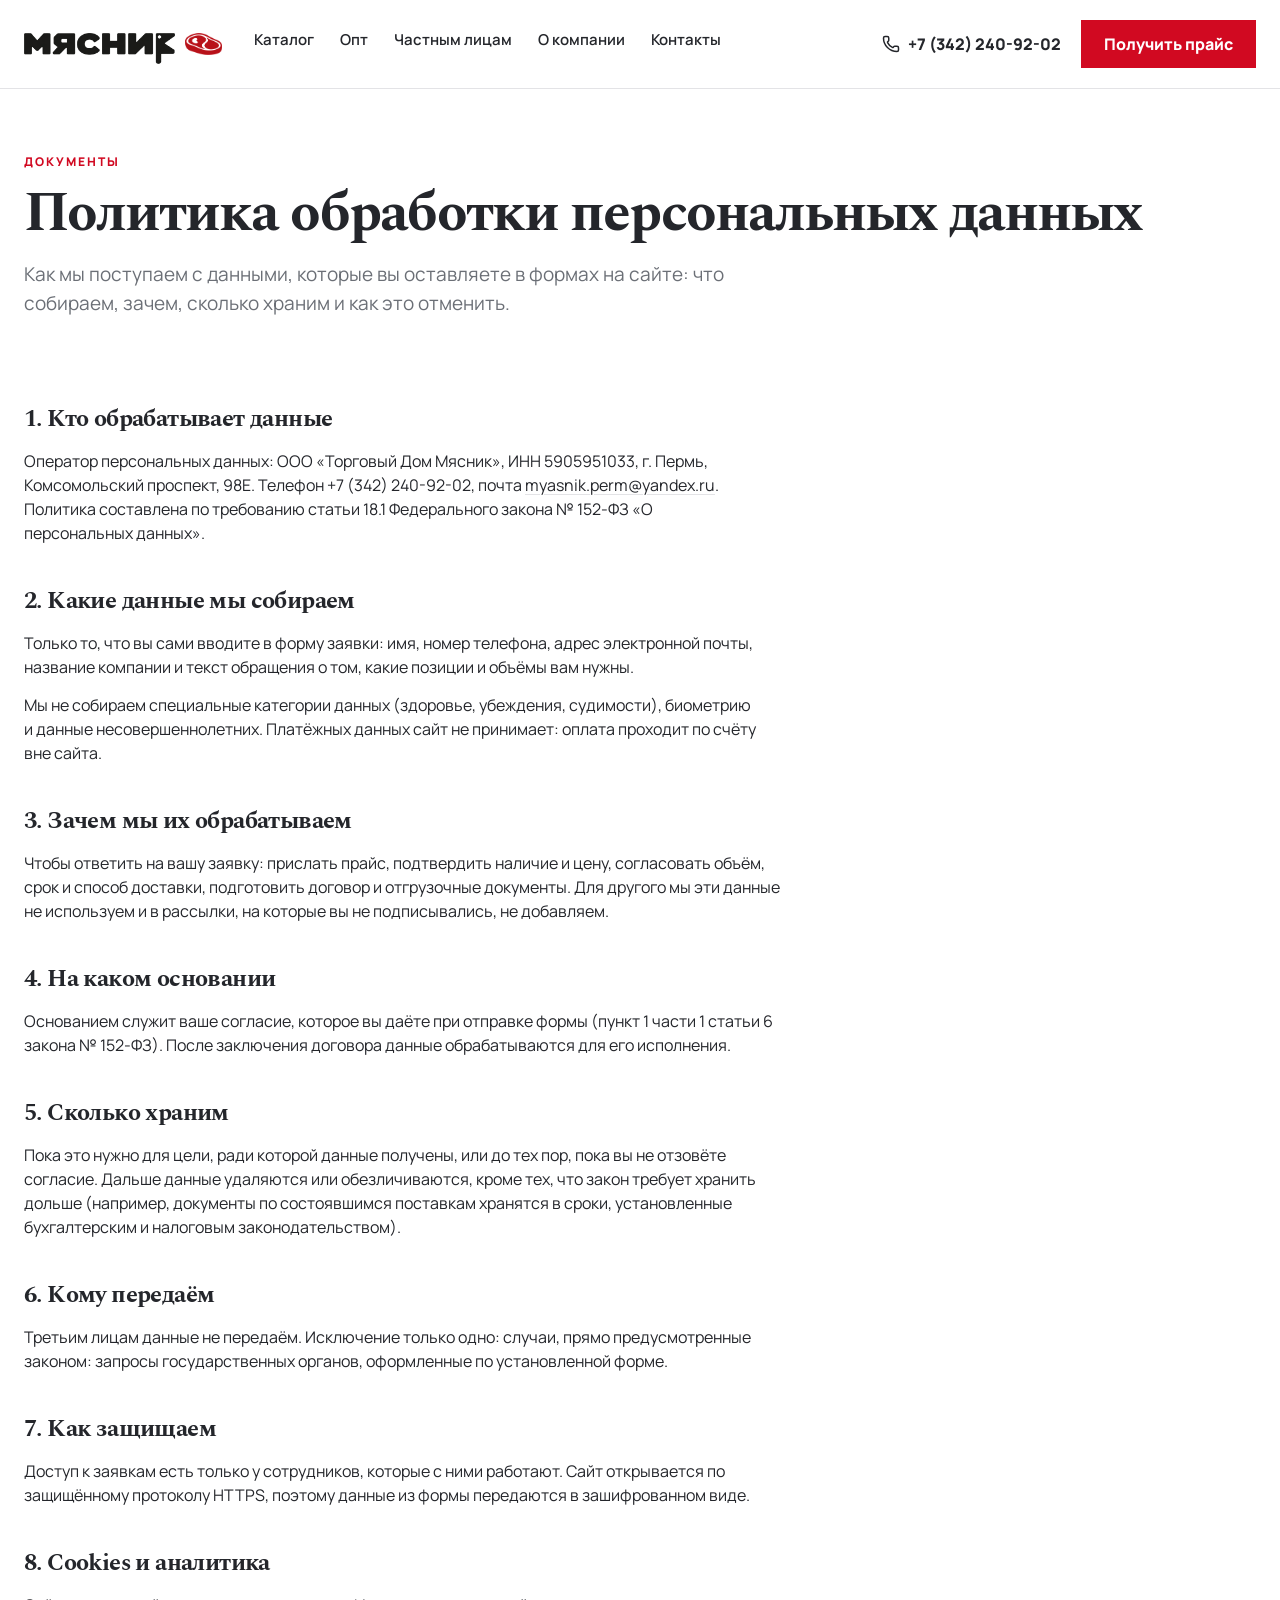
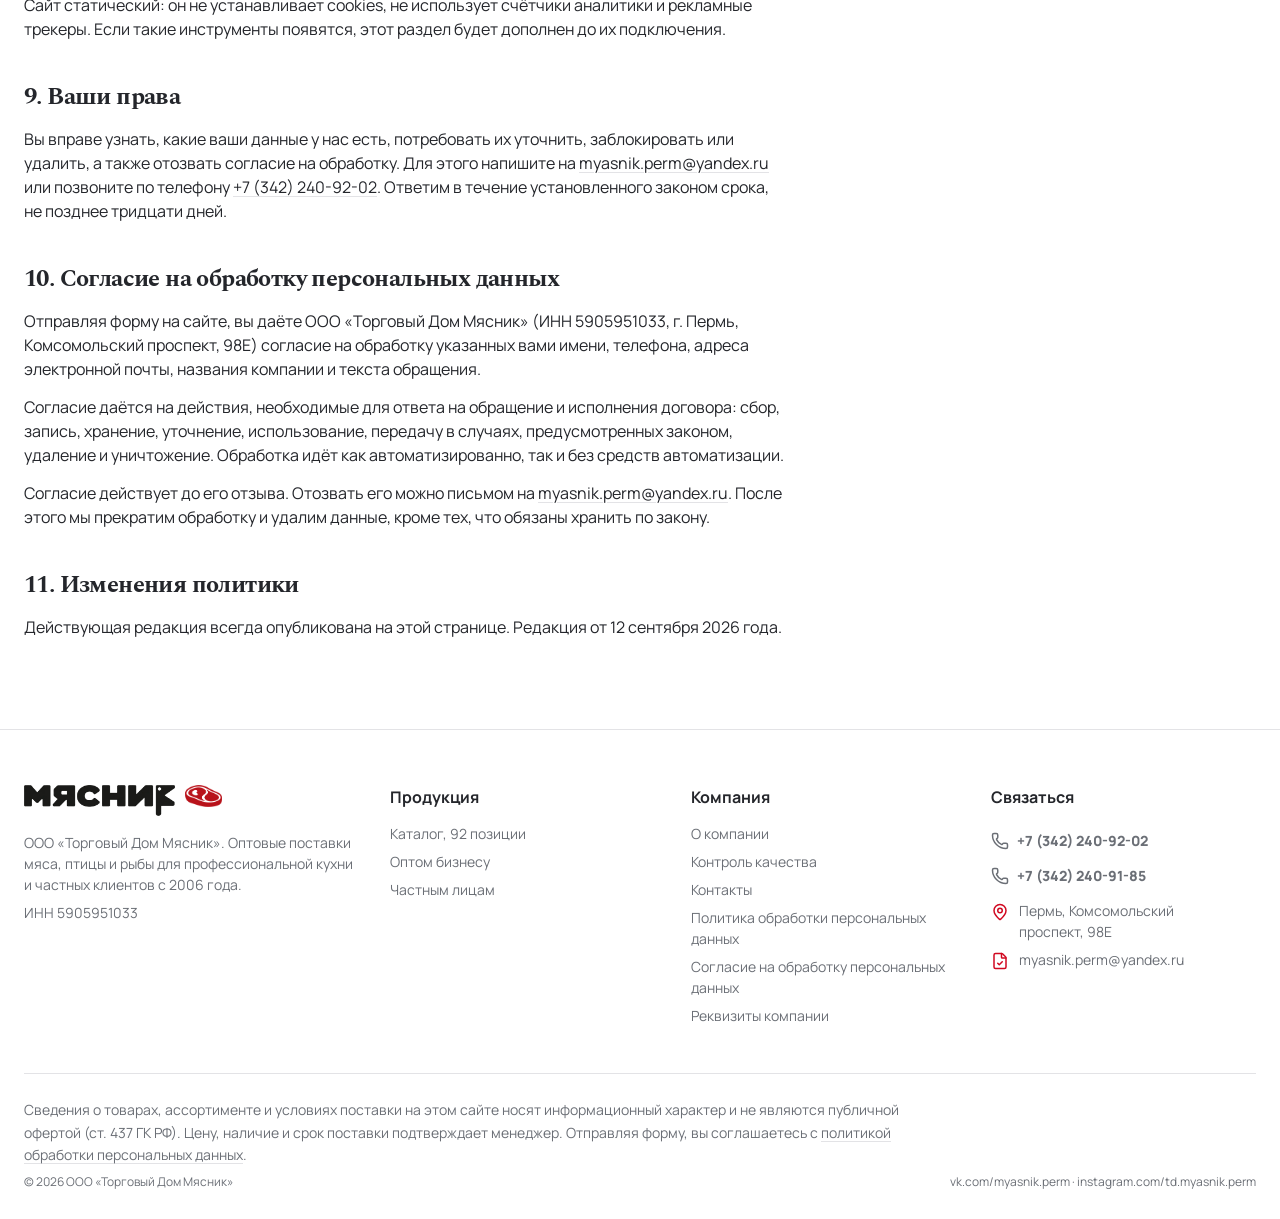
<file: privacy.html>
<!doctype html><html lang="ru"><head><meta charset="utf-8"><meta name="viewport" content="width=device-width,initial-scale=1"><title>Политика обработки персональных данных · ТД «Мясник»</title><meta name="description" content="Как ТД «Мясник» обрабатывает персональные данные, оставленные через формы на сайте: какие данные, зачем, сколько хранятся и как отозвать согласие."><link rel="icon" href="favicon.ico?v=3" sizes="any"><link rel="apple-touch-icon" href="assets/logo-icon.png?v=3"><link rel="preconnect" href="https://fonts.googleapis.com"><link rel="preconnect" href="https://fonts.gstatic.com" crossorigin><link href="https://fonts.googleapis.com/css2?family=Manrope:wght@400;500;600;700;800&family=Spectral:wght@500;600;700&display=swap" rel="stylesheet"><link rel="stylesheet" href="site.css"></head><body>
<header class="header"><div class="wrap header-in"><a class="logo" href="index.html"><img class="logo-mark" src="assets/logo-mark.webp" width="396" height="240" alt="" loading="eager"><span class="logo-w"><img src="assets/logo-word.webp" width="532" height="109" alt="Мясник"></span></a><nav class="nav"><a href="katalog.html">Каталог</a><a href="opt.html">Опт</a><a href="chastnym.html">Частным лицам</a><a href="o-kompanii.html">О компании</a><a href="kontakty.html">Контакты</a></nav><a class="phone" href="tel:+73422409202"><svg class="icon icon-sm" viewBox="0 0 24 24" fill="none" stroke="currentColor" stroke-width="2" stroke-linecap="round" stroke-linejoin="round"><path d="M13.832 16.568a1 1 0 0 0 1.213-.303l.355-.465A2 2 0 0 1 17 15h3a2 2 0 0 1 2 2v3a2 2 0 0 1-2 2A18 18 0 0 1 2 4a2 2 0 0 1 2-2h3a2 2 0 0 1 2 2v3a2 2 0 0 1-.8 1.6l-.468.351a1 1 0 0 0-.292 1.233 14 14 0 0 0 6.392 6.384"/></svg>+7 (342) 240-92-02</a><a class="button accent" href="kontakty.html#price">Получить прайс</a><button class="burger" type="button" aria-label="Меню" aria-expanded="false"><svg class="icon" viewBox="0 0 24 24" fill="none" stroke="currentColor" stroke-width="2" stroke-linecap="round"><path d="M4 7h16"/><path d="M4 12h16"/><path d="M4 17h16"/></svg></button></div><nav class="wrap mobile-nav"><a href="katalog.html">Каталог</a><a href="opt.html">Опт</a><a href="chastnym.html">Частным лицам</a><a href="o-kompanii.html">О компании</a><a href="kontakty.html">Контакты</a><a href="kontakty.html#price">Получить прайс</a></nav></header>
<main>

<section class="page-hero"><div class="wrap">
  <div class="ph-kick">Документы</div>
  <h1>Политика обработки персональных данных</h1>
  <p class="lead">Как мы поступаем с данными, которые вы оставляете в формах на сайте: что собираем, зачем, сколько храним и как это отменить.</p>
</div></section>

<section class="section"><div class="wrap doc">

<h2>1. Кто обрабатывает данные</h2>
<p>Оператор персональных данных: ООО «Торговый Дом Мясник», ИНН 5905951033,
г. Пермь, Комсомольский проспект, 98Е. Телефон +7 (342) 240-92-02,
почта <a href="mailto:myasnik.perm@yandex.ru">myasnik.perm@yandex.ru</a>.
Политика составлена по требованию статьи 18.1 Федерального закона
№ 152-ФЗ «О персональных данных».</p>

<h2>2. Какие данные мы собираем</h2>
<p>Только то, что вы сами вводите в форму заявки: имя, номер телефона,
адрес электронной почты, название компании и текст обращения о том, какие
позиции и объёмы вам нужны.</p>
<p>Мы не собираем специальные категории данных (здоровье, убеждения,
судимости), биометрию и данные несовершеннолетних. Платёжных данных
сайт не принимает: оплата проходит по счёту вне сайта.</p>

<h2>3. Зачем мы их обрабатываем</h2>
<p>Чтобы ответить на вашу заявку: прислать прайс, подтвердить наличие
и цену, согласовать объём, срок и способ доставки, подготовить договор
и отгрузочные документы. Для другого мы эти данные не используем и в
рассылки, на которые вы не подписывались, не добавляем.</p>

<h2>4. На каком основании</h2>
<p>Основанием служит ваше согласие, которое вы даёте при отправке формы
(пункт 1 части 1 статьи 6 закона № 152-ФЗ). После заключения договора
данные обрабатываются для его исполнения.</p>

<h2>5. Сколько храним</h2>
<p>Пока это нужно для цели, ради которой данные получены, или до тех
пор, пока вы не отзовёте согласие. Дальше данные удаляются или
обезличиваются, кроме тех, что закон требует хранить дольше
(например, документы по состоявшимся поставкам хранятся в сроки, установленные
бухгалтерским и налоговым законодательством).</p>

<h2>6. Кому передаём</h2>
<p>Третьим лицам данные не передаём. Исключение только одно: случаи, прямо
предусмотренные законом: запросы государственных органов,
оформленные по установленной форме.</p>

<h2>7. Как защищаем</h2>
<p>Доступ к заявкам есть только у сотрудников, которые с ними работают.
Сайт открывается по защищённому протоколу HTTPS, поэтому данные из формы
передаются в зашифрованном виде.</p>

<h2>8. Cookies и аналитика</h2>
<p>Сайт статический: он не устанавливает cookies, не использует счётчики
аналитики и рекламные трекеры. Если такие инструменты появятся, этот
раздел будет дополнен до их подключения.</p>

<h2>9. Ваши права</h2>
<p>Вы вправе узнать, какие ваши данные у нас есть, потребовать их
уточнить, заблокировать или удалить, а также отозвать согласие на
обработку. Для этого напишите на
<a href="mailto:myasnik.perm@yandex.ru">myasnik.perm@yandex.ru</a> или
позвоните по телефону <a href="tel:+73422409202">+7 (342) 240-92-02</a>.
Ответим в течение установленного законом срока, не позднее тридцати дней.</p>

<h2 id="soglasie">10. Согласие на обработку персональных данных</h2>
<p>Отправляя форму на сайте, вы даёте ООО «Торговый Дом Мясник»
(ИНН 5905951033, г. Пермь, Комсомольский проспект, 98Е) согласие на
обработку указанных вами имени, телефона, адреса электронной почты,
названия компании и текста обращения.</p>
<p>Согласие даётся на действия, необходимые для ответа на обращение и
исполнения договора: сбор, запись, хранение, уточнение, использование,
передачу в случаях, предусмотренных законом, удаление и уничтожение.
Обработка идёт как автоматизированно, так и без средств автоматизации.</p>
<p>Согласие действует до его отзыва. Отозвать его можно письмом на
<a href="mailto:myasnik.perm@yandex.ru">myasnik.perm@yandex.ru</a>.
После этого мы прекратим обработку и удалим данные, кроме тех, что
обязаны хранить по закону.</p>

<h2>11. Изменения политики</h2>
<p>Действующая редакция всегда опубликована на этой странице.
Редакция от 12 сентября 2026 года.</p>

</div></section>

</main>

<footer class="footer"><div class="wrap">
  <div class="foot-grid">
    <div><div class="logo"><img class="logo-mark" src="assets/logo-mark.webp" width="396" height="240" alt="" loading="eager"><span class="logo-w"><img src="assets/logo-word.webp" width="532" height="109" alt="Мясник"></span></div><p>ООО «Торговый Дом Мясник». Оптовые поставки мяса, птицы и рыбы для профессиональной кухни и частных клиентов с 2006 года.</p><p>ИНН 5905951033</p></div>
    <div><h4>Продукция</h4><a href="katalog.html">Каталог, 92 позиции</a><a href="opt.html">Оптом бизнесу</a><a href="chastnym.html">Частным лицам</a></div>
    <div><h4>Компания</h4><a href="o-kompanii.html">О компании</a><a href="o-kompanii.html#quality">Контроль качества</a><a href="kontakty.html">Контакты</a><a href="privacy.html">Политика обработки персональных данных</a><a href="privacy.html#soglasie">Согласие на обработку персональных данных</a><a href="kontakty.html#rekvizity">Реквизиты компании</a></div>
    <div><h4>Связаться</h4><a class="phone" href="tel:+73422409202"><svg class="icon icon-sm" viewBox="0 0 24 24" fill="none" stroke="currentColor" stroke-width="2" stroke-linecap="round" stroke-linejoin="round"><path d="M13.832 16.568a1 1 0 0 0 1.213-.303l.355-.465A2 2 0 0 1 17 15h3a2 2 0 0 1 2 2v3a2 2 0 0 1-2 2A18 18 0 0 1 2 4a2 2 0 0 1 2-2h3a2 2 0 0 1 2 2v3a2 2 0 0 1-.8 1.6l-.468.351a1 1 0 0 0-.292 1.233 14 14 0 0 0 6.392 6.384"/></svg>+7 (342) 240-92-02</a><a class="phone" href="tel:+73422409185"><svg class="icon icon-sm" viewBox="0 0 24 24" fill="none" stroke="currentColor" stroke-width="2" stroke-linecap="round" stroke-linejoin="round"><path d="M13.832 16.568a1 1 0 0 0 1.213-.303l.355-.465A2 2 0 0 1 17 15h3a2 2 0 0 1 2 2v3a2 2 0 0 1-2 2A18 18 0 0 1 2 4a2 2 0 0 1 2-2h3a2 2 0 0 1 2 2v3a2 2 0 0 1-.8 1.6l-.468.351a1 1 0 0 0-.292 1.233 14 14 0 0 0 6.392 6.384"/></svg>+7 (342) 240-91-85</a><p class="icon-line"><svg class="icon icon-sm" viewBox="0 0 24 24" fill="none" stroke="currentColor" stroke-width="2" stroke-linecap="round" stroke-linejoin="round"><path d="M20 10c0 4.993-5.539 10.193-7.399 11.799a1 1 0 0 1-1.202 0C9.539 20.193 4 14.993 4 10a8 8 0 0 1 16 0"/><circle cx="12" cy="10" r="3"/></svg><span>Пермь, Комсомольский проспект, 98Е</span></p><p class="icon-line"><svg class="icon icon-sm" viewBox="0 0 24 24" fill="none" stroke="currentColor" stroke-width="2" stroke-linecap="round" stroke-linejoin="round"><path d="M6 22a2 2 0 0 1-2-2V4a2 2 0 0 1 2-2h8a2.4 2.4 0 0 1 1.704.706l3.588 3.588A2.4 2.4 0 0 1 20 8v12a2 2 0 0 1-2 2z"/><path d="M14 2v5a1 1 0 0 0 1 1h5"/><path d="m9 15 2 2 4-4"/></svg><span>myasnik.perm@yandex.ru</span></p></div>
  </div>

  <div class="foot-bottom"><p class="fb-note">Сведения о товарах, ассортименте и условиях поставки на этом сайте носят информационный характер и не являются публичной офертой (ст. 437 ГК РФ). Цену, наличие и срок поставки подтверждает менеджер. Отправляя форму, вы соглашаетесь с <a href="privacy.html">политикой обработки персональных данных</a>.</p><div class="fb-row"><span>© 2026 ООО «Торговый Дом Мясник»</span><span>vk.com/myasnik.perm · instagram.com/td.myasnik.perm</span></div></div>
</div></footer>
<div class="toast"></div>
<script src="site.js"></script>
</body></html>
</file>
<file: site.css>
/* ==========================================================================
   ДИЗАЙН-СИСТЕМА ТД «МЯСНИК»
   Источник правды для всех визуальных правил. Меняешь токен здесь —
   правило применяется ко всем компонентам, которые на него ссылаются.
   Точечных переопределений (инлайн-стили, локальные <style>) быть не должно.

   Цвет — три цвета, без исключений: белый / графит / красный.
     --ink         текст и структура (графит, не чёрный и не бордовый)
     --muted       второстепенный текст на белом
     --inv-muted   второстепенный текст на закрашенной поверхности
                   (только внутри .banner — единственные не-белые блоки)
     --bg / --paper фон страницы и панелей — везде белый
     --line        разделители и рамки (нейтральный серый, без тепла)
     --brand       акцентный красный — единственный цвет, кроме графита

   Никаких дополнительных «фирменных» тёмных/бордовых поверхностей: не
   вводить второй тёмный тон вместо --ink, не заливать секции цветом.

   Радиус
     --radius-lg  контейнеры контента: медиа, карточки, баннеры
     --radius-sm  интерактивные элементы: кнопки, поля ввода

   Шрифт
     --serif      заголовки (Spectral)
     --sans       текст интерфейса (Arial)

   Шаг сетки/отступов: 8 · 12 · 16 · 20 · 24 · 32 · 40 · 56 · 72 · 96
   ========================================================================== */

:root{
  --ink:#24262b;
  --muted:#6b6f76;
  --inv-muted:rgba(255,255,255,.72);
  --bg:#fff;
  --paper:#fff;
  --line:#e3e3e6;
  --brand:#d10921;
  --radius-lg:0;
  --radius-sm:0;
  --serif:'Spectral',Georgia,"Times New Roman",serif;
  --sans:'Manrope',Arial,"Helvetica Neue",sans-serif;
}

*{box-sizing:border-box}
/* scroll-padding — чтобы якорные ссылки не заезжали под липкую шапку. */
html{scroll-behavior:smooth;scroll-padding-top:100px}
/* Именно clip, а не hidden: hidden делает html/body контейнером прокрутки,
   и position:sticky у шапки перестаёт держаться за экран. clip режет
   горизонтальный вылет так же, но контейнер прокрутки не создаёт. */
html,body{overflow-x:clip}
body{margin:0;background:var(--bg);color:var(--ink);font-family:var(--sans);font-size:16px;line-height:1.5}
a{color:inherit;text-decoration:none}
button,input,select,textarea{font:inherit}
.wrap{width:min(1280px,calc(100% - 48px));margin:auto}

h1,h2,h3,.title{font-family:var(--serif);color:var(--ink);margin:0}
/* Висячие слова. Заголовки и короткие подзаголовки разбиваем по строкам
   поровну, в обычных абзацах просто не оставляем последнее слово одно. */
h1,h2,h3,.title,.sec-head p,.prod h3,.card h3{text-wrap:balance}
p,.lead{text-wrap:pretty}

/* ---- Кнопки ------------------------------------------------------------ */
/* gap — чтобы иконка внутри кнопки не прилипала к тексту. */
.button{display:inline-flex;align-items:center;justify-content:center;gap:10px;min-height:48px;padding:0 22px;border:1px solid var(--ink);border-radius:var(--radius-sm);font-weight:800;background:var(--ink);color:#fff;cursor:pointer}
.button.accent{background:var(--brand);color:#fff;border-color:var(--brand)}
.button.ghost{background:transparent;color:var(--ink);border-color:var(--ink)}
.button.invert{background:#fff;color:var(--ink);border-color:#fff}

/* ---- Топбар / шапка ----------------------------------------------------- */
.topbar{background:#fff;color:var(--muted);font-size:12px;border-bottom:1px solid var(--line)}
.topbar .wrap{height:34px;display:flex;align-items:center;justify-content:space-between;letter-spacing:.3px}
.header{position:sticky;top:0;z-index:20;background:rgba(255,255,255,.94);backdrop-filter:blur(18px);border-bottom:1px solid var(--line)}
.header-in{height:88px;display:flex;align-items:center}
/* Фирменный лок-ап: знак слева, надпись справа, под ней дескриптор.
   Знак и надпись — куски одного исходного логотипа, поэтому масштабируются
   только по высоте, ширина идёт из пропорций. */
/* Фирменный лок-ап: знак сверху, надпись под ним — как в оригинале
   логотипа. Знак заметно меньше надписи по высоте, иначе в строке шапки
   он перевешивает название. Размеры задаются только высотой, ширина
   идёт из пропорций исходника. */
/* Знак стоит НАД надписью, поэтому при центровании всего лок-апа сама
   надпись уезжает ниже строки меню на высоту знака. Зеркальный отступ
   снизу (знак + отбивка) возвращает надпись на общую линию с меню,
   телефоном и кнопкой, а знак остаётся значком над строкой. */
/* Важное про пропорции: в картинке надписи буквы занимают только верхние
   70% высоты — ниже уходит рукоять тесака в букве «К». Поэтому высота
   картинки задаётся с запасом (31px), чтобы САМИ БУКВЫ были 22px, вровень
   со знаком. Выравнивание по верху ставит знак на оптическую середину
   букв, а зеркальный отступ сверху — всю связку на линию меню. */
.logo{display:flex;align-items:flex-start;gap:10px;padding-top:9px;color:var(--ink)}
.logo-mark{height:22px;width:auto;display:block;flex:none;order:2}
.logo-w{display:block}
.logo-w img{height:31px;width:auto;display:block}
/* Шапка читается как два блока: слева знак и меню при нём, справа —
   контактный блок из телефона и кнопки. Меню стоит сразу за логотипом
   (40px), внутри меню 26px, внутри контактов 20px, а весь свободный
   остаток уходит между группами. Вертикальных разделителей нет намеренно. */
.nav{display:flex;gap:26px;margin-left:32px;font-size:15px;font-weight:600}
.nav a{padding-bottom:5px;border-bottom:2px solid transparent}
.nav a[aria-current="page"]{border-bottom-color:var(--brand)}
.header-in .phone{margin-left:auto}
.header-in .button{margin-left:20px}
.phone{display:inline-flex;align-items:center;gap:8px;font-weight:800;white-space:nowrap}
.phone .icon-sm{color:inherit}
/* Бургер рисуем иконкой, а не символом ☰: на iOS он подхватывается как
   эмодзи — синий и со своей метрикой, из-за чего съезжает с линии. */
.burger{display:none;align-items:center;justify-content:center;width:44px;height:44px;margin-left:auto;margin-right:-10px;padding:0;border:0;background:none;color:var(--ink);cursor:pointer}
.burger .icon{width:26px;height:26px}
.mobile-nav{display:none}

/* ---- Герой --------------------------------------------------------------- */
.hero{padding:72px 0 62px;overflow:hidden}
.hero-grid{display:grid;grid-template-columns:1.04fr .96fr;gap:34px;align-items:center}
.hero h1{font-size:70px;line-height:.98;letter-spacing:-3.5px;margin-bottom:22px}
.lead{font-size:19px;color:var(--muted);max-width:650px;margin:0}
.actions{display:flex;gap:12px;flex-wrap:wrap;margin-top:28px}
/* Товар вместо картинки в рамке — вырезанный кадр, вылезающий за колонку
   к краю экрана. Высота ячейки фиксирована, у картинки задана только
   height:100% — перетекание строго горизонтальное, без наезда на подпись
   снизу; ширина сама следует из пропорций кадра. */
.hero-shot{position:relative;height:460px;overflow:hidden;border:1px solid var(--line)}
.hero-photo{width:100%;height:100%;object-fit:cover;display:block}
.shot-tag{display:flex;align-items:baseline;gap:10px;margin-top:20px;padding-top:14px;border-top:1px solid var(--line);font-size:12px;color:var(--muted)}
.shot-tag b{font-family:var(--serif);font-size:15px;color:var(--ink);text-transform:uppercase;letter-spacing:.5px}

/* ---- Секции --------------------------------------------------------------- */
.section{padding:76px 0}
.section.white{background:var(--paper)}
.sec-head{display:flex;justify-content:space-between;align-items:flex-end;gap:30px;margin-bottom:34px}
.sec-head h2,.title{font-size:52px;line-height:1.02;letter-spacing:-2px}
.sec-head p{max-width:450px;color:var(--muted);margin:0}

/* ---- Сетки и карточки ----------------------------------------------------- */
.grid4{display:grid;grid-template-columns:repeat(4,1fr);gap:2px}
.grid3{display:grid;grid-template-columns:repeat(3,1fr);gap:2px}
/* Модификатор «рамочной» сетки — общие линии между ячейками вместо гэпа,
   как в спецификации/прайс-листе. Один приём, переиспользуется везде,
   где контент представляет собой параллельные однородные данные:
   статистика в герое, сегменты клиентов, шаги процесса поставки. */
.grid-framed{gap:0;border-top:1px solid var(--line);border-left:1px solid var(--line)}
.grid-framed>*{border-right:1px solid var(--line);border-bottom:1px solid var(--line)}
.card{background:#fff;border:1px solid var(--line);border-radius:var(--radius-lg);overflow:hidden}
.card-pad{padding:25px}
.card h3{font-size:27px;line-height:1.12;margin-bottom:12px}
.card p{color:var(--muted);margin:0}
.card .photo{height:250px;background-size:cover;background-position:center}
.card .photo--crop{background-position:72% center}
.card .photo--muted{filter:saturate(.65)}
.link{display:inline-block;margin-top:20px;font-size:12px;font-weight:900;text-transform:uppercase;letter-spacing:1.4px}

/* ---- Иконки: одна система на базе Lucide (ISC), инлайн SVG --------------
   .icon — сам символ (наследует размер и цвет от контейнера).
   .icon-badge — квадратная плашка с обводкой: единственный визуальный якорь
   для сегментов и шагов процесса вместо цифр/линий. Обводка, не заливка —
   спокойнее и строже; одинаково работает на любом фоне, потому что цвет
   всегда брендовый, а не завязан на фон секции. */
.icon{width:24px;height:24px;display:block}
.icon-badge{width:52px;height:52px;border:1.5px solid var(--brand);color:var(--brand);display:flex;align-items:center;justify-content:center;margin-bottom:22px}
.icon-badge .icon{width:24px;height:24px}
.icon-sm{width:18px;height:18px;color:var(--brand);flex:none}

/* Сегменты клиентов — категории, не процесс: без нумерации, якорь — иконка.
   Отступ даёт рамка ячейки (.grid-framed), не сам компонент. */
.segment{padding:28px 24px}
.segment h3{font-size:24px;margin-bottom:8px}
.segment p{color:var(--muted);margin:0}

/* Шаги процесса поставки — реальная последовательность; порядок читается
   из расположения в сетке и иконок, отдельный номер не нужен. */
.process-step{padding:28px 24px}
.process-step h3{font-size:21px;margin-bottom:8px}
.process-step p{color:var(--muted);margin:0}

/* Список клиентов — текстом, без имитации логотипов. */
.client-names{display:flex;flex-wrap:wrap;gap:10px 28px;margin-top:42px;font-family:var(--serif);font-size:19px;color:var(--muted)}

/* Мелкие инлайн-иконки при подписях (контакты, телефоны, документы). */
.icon-line{display:flex;align-items:flex-start;gap:10px}
.icon-line .icon-sm{margin-top:3px}

/* ---- Форма запроса прайса ---------------------------------------------- */
.filter{border:1px solid var(--line);padding:28px;background:#f7f7f8}
/* В форме заголовок и пояснение идут в столбик: разнесённые по краям,
   они висели на разной высоте и не читались как одна шапка блока. */
.filter .sec-head{display:block;margin-bottom:22px}
.filter .sec-head h2{font-size:35px;line-height:1.1}
.filter .sec-head p{max-width:640px;margin-top:9px}
.filter-row{display:grid;grid-template-columns:repeat(3,1fr) auto;gap:10px}
.field{height:50px;border:1px solid var(--line);background:#fff;padding:0 16px;min-width:0;border-radius:var(--radius-sm)}

/* ---- Баннер: один компонент для CTA-врезок (документы, быстрый заказ) —
   единственные не-белые поверхности на странице, кроме бренд-кнопок. */
.banner{display:grid;grid-template-columns:1fr auto;align-items:center;gap:28px;padding:36px 34px;margin-top:34px;border-radius:var(--radius-lg);color:#fff}
.banner--dark{background:var(--ink)}
.banner--brand{background:var(--brand)}
.banner h3{display:flex;align-items:center;gap:12px;font-size:30px;margin-bottom:8px;color:#fff}
.banner h3 .icon{width:26px;height:26px}
.banner p{color:var(--inv-muted);margin:0;max-width:440px}

/* ---- Контакты ------------------------------------------------------------- */
.cta{display:grid;grid-template-columns:1fr .8fr;gap:50px;align-items:start}
.contact-list{margin-top:20px;display:flex;flex-direction:column;gap:10px}
.contact-list p{margin:0}
.form{display:grid;grid-template-columns:1fr 1fr;gap:12px}
.form .field{height:56px}
.form textarea{grid-column:1/-1;min-height:120px;padding:16px;border-radius:var(--radius-sm)}
.form .button{grid-column:1/-1}


/* ---- Контакты: пара «что / значение» ------------------------------------
   Было: пять строк с иконками подряд и заголовок формы, попавший в ячейку
   сетки рядом с первым полем. Стало: подпись слева называет строку точнее
   любого значка, линии идут во всю ширину колонки, заголовок формы вынесен
   над полями. Шаг отступов внутри строки меньше, чем между строками. */
.contacts{border-top:1px solid var(--line)}
.c-row{display:grid;grid-template-columns:140px 1fr;gap:24px;padding:18px 0;border-bottom:1px solid var(--line)}
.c-l{padding-top:3px;font-size:11px;font-weight:800;letter-spacing:1.4px;text-transform:uppercase;color:var(--muted)}
.c-v{display:flex;flex-direction:column;gap:6px;font-size:17px;min-width:0;overflow-wrap:anywhere}
.c-v a{text-decoration:underline;text-decoration-color:var(--line);text-underline-offset:4px}
.c-v a:hover{color:var(--brand);text-decoration-color:var(--brand)}
.c-s{font-size:15px;color:var(--muted)}
.c-req{font-size:15px;color:var(--muted)}
.c-req .c-s{font-size:14px}
/* Заголовок и пояснение формы — на всю ширину сетки, а не в ячейке поля. */
.cta .form{align-content:start;border:1px solid var(--line);padding:32px}
.cta .form .title{grid-column:1/-1;margin-bottom:0;font-size:34px;letter-spacing:-1.2px}
.form-note{grid-column:1/-1;margin:0 0 10px;color:var(--muted);font-size:14px}
/* Футер: .footer p перебивал флексовую строку с иконкой — адрес и почта
   уезжали под значок. */
.footer .icon-line{display:flex}

/* ---- Футер ------------------------------------------------------------------ */
.footer{background:#fff;color:var(--ink);padding:55px 0 28px;border-top:1px solid var(--line)}
.footer .logo{color:var(--ink);padding-top:0;margin-bottom:16px}
.footer .logo small{color:var(--muted)}
.footer .phone{display:inline-flex;margin:7px 0}
.foot-grid{display:grid;grid-template-columns:1.25fr repeat(3,1fr);gap:35px}
.footer h4{margin:0 0 14px}
.footer a,.footer p{color:var(--muted);font-size:14px;display:block;margin:7px 0}
.foot-bottom{border-top:1px solid var(--line);margin-top:40px;padding-top:18px;color:var(--muted);font-size:12px;display:flex;justify-content:space-between}


/* ---- Правовой текст в футере и страница-документ ------------------------
   Требования 152-ФЗ не выносим отдельной полосой — это читалось вторым
   подвалом. Ссылки на документы живут в колонке «Компания», оговорка про
   оферту — в нижней строке над копирайтом, под той же линией. */
.foot-bottom{display:block}
.fb-note{max-width:900px;margin:0 0 14px;line-height:1.6}
.fb-row{display:flex;justify-content:space-between;gap:20px}
/* .footer a{display:block} делает ссылку внутри абзаца отдельной строкой —
   в сплошном тексте оговорки она должна оставаться в строке. */
.fb-note a{display:inline;text-decoration:underline;text-decoration-color:var(--line);text-underline-offset:3px}
.fb-note a:hover{color:var(--brand)}
.form-consent{grid-column:1/-1;margin:2px 0 0;color:var(--muted);font-size:12px;line-height:1.5}
.form-consent a{display:inline;text-decoration:underline;text-decoration-color:var(--line);text-underline-offset:3px}
.form-consent a:hover{color:var(--brand)}

/* Страница-документ: длину строки ограничиваем у самих абзацев, а не у
   обёртки — иначе .wrap со своим margin:auto утащит весь текст в центр
   страницы, и левый край разъедется с остальными страницами. */
.doc h2,.doc p{max-width:760px}
.doc h2{margin:38px 0 12px;font-size:24px;letter-spacing:-.6px}
.doc h2:first-child{margin-top:0}
.doc p{margin:0 0 14px;color:var(--ink)}
.doc a{text-decoration:underline;text-decoration-color:var(--line);text-underline-offset:3px}
.doc a:hover{color:var(--brand)}

.toast{position:fixed;right:20px;bottom:20px;background:var(--ink);color:#fff;padding:16px 20px;border-radius:var(--radius-sm);z-index:30;opacity:0;transform:translateY(20px);transition:.2s}
.toast.show{opacity:1;transform:none}


/* ---- Каталог: категория как экран + фасетные фильтры --------------------
   92 позиции одной лентой дают бесконечную страницу, по которой невозможно
   искать. Поэтому категория работает как экран: плитки сверху переключают
   выдачу, фильтры и сортировка действуют внутри выбранной категории.
   Все карточки лежат в разметке сразу — скрипт их показывает и прячет,
   ничего не догружая и не ломая работу без JS (тогда видно всё). */
.cats{display:grid;grid-template-columns:repeat(6,1fr);border-top:1px solid var(--line);border-left:1px solid var(--line);margin-bottom:46px}
/* min-width:0 обязателен: у ячейки грида минимальная ширина по умолчанию
   равна ширине содержимого, а внутри лежит кадр 1536px — без этого
   сетка распирает страницу на узком экране, и текст уезжает за край. */
.cat{min-width:0;border:0;border-right:1px solid var(--line);border-bottom:1px solid var(--line);background:#fff;padding:0;margin:0;cursor:pointer;color:var(--ink);font:inherit;text-align:left;display:flex;flex-direction:column}
.cat-ph{aspect-ratio:4/3;background:#fff;overflow:hidden}
.cat-ph img{width:100%;max-width:100%;height:100%;object-fit:contain;display:block}
/* min-height — чтобы подпись в две строки («Куриные полуфабрикаты»)
   не делала свою плитку выше соседних: ряд должен читаться линией. */
/* flex:1 — подпись занимает весь остаток ячейки. Иначе в ряду, который
   растянут двухстрочной подписью соседа, под коротким названием остаётся
   пустая полоса, и красная линия активной категории висит отдельно. */
.cat-t{flex:1;min-width:0;display:flex;align-items:baseline;justify-content:space-between;gap:10px;min-height:57px;padding:12px 14px;border-top:1px solid var(--line);font-size:13px;font-weight:700;line-height:1.25}
.cat-t b{font-size:12px;font-weight:700;color:var(--muted)}
.cat:hover .cat-t{color:var(--brand)}
/* Выбранная категория помечена так же, как активный пункт меню и вкладка
   витрины, — красной линией. Заливка графитом на ряду из двенадцати плиток
   читалась тяжёлой кляксой. */
.cat[aria-selected="true"]{box-shadow:inset 0 -3px 0 var(--brand)}
.cat[aria-selected="true"] .cat-t{font-weight:800}
.cat[aria-selected="true"] .cat-ph{background:#fcfcfd}

.cat-main{min-width:0;padding-top:26px;border-top:1px solid var(--line)}
/* Название категории и сортировка выравниваются по верхней строке:
   при выравнивании по низу селект уезжал под подпись «N позиций». */
.cat-bar{display:flex;align-items:flex-start;justify-content:space-between;gap:20px;padding-bottom:18px;margin-bottom:26px;border-bottom:1px solid var(--line)}
/* line-height по умолчанию (1.5) давал заголовку высокую коробку с пустым
   полем сверху — визуально название висело ниже селекта при одинаковом
   верхе. Прижимаем строку к тексту. */
.cat-bar h2{font-size:30px;letter-spacing:-1px;line-height:1.12}
.cat-bar .n{margin-top:5px;font-size:13px;color:var(--muted)}
.sortby{display:flex;align-items:center;gap:10px;font-size:13px;color:var(--muted);white-space:nowrap}
.sortby select{height:44px;padding:0 12px;border:1px solid var(--line);border-radius:var(--radius-sm);background:#fff;color:var(--ink);font-weight:700}
/* Без колонки фильтров карточкам достаётся вся ширина — четыре в ряд,
   как в остальных сетках сайта. Селектор с .cat-main — чтобы не спорить
   с общим правилом .prods ниже по файлу. */
.cat-main .cat-grid{grid-template-columns:repeat(4,1fr)}
/* Карточка — флексовая, поэтому скрытие нужно объявить явно. */
.prod[hidden]{display:none}
/* Категория из одной-двух карточек: карточка занимает половину ряда и
   раскладывается горизонтально — кадр слева, прайс справа. */
.cat-grid.few .prod{grid-column:span 2;flex-direction:row}
.cat-grid.few .prod .ph{flex:0 0 44%;aspect-ratio:auto;min-height:260px;border-bottom:0;border-right:1px solid var(--line)}
.cat-grid.few .prod .p-pad{justify-content:center}
.cat-grid.few .prod h3{font-size:19px}
.cat-grid.few .prod .price{margin-top:16px}

/* Цена и кнопка прижаты к низу: названия разной длины не должны ломать ряд. */
.cat-grid .prod .price{margin-top:auto;padding-top:12px}

/* Нижний блок каталога — кадр и текст одной плоскостью. */
.promo{display:grid;grid-template-columns:1.05fr .95fr;border:1px solid var(--line);background:#fff}
.promo-ph{min-height:320px;overflow:hidden}
.promo-ph img{width:100%;height:100%;object-fit:cover;display:block}
.promo-t{align-self:center;padding:46px}
.promo-t h2{margin:6px 0 14px;font-size:38px;letter-spacing:-1.4px}
.promo-t p{margin:0 0 26px;color:var(--muted)}

/* Шапка ломается раньше, чем сетка контента: на 5 пунктов навигации +
   телефон + кнопку не хватает места уже под 1180px, хотя герою и карточкам
   там ещё вполне просторно. Поэтому переключение на бургер — отдельный,
   более широкий брейкпоинт, не завязанный на брейкпоинт сетки ниже. */
@media(max-width:1180px){
  .nav,.header .phone,.header .button{display:none}
  .burger{display:flex}
  .mobile-nav.open{display:grid;padding:15px 0 25px;gap:14px}
}

@media(max-width:900px){
  .fb-row{flex-direction:column;gap:8px}
  .c-row{grid-template-columns:1fr;gap:6px;padding:14px 0}
  .cta .form{padding:22px}
  .cta .form .title{font-size:28px}
  .wrap{width:min(100% - 28px,680px)}
  .topbar{display:none}
  .hero{padding:40px 0}
  .hero-grid,.cta,.banner{grid-template-columns:1fr}
  .hero h1{font-size:48px}
  .hero-shot{height:280px;margin-top:28px}
  .hero-photo{width:100%;height:100%;object-fit:cover}
  .shot-tag{margin-top:14px}
  .grid4,.grid3{grid-template-columns:1fr 1fr}
  .filter-row{grid-template-columns:1fr}
  .sec-head{display:block}
  .sec-head h2,.title{font-size:40px}
  .section{padding:55px 0}
  .foot-grid{grid-template-columns:1fr 1fr}
  .form{grid-template-columns:1fr}
  .form textarea,.form .button{grid-column:auto}
  .header-in{height:72px}
}
@media(max-width:540px){
  .grid4,.grid3,.foot-grid{grid-template-columns:1fr}
  .hero h1{font-size:40px}
  .sec-head h2,.title{font-size:34px}
  .hero-grid{gap:22px}
}

.clients-head{margin-top:58px}

/* ================= МНОГОСТРАНИЧНИК ================= */
.nav a.active::after{content:"";display:block;height:2px;background:var(--brand);margin-top:5px}
.center{text-align:center;margin-top:34px}
.ph-kick,.st-kick{font-size:12px;font-weight:800;letter-spacing:2px;text-transform:uppercase;color:var(--brand);margin-bottom:14px}
.page-hero{padding:64px 0 44px}
/* Заголовок страницы и первый блок под ним — одна связка: 44+76px
   между ними читались как разрыв, а не как отступ. */
.page-hero+.section{padding-top:40px}
.page-hero h1{font-size:56px;line-height:1.02;letter-spacing:-2px;margin:0 0 18px}
.page-hero .lead{max-width:720px}
.page-hero-grid{display:grid;grid-template-columns:1.1fr .9fr;gap:44px;align-items:center}
.ph-media,.story-media{aspect-ratio:3/2;border:1px solid var(--line);overflow:hidden}
.ph-media img,.story-media img{width:100%;height:100%;object-fit:cover;display:block}

/* Две плитки-развилки */
.split{display:grid;grid-template-columns:1fr 1fr;gap:16px}
.split-tile{position:relative;min-height:420px;display:flex;align-items:flex-end;overflow:hidden;border:1px solid var(--line);color:#fff}
.split-tile img{position:absolute;inset:0;width:100%;height:100%;object-fit:cover;z-index:0}
.split-tile::after{content:"";position:absolute;inset:0;z-index:1;background:linear-gradient(180deg,rgba(20,21,24,.12),rgba(20,21,24,.85))}
.split-tile .st-in{position:relative;z-index:2;padding:36px}
.split-tile h2{color:#fff;font-size:34px;line-height:1.04;margin:0 0 10px}
.split-tile p{color:rgba(255,255,255,.82);margin:0 0 16px;max-width:430px}
.split-tile .st-kick{color:#fff;opacity:.92}
.st-link{display:inline-flex;align-items:center;gap:8px;font-weight:800;text-transform:uppercase;letter-spacing:1px;font-size:13px}
.side-facts{display:flex;flex-direction:column}
.fact{display:flex;gap:18px;padding:24px 0;border-top:1px solid var(--line)}
.fact:first-child{border-top:0;padding-top:0}
.fact .icon-badge{margin-bottom:0;flex:none}
.fact h3{font-size:20px;margin:0 0 6px}
.fact p{color:var(--muted);margin:0}

/* Витрина: вкладки + карточки товара */
.tabs{display:flex;gap:4px;border-bottom:1px solid var(--line);margin-bottom:30px}
.tab-btn{padding:14px 20px;font-weight:800;font-size:15px;background:none;border:0;border-bottom:2px solid transparent;margin-bottom:-1px;cursor:pointer;color:var(--muted)}
.tab-btn.active{color:var(--ink);border-bottom-color:var(--brand)}
.tab-panel{display:none}
.tab-panel.is-active{display:grid}
.prods{grid-template-columns:repeat(4,1fr);gap:16px}
.prod{position:relative;border:1px solid var(--line);background:#f2f2f4;display:flex;flex-direction:column}
.prod .ph{aspect-ratio:4/3;background:#fff;display:flex;align-items:center;justify-content:center;border-bottom:1px solid var(--line)}
.prod .icon-ph{width:46px;height:46px;color:#c9c9cd}
.prod .pbadge{position:absolute;top:12px;left:12px;background:var(--brand);color:#fff;font-size:11px;font-weight:800;letter-spacing:.5px;padding:5px 9px;text-transform:uppercase;z-index:2}
.prod .p-pad{padding:18px;display:flex;flex-direction:column;flex:1}
.prod h3{font-size:16px;line-height:1.2;margin:0 0 6px}
.prod .meta{font-size:12px;color:var(--muted)}
/* Варианты одного товара — разные производители, фасовка и состояние.
   Раньше каждый вариант был отдельной карточкой с тем же кадром, и ряд
   превращался в четыре одинаковые фотографии. Теперь это строки прайса
   внутри одной карточки: маркеров нет, различает их отбивка. */
.vars{list-style:none;margin:0;padding:0;display:flex;flex-direction:column;gap:5px}
.vars li{font-size:12px;line-height:1.35;color:var(--muted)}
.vars li+li{padding-top:5px;border-top:1px solid var(--line)}
.prod .price{font-weight:700;margin-top:10px;font-family:var(--serif)}
.prod .link{margin-top:14px;padding-top:0}

/* Реквизиты, story */
.req{margin-top:24px;padding:18px 20px;border:1px solid var(--line);font-size:13px;color:var(--muted)}
/* Текст истории выравнивается по верху кадра, а не по его середине:
   при центровании дата и заголовок повисали посреди фотографии. */
.story-row{display:grid;grid-template-columns:1fr 1fr;gap:48px;align-items:start;padding:52px 0;border-top:1px solid var(--line)}
.story-row:first-child{border-top:0}
.story-text h2{font-size:38px;line-height:1.05;letter-spacing:-1.5px;margin:0 0 16px}
.story-text p{color:var(--muted);margin:0;font-size:17px}

@media(max-width:900px){
  .split,.page-hero-grid,.story-row{grid-template-columns:1fr}
  .split-tile{min-height:320px}
  .prods{grid-template-columns:1fr 1fr}
  .page-hero h1{font-size:40px}
  .story-text h2{font-size:30px}
  .story-row .story-media,.page-hero-grid .ph-media{order:-1}
}
@media(max-width:540px){.prods{grid-template-columns:1fr}}

/* ---- Витрина-карусель (адаптация Berghaus New Arrivals/Best Sellers) ---- */
[hidden]{display:none!important}
.showcase .tabs{display:flex;align-items:center;gap:6px;border-bottom:1px solid var(--line);margin-bottom:26px}
.carousel-nav{margin-left:auto;display:flex;gap:8px;padding-bottom:8px}
.cnav{width:44px;height:44px;border:1px solid var(--line);background:#fff;color:var(--ink);display:flex;align-items:center;justify-content:center;cursor:pointer;padding:0}
.cnav:hover{border-color:var(--ink)}
.cnav:disabled{opacity:.3;cursor:default}
.cnav .icon{width:20px;height:20px}
.track{display:flex;gap:16px;overflow-x:auto;scroll-snap-type:x mandatory;scroll-behavior:smooth;scrollbar-width:none;-ms-overflow-style:none}
.track::-webkit-scrollbar{display:none}
.track>.prod{scroll-snap-align:start;flex:0 0 calc((100% - 48px)/4)}
@media(max-width:900px){.track>.prod{flex-basis:calc((100% - 16px)/2)}}
@media(max-width:540px){.track>.prod{flex-basis:86%}}

/* --- v3: белые карточки на серой витрине, круглое листание, каталог-фото, форма --- */
.prod{background:#fff}
.prod .ph img{width:100%;height:100%;object-fit:contain;display:block}
.sec-grey{background:#eef0f2}
.cctrl{display:flex;align-items:center;justify-content:center;gap:22px;margin-top:30px}
.cctrl .cnav{width:auto;height:auto;border:0;background:none;color:var(--ink);cursor:pointer;padding:4px;display:flex;align-items:center}
.cctrl .cnav:disabled{opacity:.25;cursor:default}
.cctrl .cnav .icon{width:24px;height:24px}
.dots{display:flex;align-items:center;gap:14px}
.dot{width:11px;height:11px;border-radius:50%;border:1.5px solid var(--ink);background:transparent;padding:0;cursor:pointer}
.dot.active{background:var(--ink)}
.cat-grid{display:grid;gap:16px}
.lead-form{display:grid;grid-template-columns:1fr 1fr 1fr auto;gap:14px;align-items:end}
.fld{display:flex;flex-direction:column;gap:7px}
.fld-l{font-size:12px;font-weight:700;color:var(--ink);text-transform:uppercase;letter-spacing:.5px}
.fld-l em{font-style:normal;font-weight:500;text-transform:none;letter-spacing:0;color:var(--muted)}
.lead-form .button{height:50px}
.call-cta{display:flex;align-items:center;justify-content:space-between;gap:24px;margin-top:26px;padding-top:24px;border-top:1px solid var(--line)}
.call-cta h3{font-size:22px;margin:0 0 4px}
.call-cta p{margin:0;color:var(--muted)}
@media(max-width:900px){
  .lead-form{grid-template-columns:1fr}
  .call-cta{flex-direction:column;align-items:flex-start}
}

/* Каталог: сетка плиток и колонок отдельными шагами — фильтры уезжают вниз
   позже, чем ломается сетка карточек. */
@media(max-width:1180px){.cats{grid-template-columns:repeat(4,1fr)}}
@media(max-width:1080px){.cat-main .cat-grid{grid-template-columns:repeat(3,1fr)}}
@media(max-width:820px){.cat-main .cat-grid{grid-template-columns:repeat(2,1fr)}
  .cat-grid.few .prod{grid-column:span 2}}
@media(max-width:900px){
  .cats{grid-template-columns:repeat(3,1fr);margin-bottom:30px}
  .cat-main{padding-top:24px}
  .promo{grid-template-columns:1fr}
  .promo-ph{min-height:220px}
  .promo-t{padding:30px}
  .promo-t h2{font-size:30px}
}
@media(max-width:540px){
  .cats{grid-template-columns:repeat(2,1fr)}
  .cat-main .cat-grid{grid-template-columns:1fr}
  .cat-grid.few .prod{grid-column:auto;flex-direction:column}
  .cat-grid.few .prod .ph{flex:none;aspect-ratio:4/3;min-height:0;border-bottom:1px solid var(--line);border-right:0}
  .cat-bar{flex-direction:column;align-items:flex-start;gap:14px}
}

@media(max-width:900px){
  /* Пальцем попасть: на телефоне зона нажатия у ссылок, стрелок и точек
     карусели должна быть заметно больше самой надписи. Растим отбивкой,
     а не размером текста — рисунок страницы не меняется. */
  .mobile-nav a{padding:9px 0}
  .footer a{margin:0;padding:8px 0}
  .footer .phone{margin:2px 0}
  .prod .link{padding:10px 0}
  .cctrl{gap:16px}
  .cctrl .cnav{padding:11px}
  .dot{position:relative}
  .dot::after{content:"";position:absolute;inset:-16px}
  /* Кнопки действия на узком экране — во всю ширину, в столбик. */
  .actions .button,.hero .actions .button,.page-hero .actions .button{width:100%}
}

@media(max-width:900px){html{scroll-padding-top:84px}}
</file>
